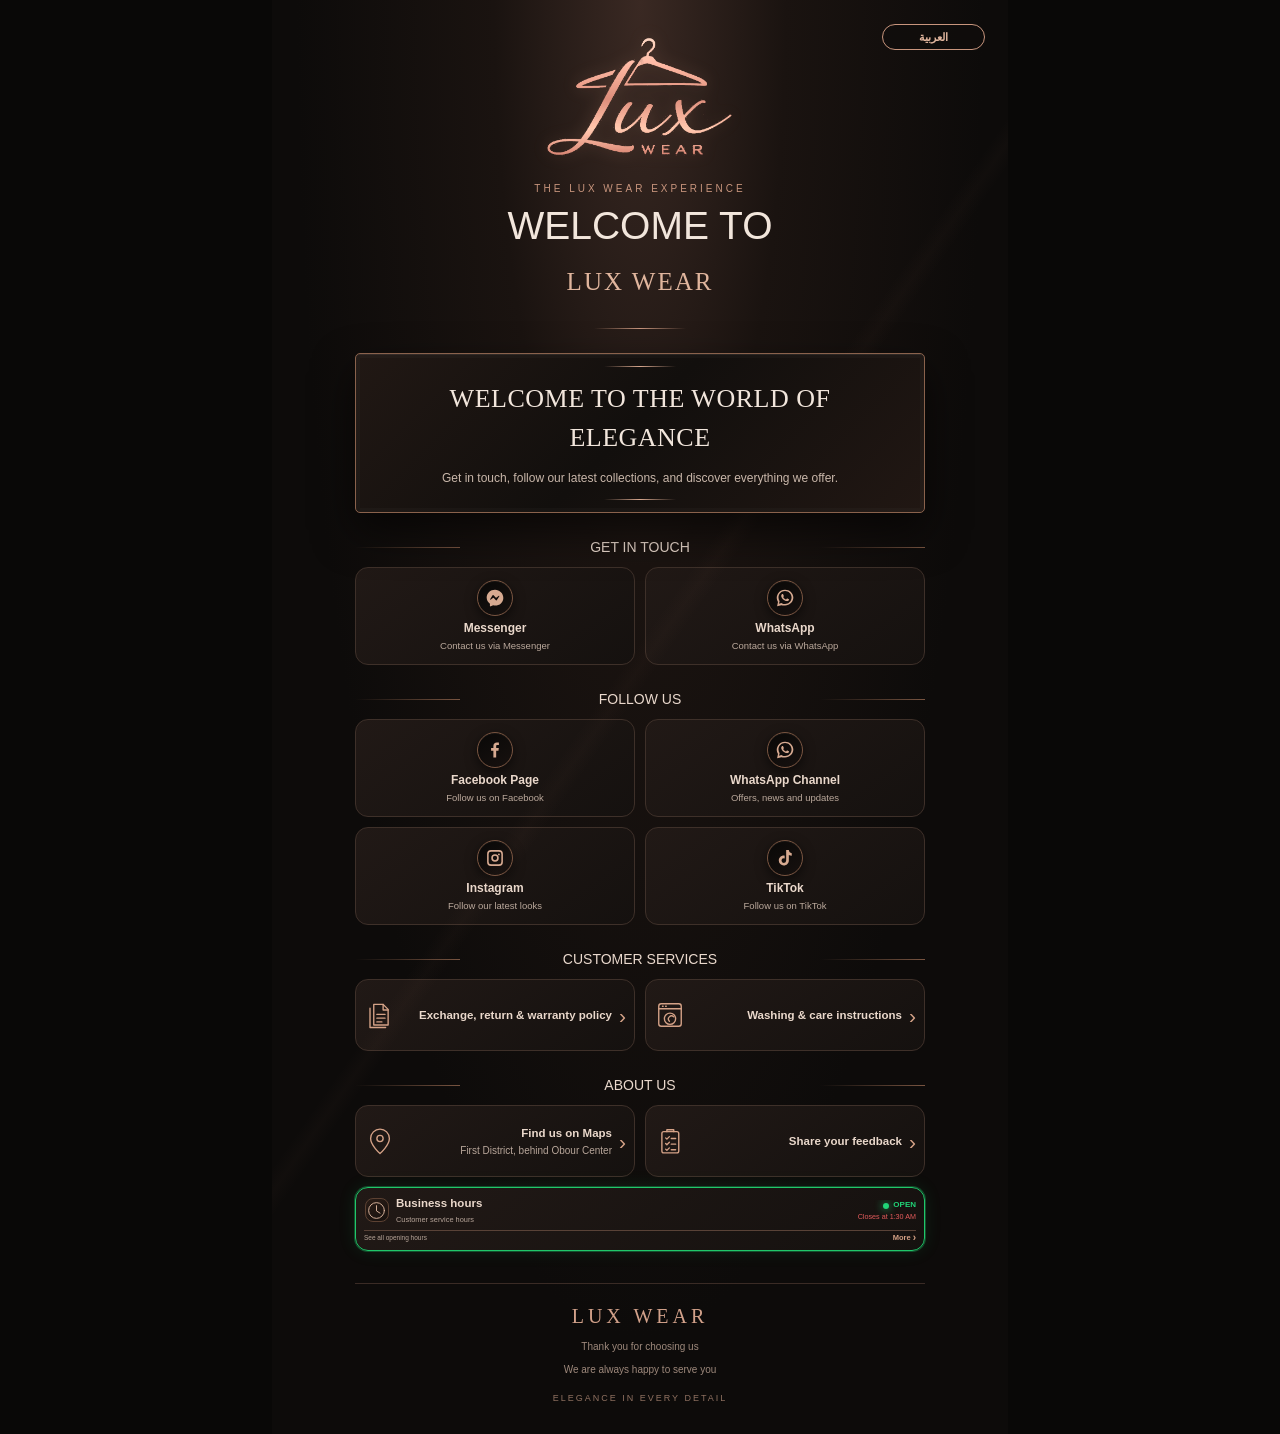
<file: index.html>
<!doctype html><html lang="ar" dir="rtl"><head><meta charset="utf-8"><meta name="viewport" content="width=device-width,initial-scale=1"><meta name="theme-color" content="#100d0c"><meta name="description" content="LUX WEAR — تواصل معنا وتابع صفحاتنا وخدماتنا."><title>LUX WEAR | الصفحة الرئيسية</title><style>
:root{--bg:#100d0c;--panel:#1b1512;--panel2:#241a16;--rose:#c8957d;--rose2:#e0b59d;--ivory:#f2e6dc;--muted:#b7a398;--line:#594237}*{box-sizing:border-box}body{margin:0;background:#090807;color:var(--ivory);font-family:Tahoma,Arial,sans-serif}.page{width:min(100%,736px);min-height:100vh;margin:auto;position:relative;overflow:hidden;background:radial-gradient(ellipse at 50% 0%,#3a2923 0,#1a1310 28%,#0d0b0a 66%);padding:34px 26px 28px}.page:before{content:"";position:absolute;inset:0;pointer-events:none;opacity:.22;background:linear-gradient(125deg,transparent 0 47%,#b77e6320 48%,transparent 49% 100%)}.top,.content,.footer{position:relative}.top{text-align:center}.logo{display:block;width:28.1%;height:auto;margin:0 auto 24px;filter:drop-shadow(0 0 8px #d99a7c35)}.eyebrow{font:10px Arial,sans-serif;letter-spacing:3px;color:var(--rose);margin-bottom:10px}.title{font-size:clamp(27px,5vw,39px);font-weight:500;margin:0;color:var(--ivory)}.subtitle{font-size:13px;line-height:2;color:#c2b1a5;margin:9px auto 0;max-width:440px}.ornament{height:1px;width:92px;margin:21px auto 24px;background:linear-gradient(90deg,transparent,var(--rose),transparent)}.search{max-width:570px;margin:0 auto;padding:23px 22px 19px;border:1px solid #795541;border-radius:18px;background:linear-gradient(145deg,#281d19,#17110f);box-shadow:0 15px 38px #0008,inset 0 1px #ffffff0c}.searchlabel{display:block;text-align:center;font-size:14px;color:#e9d7ca;margin-bottom:15px}.field{display:flex;gap:9px}.field input{flex:1;min-width:0;background:#0d0a09;border:1px solid #5e463a;border-radius:11px;color:#f4e8de;text-align:center;font-size:16px;padding:14px 12px;outline:none;letter-spacing:1px}.field input:focus{border-color:var(--rose2);box-shadow:0 0 0 3px #c8957d20}.field button{border:0;border-radius:11px;padding:0 21px;background:linear-gradient(135deg,#e0b69d,#b47d63);color:#211510;font-weight:700;font-size:13px;cursor:pointer}.hint{text-align:center;color:#9f8879;font-size:11px;margin-top:12px}.invoice{max-width:570px;margin:16px auto 0;padding:14px 17px;border:1px solid #3b2e28;border-radius:13px;background:#15110f;display:flex;align-items:center;gap:13px}.invicon{width:38px;height:38px;border-radius:10px;display:grid;place-items:center;color:var(--rose2);border:1px solid #654838;background:#251a16;font-size:19px;flex:none}.invoice p{margin:0;color:#bba99c;font-size:11px;line-height:1.9}.invoice b{color:#e2c4b2}.invoice .fieldname{display:inline-block;padding:2px 7px;margin:2px 2px;border:1px solid #73503e;border-radius:5px;color:#e8c4ae;background:#241a16;white-space:nowrap}.sectionhead{max-width:570px;margin:29px auto 12px;display:flex;justify-content:space-between;align-items:center}.sectionhead h2{font-size:14px;font-weight:500;margin:0;color:#ead9cd}.sectionhead span{font:10px Arial,sans-serif;letter-spacing:1px;color:#b88770}.codes{max-width:570px;margin:0 auto;display:grid;grid-template-columns:repeat(3,1fr);gap:9px}.codeitem{border:1px solid #3e3029;border-radius:11px;background:#191310;padding:11px;text-align:center}.codeitem b{display:block;color:#e0b59d;font:12px Arial,sans-serif;letter-spacing:1px;margin-bottom:5px}.codeitem span{font-size:10px;color:#bba99c}.result{display:none;max-width:570px;margin:20px auto 0}.result.show{display:block;animation:fade .3s ease}@keyframes fade{from{opacity:0;transform:translateY(8px)}to{opacity:1;transform:none}}.resulthead{padding:18px 19px;border:1px solid #6c4a39;border-radius:15px;background:linear-gradient(130deg,#281c17,#17110f);display:flex;justify-content:space-between;align-items:center;gap:10px}.resulthead h3{margin:0;font-size:20px;font-weight:500}.resulthead p{margin:6px 0 0;color:#b49e90;font-size:11px}.codepill{font:11px Arial,sans-serif;letter-spacing:1px;border:1px solid #825d49;border-radius:30px;padding:8px 11px;color:#e0b59d;white-space:nowrap}.grid{display:grid;grid-template-columns:1fr 1fr;gap:10px;margin-top:11px}.tile{border:1px solid #3e3029;border-radius:13px;background:linear-gradient(145deg,#211916,#15110f);padding:14px;min-height:108px}.tile .ico{color:#d5a287;font-size:19px;margin-bottom:8px}.tile b{display:block;font-size:12px;color:#ead8cb;margin-bottom:6px}.tile p{margin:0;font-size:11px;line-height:1.8;color:#b8a69a}.warning{border-inline-start:2px solid var(--rose);border-radius:8px;background:#241a16;padding:12px 14px;color:#cbb9ac;font-size:11px;line-height:1.9;margin-top:11px}.error{display:none;text-align:center;color:#e2a29b;font-size:12px;margin-top:12px}.footer{text-align:center;margin:34px auto 0;padding-top:21px;border-top:1px solid #3a2b25;color:#b99a87}.footer .brand{font:20px Georgia,serif;letter-spacing:4px;color:#d2a18a}.footer p{font-size:10px;line-height:1.8;color:#9e897c;margin:8px 0 0}.footer .small{font:9px Arial,sans-serif;letter-spacing:2px;color:#8f7161;margin-top:12px}@media(max-width:480px){.page{padding:25px 15px 23px}.logo{margin-bottom:20px}.search{padding:19px 15px}.field{flex-direction:column}.field button{padding:14px}.grid{gap:8px}.tile{padding:11px;min-height:116px}.resulthead h3{font-size:18px}.codes{grid-template-columns:repeat(2,1fr)}}

.page{container-type:inline-size}
.page .language{position:absolute;right:3.1%;top:1.7%;z-index:2;border:1.4px solid var(--rose);border-radius:999px;background:#100d0cb8;color:var(--rose2);font-size:1.8cqw;font-weight:bold;padding:1.05cqw 2.2cqw;min-width:16%;cursor:pointer}

/* Homepage content — matched to the Care Guide visual system */
a{color:inherit;text-decoration:none}button{font:inherit}
.welcome{position:relative;max-width:570px;margin:0 auto 22px;text-align:center;padding:25px 20px 23px;border:1px solid #8a624c;border-radius:5px;background:linear-gradient(135deg,#211814 0%,#120f0d 48%,#211713 100%);box-shadow:0 18px 42px #0009,inset 0 0 0 4px #ffffff05,inset 0 1px #ffffff12;overflow:hidden}
.welcome:before,.welcome:after{content:"";position:absolute;left:50%;transform:translateX(-50%);width:72px;height:1px;background:linear-gradient(90deg,transparent,#d7a78e,transparent)}
.welcome:before{top:12px}.welcome:after{bottom:12px}
.welcome-kicker{margin:0 0 10px;color:#f2e6dc;font:500 clamp(20px,3.8vw,26px) Georgia,serif;letter-spacing:.5px;line-height:1.5}
.welcome-brand{margin:0;color:#f2e6dc;font:500 clamp(23px,4.6vw,31px) Georgia,serif;letter-spacing:1.4px}
.welcome-note{margin:10px 0 0;color:#c9b7aa;font-size:12px;line-height:1.9}
.section-title{justify-content:center;text-align:center;gap:15px}
.section-title:before,.section-title:after{content:"";display:block;flex:1;max-width:105px;height:1px;background:linear-gradient(90deg,transparent,#795541)}
.section-title:after{background:linear-gradient(90deg,#795541,transparent)}
.section{max-width:570px;margin:26px auto 0}
.section-title{display:flex;align-items:center;justify-content:space-between;gap:10px;margin:0 0 12px;color:#ead9cd;font-size:14px;font-weight:500}
.section-title:after{content:"";height:1px;flex:1;background:linear-gradient(90deg,transparent,#795541)}
.grid{display:grid;grid-template-columns:repeat(2,minmax(0,1fr));gap:10px}
.social-card{min-height:108px;display:flex;flex-direction:column;align-items:center;justify-content:center;text-align:center;gap:5px;padding:12px 8px;border:1px solid #3e3029;border-radius:13px;background:linear-gradient(145deg,#211916,#15110f);transition:border-color .2s,transform .2s}
.social-card:hover,.action-card:hover{border-color:#c8957d;transform:translateY(-2px)}
.social-icon{width:40px;height:40px;display:grid;place-items:center;border-radius:50%;color:#d7aa91;background:linear-gradient(145deg,#090807,#17110f);border:1px solid #795541;box-shadow:inset 0 1px #ffffff0a,0 4px 12px #0008;margin-bottom:2px}
.social-icon svg{width:22px;height:22px;display:block}
.social-name{font-size:13px;font-weight:700;color:#ead8cb}
.social-desc{font-size:10px;color:#bba99c;line-height:1.5}
.action-card{min-height:78px;display:flex;align-items:center;gap:9px;padding:10px;border:1px solid #3e3029;border-radius:13px;background:linear-gradient(145deg,#211916,#15110f);transition:border-color .2s,transform .2s}
.action-icon{width:36px;min-width:36px;height:36px;display:grid;place-items:center;color:#d5a287}
.action-icon svg{width:34px;height:34px;stroke:currentColor}
.action-text{flex:1;min-width:0;font-size:12px;font-weight:700;line-height:1.6;color:#ead8cb}
.action-text small{display:block;color:#b8a69a;font-size:10px;font-weight:400}
.action-arrow{color:#d5a287;font-size:23px;line-height:1;margin-inline-start:auto}
html[dir="rtl"] .action-arrow{transform:scaleX(-1)}
.hours-card{grid-column:1/-1;position:relative;display:block;text-align:center;padding:12px 48px 11px;border:1.8px solid #3e3029;transition:border-color .25s,box-shadow .25s}.hours-card.open{border-color:#20c76a;box-shadow:0 0 0 1px #20c76a55,0 0 17px #20c76a20}.hours-card.closed{border-color:#f0444f;box-shadow:0 0 0 1px #f0444f55,0 0 17px #f0444f20}.hours-card .action-icon{position:absolute;inset-inline-start:12px;top:50%;transform:translateY(-50%)}.hours-card .action-arrow{position:absolute;inset-inline-end:12px;top:50%;transform:translateY(-50%)}html[dir="rtl"] .hours-card .action-arrow{transform:translateY(-50%) scaleX(-1)}.hours-card .action-text{display:block;width:100%;text-align:right}.hours-card .action-text>[data-ar],[data-en]{display:block;text-align:right}.hours-live{position:relative;display:flex;align-items:center;justify-content:flex-start;width:100%;min-height:20px;margin-top:4px;font-size:11px;font-weight:700;line-height:1.7}.hours-state-wrap{display:inline-flex;align-items:center;gap:6px;white-space:nowrap}.hours-dot{width:8px;height:8px;flex:none;border-radius:50%;background:currentColor;box-shadow:0 0 8px currentColor}.hours-live.open{color:#20d477}.hours-live.closed{color:#ff4b55}.hours-live small{position:absolute;left:50%;top:50%;transform:translate(-50%,-50%);display:block;white-space:nowrap;text-align:center;font-size:10px;font-weight:400;color:#c1afa3}.hours-live .digits{font-family:Arial,sans-serif;direction:ltr;unicode-bidi:isolate;letter-spacing:.2px}
.footer{max-width:570px;text-align:center;margin:32px auto 0;padding-top:21px;border-top:1px solid #3a2b25;color:#b99a87}
.footer .brand{font:20px Georgia,serif;letter-spacing:4px;color:#d2a18a}
.footer p{font-size:10px;line-height:1.8;color:#9e897c;margin:8px 0 0}
.footer .small{font:9px Arial,sans-serif;letter-spacing:2px;color:#8f7161;margin-top:12px}
@media(max-width:480px){.grid{gap:8px}.social-card{min-height:102px}.action-card{padding:9px}.section{margin-top:23px}}

/* LUX WEAR refinement: right-side hours layout + slightly more compact controls */
.hours-card{padding:11px 50px 10px 42px}
.hours-card .action-icon{right:12px;left:auto;inset-inline-start:auto;inset-inline-end:auto;top:50%;transform:translateY(-50%)}
.hours-card .action-arrow{left:12px;right:auto;inset-inline-start:auto;inset-inline-end:auto;top:50%;transform:translateY(-50%)}
html[dir="rtl"] .hours-card .action-arrow{transform:translateY(-50%)}
.hours-card .action-text,
.hours-card .action-text>[data-ar],
.hours-card .action-text>[data-en]{text-align:right}
.social-card{min-height:98px;padding:10px 7px;gap:4px}
.social-icon{width:36px;height:36px;margin-bottom:1px}
.social-icon svg{width:20px;height:20px}
.social-name{font-size:12px}
.social-desc{font-size:9.5px}
.action-card{min-height:72px;padding:8px;gap:7px}
.action-icon{width:32px;min-width:32px;height:32px}
.action-icon svg{width:30px;height:30px}
.action-text{font-size:11.5px}
.action-arrow{font-size:21px}
.page .language{padding:.8cqw 1.8cqw;min-width:14%;font-size:1.65cqw}
@media(max-width:480px){
 .social-card{min-height:94px;padding:9px 6px}
 .action-card{min-height:68px;padding:7px}
 .hours-card{padding:10px 46px 9px 38px}
 .hours-card .action-icon{right:9px}
 .hours-card .action-arrow{left:9px}
}

/* Language-aware layout: mirror all card content and hours controls with page direction */
html[dir="rtl"] .action-card{direction:rtl}
html[dir="ltr"] .action-card{direction:ltr}
html[dir="rtl"] .hours-card .action-icon{inset-inline-start:12px;inset-inline-end:auto;right:auto;left:auto}
html[dir="ltr"] .hours-card .action-icon{inset-inline-start:12px;inset-inline-end:auto;right:auto;left:auto}
.hours-card .action-arrow{inset-inline-end:12px;inset-inline-start:auto;right:auto;left:auto}
html[dir="rtl"] .hours-card .action-arrow{transform:translateY(-50%) scaleX(-1)}
html[dir="ltr"] .hours-card .action-arrow{transform:translateY(-50%)}
.hours-card .action-text,
.hours-card .action-text>[data-ar],
.hours-card .action-text>[data-en]{text-align:start}
.hours-live{direction:inherit;justify-content:flex-start}
.hours-live small{inset-inline-start:50%;left:auto;right:auto;transform:translate(-50%,-50%)}
html[dir="rtl"] .hours-live small{transform:translate(50%,-50%)}
html[dir="ltr"] .hours-live small{transform:translate(-50%,-50%)}

/* Final layout repair: keep the welcome centered and prevent hours/footer overlap */
.top,
.top .eyebrow,
.top .title,
.top .subtitle,
.welcome,
.welcome-kicker,
.welcome-note,
.footer,
.footer .brand,
.footer p,
.footer .small {
  text-align: center !important;
}
.welcome {
  direction: inherit;
  margin-left: auto !important;
  margin-right: auto !important;
}
.top .title,
.welcome-kicker,
.welcome-note {
  margin-left: auto;
  margin-right: auto;
}
.hours-card {
  display: flex !important;
  align-items: center !important;
  justify-content: space-between !important;
  gap: 10px !important;
  text-align: center !important;
  padding: 12px 14px !important;
  min-height: 88px;
}
.hours-card .action-icon,
.hours-card .action-arrow {
  position: static !important;
  inset: auto !important;
  right: auto !important;
  left: auto !important;
  top: auto !important;
  transform: none !important;
  flex: 0 0 auto;
}
.hours-card .action-text {
  display: flex !important;
  flex: 1 1 auto !important;
  flex-direction: column;
  align-items: center;
  justify-content: center;
  width: auto !important;
  min-width: 0;
  text-align: center !important;
  line-height: 1.7;
}
.hours-card .action-text > [data-ar],
.hours-card .action-text > [data-en] {
  display: block;
  width: 100%;
  text-align: center !important;
}
.hours-live {
  position: static !important;
  display: flex !important;
  flex-wrap: wrap;
  align-items: center;
  justify-content: center !important;
  gap: 4px 9px;
  width: 100%;
  min-height: 0 !important;
  margin-top: 3px;
  line-height: 1.6;
  direction: inherit;
}
.hours-live small {
  position: static !important;
  inset: auto !important;
  display: inline !important;
  transform: none !important;
  white-space: normal;
  text-align: center !important;
  font-size: 10px;
  line-height: 1.6;
}
.hours-state-wrap {
  display: inline-flex;
  align-items: center;
  gap: 5px;
}
.footer {
  margin-top: 32px !important;
  padding-top: 21px !important;
}
.footer p {
  display: flex;
  flex-direction: column;
  align-items: center;
  gap: 5px;
  margin: 10px 0 0 !important;
  line-height: 1.8 !important;
}
.footer p span {
  display: block;
  margin: 0;
  line-height: 1.8;
}
.footer .small {
  display: block;
  margin: 12px auto 0 !important;
  line-height: 1.6;
}
@media (max-width: 480px) {
  .hours-card { padding: 11px 10px !important; gap: 7px !important; }
  .hours-card .action-icon { width: 30px; min-width: 30px; height: 30px; }
  .hours-card .action-icon svg { width: 28px; height: 28px; }
  .hours-card .action-arrow { font-size: 20px; }
  .hours-card .action-text { font-size: 11.5px; }
  .hours-live small { font-size: 9.5px; }
}


/* Compact business-hours card: title beside clock, status and closing time below, more link at the edge */
.hours-card {
  display:flex !important;
  align-items:center !important;
  justify-content:space-between !important;
  min-height:68px !important;
  height:auto !important;
  padding:8px 12px !important;
  gap:10px !important;
  text-align:start !important;
  direction:inherit !important;
}
.hours-card .action-icon {
  position:static !important;
  inset:auto !important;
  transform:none !important;
  width:30px !important;
  min-width:30px !important;
  height:30px !important;
  flex:0 0 30px !important;
}
.hours-card .action-icon svg { width:29px !important; height:29px !important; }
.hours-card .action-text {
  display:flex !important;
  flex:1 1 auto !important;
  flex-direction:column !important;
  justify-content:center !important;
  align-items:stretch !important;
  width:auto !important;
  min-width:0 !important;
  text-align:start !important;
  line-height:1.45 !important;
  gap:2px !important;
}
.hours-card .hours-title {
  display:block !important;
  width:100%;
  font-size:12px;
  font-weight:700;
  text-align:start !important;
}
.hours-card .hours-live {
  position:static !important;
  display:flex !important;
  align-items:center !important;
  justify-content:space-between !important;
  gap:8px !important;
  width:100% !important;
  min-height:0 !important;
  margin:0 !important;
  line-height:1.5 !important;
  font-size:10px !important;
  direction:inherit !important;
}
.hours-card .hours-state-wrap {
  display:inline-flex !important;
  align-items:center !important;
  gap:5px !important;
  white-space:nowrap !important;
  flex:0 0 auto;
}
.hours-card .hours-dot { width:7px !important; height:7px !important; }
.hours-card .hours-live small {
  position:static !important;
  inset:auto !important;
  transform:none !important;
  display:block !important;
  flex:1 1 auto !important;
  min-width:0;
  white-space:nowrap !important;
  text-align:center !important;
  font-size:9.5px !important;
  color:#c1afa3 !important;
}
.hours-card .hours-more {
  display:inline-flex !important;
  align-items:center !important;
  gap:4px !important;
  flex:0 0 auto !important;
  white-space:nowrap !important;
  color:#d5a287 !important;
  font-size:10px !important;
  font-weight:700 !important;
}
.hours-card .hours-more i {
  display:inline-block;
  font-style:normal;
  font-size:17px;
  line-height:1;
}
html[dir="rtl"] .hours-card .hours-more i { transform:scaleX(-1); }
html[dir="ltr"] .hours-card .hours-more i { transform:none; }
@media(max-width:480px) {
  .hours-card { min-height:64px !important; padding:7px 9px !important; gap:7px !important; }
  .hours-card .action-icon { width:27px !important; min-width:27px !important; height:27px !important; flex-basis:27px !important; }
  .hours-card .action-icon svg { width:27px !important; height:27px !important; }
  .hours-card .hours-title { font-size:11px; }
  .hours-card .hours-live { font-size:9px !important; gap:5px !important; }
  .hours-card .hours-live small { font-size:8.5px !important; }
  .hours-card .hours-more { font-size:9px !important; gap:2px !important; }
  .hours-card .hours-more i { font-size:15px; }
}



/* Hours card: compact three-line hierarchy, matching the other action labels */
.hours-card {
  display:grid !important;
  grid-template-columns:minmax(0,1fr) 28px !important;
  grid-template-rows:auto auto auto !important;
  grid-template-areas:"text icon" "text icon" "more icon" !important;
  align-items:center !important;
  column-gap:7px !important;
  row-gap:0 !important;
  min-height:59px !important;
  height:auto !important;
  padding:5px 9px !important;
  direction:rtl !important;
  text-align:right !important;
}
.hours-card .action-icon {
  grid-area:icon !important;
  position:static !important;
  inset:auto !important;
  transform:none !important;
  width:27px !important;
  min-width:27px !important;
  height:27px !important;
  justify-self:center !important;
  align-self:center !important;
}
.hours-card .action-icon svg { width:27px !important; height:27px !important; }
.hours-card .action-text {
  grid-area:text !important;
  display:block !important;
  width:auto !important;
  min-width:0 !important;
  align-self:center !important;
  text-align:right !important;
  font-size:11.5px !important;
  line-height:1.35 !important;
  font-weight:700 !important;
}
.hours-card .hours-title {
  display:block !important;
  width:100% !important;
  margin:0 0 2px !important;
  font-size:inherit !important;
  line-height:1.35 !important;
  font-weight:700 !important;
  text-align:right !important;
}
.hours-card .hours-live {
  position:static !important;
  display:flex !important;
  align-items:center !important;
  justify-content:flex-start !important;
  gap:10px !important;
  width:100% !important;
  min-height:0 !important;
  margin:0 !important;
  font-size:10px !important;
  line-height:1.35 !important;
  direction:rtl !important;
}
.hours-card .hours-state-wrap { gap:5px !important; }
.hours-card .hours-dot { width:7px !important; height:7px !important; }
.hours-card .hours-live small {
  position:static !important;
  inset:auto !important;
  transform:none !important;
  display:inline-block !important;
  flex:0 1 auto !important;
  min-width:0 !important;
  white-space:nowrap !important;
  text-align:right !important;
  font-size:9.5px !important;
  line-height:1.35 !important;
}
.hours-card .hours-more {
  grid-area:more !important;
  display:inline-flex !important;
  justify-self:start !important;
  align-self:end !important;
  align-items:center !important;
  gap:3px !important;
  margin-top:1px !important;
  white-space:nowrap !important;
  font-size:9px !important;
  line-height:1.2 !important;
}
.hours-card .hours-more i { font-size:14px !important; }
html[dir="ltr"] .hours-card {
  direction:ltr !important;
  grid-template-columns:28px minmax(0,1fr) !important;
  grid-template-areas:"icon text" "icon text" "icon more" !important;
  text-align:left !important;
}
html[dir="ltr"] .hours-card .action-text,
html[dir="ltr"] .hours-card .hours-title { text-align:left !important; }
html[dir="ltr"] .hours-card .hours-live { direction:ltr !important; }
html[dir="ltr"] .hours-card .hours-more { justify-self:end !important; }


/* Correct Arabic hours-card order: clock at far right, text beside it, More at bottom-left */
html[dir="rtl"] .hours-card {
  direction: rtl !important;
  display: flex !important;
  flex-direction: row !important;
  align-items: center !important;
  justify-content: flex-start !important;
  position: relative !important;
  min-height: 68px !important;
  padding: 7px 10px 19px !important;
  gap: 8px !important;
  text-align: right !important;
}
html[dir="rtl"] .hours-card .action-icon {
  order: 0 !important;
  position: static !important;
  flex: 0 0 29px !important;
  width: 29px !important;
  min-width: 29px !important;
  height: 29px !important;
  margin: 0 !important;
  align-self: center !important;
}
html[dir="rtl"] .hours-card .action-text {
  order: 1 !important;
  flex: 1 1 auto !important;
  min-width: 0 !important;
  width: auto !important;
  display: flex !important;
  flex-direction: column !important;
  align-items: stretch !important;
  justify-content: center !important;
  align-self: center !important;
  text-align: right !important;
  font-size: 11.5px !important;
  line-height: 1.4 !important;
  margin: 0 !important;
}
html[dir="rtl"] .hours-card .hours-title {
  width: 100% !important;
  text-align: right !important;
  font-size: 11.5px !important;
  line-height: 1.4 !important;
  margin: 0 0 2px !important;
}
html[dir="rtl"] .hours-card .hours-live {
  position: relative !important;
  direction: rtl !important;
  display: flex !important;
  align-items: center !important;
  justify-content: flex-start !important;
  width: 100% !important;
  min-height: 15px !important;
  margin: 0 !important;
  gap: 0 !important;
  text-align: right !important;
}
html[dir="rtl"] .hours-card .hours-state-wrap {
  display: inline-flex !important;
  align-items: center !important;
  gap: 5px !important;
  white-space: nowrap !important;
  margin-inline-end: 0 !important;
}
html[dir="rtl"] .hours-card .hours-live small {
  position: absolute !important;
  inset-inline-start: 50% !important;
  top: 50% !important;
  transform: translate(50%,-50%) !important;
  display: block !important;
  width: max-content !important;
  max-width: 55% !important;
  white-space: nowrap !important;
  text-align: center !important;
  font-size: 9.5px !important;
  line-height: 1.3 !important;
}
html[dir="rtl"] .hours-card .hours-more {
  position: absolute !important;
  left: 9px !important;
  right: auto !important;
  bottom: 4px !important;
  display: inline-flex !important;
  align-items: center !important;
  justify-self: auto !important;
  align-self: auto !important;
  gap: 3px !important;
  margin: 0 !important;
  font-size: 9px !important;
  line-height: 1.2 !important;
}
html[dir="rtl"] .hours-card .hours-more i {
  transform: scaleX(-1) !important;
}
html[dir="ltr"] .hours-card {
  direction: ltr !important;
  display: flex !important;
  flex-direction: row !important;
  align-items: center !important;
  position: relative !important;
  min-height: 68px !important;
  padding: 7px 10px 19px !important;
}
html[dir="ltr"] .hours-card .action-icon {
  order: 0 !important;
  position: static !important;
  flex: 0 0 29px !important;
  width: 29px !important;
  min-width: 29px !important;
  height: 29px !important;
}
html[dir="ltr"] .hours-card .action-text {
  order: 1 !important;
  flex: 1 1 auto !important;
  min-width: 0 !important;
  display: flex !important;
  flex-direction: column !important;
  text-align: left !important;
}
html[dir="ltr"] .hours-card .hours-title { text-align:left !important; font-size:11.5px !important; }
html[dir="ltr"] .hours-card .hours-live { direction:ltr !important; position:relative !important; }
html[dir="ltr"] .hours-card .hours-live small {
  position:absolute !important;
  left:50% !important;
  right:auto !important;
  top:50% !important;
  transform:translate(-50%,-50%) !important;
  width:max-content !important;
  max-width:55% !important;
  text-align:center !important;
}
html[dir="ltr"] .hours-card .hours-more {
  position:absolute !important;
  right:9px !important;
  left:auto !important;
  bottom:4px !important;
}
html[dir="ltr"] .hours-card .hours-more i { transform:none !important; }
/* Final explicit placement: icon/info on the right, live status on the left.
   Footer action stays on the right; remaining-hours note stays on the left. */
html[dir="rtl"] .hours-card {
  direction:ltr !important;
  grid-template-columns:minmax(0,1fr) auto 30px !important;
  grid-template-areas:"status info icon" "bottom bottom bottom" !important;
}
html[dir="rtl"] .hours-card .hours-info {
  direction:rtl !important;
  align-items:flex-end !important;
  text-align:right !important;
}
html[dir="rtl"] .hours-card .hours-title,
html[dir="rtl"] .hours-card .hours-info small { text-align:right !important; }
html[dir="rtl"] .hours-card .hours-status {
  direction:rtl !important;
  justify-content:flex-start !important;
}
html[dir="rtl"] .hours-card .hours-live {
  direction:rtl !important;
  align-items:flex-start !important;
  text-align:right !important;
}
html[dir="rtl"] .hours-card .hours-bottom {
  direction:rtl !important;
  flex-direction:row !important;
  justify-content:space-between !important;
}
html[dir="rtl"] .hours-card .hours-more { order:2 !important; margin-inline-start:auto !important; }
html[dir="rtl"] .hours-card .hours-bottom-note { order:1 !important; margin-inline-end:auto !important; }
@media(max-width:480px) {
  .hours-card { min-height:68px !important; padding:7px 9px 18px !important; gap:7px !important; }
  .hours-card .action-icon,
  html[dir="rtl"] .hours-card .action-icon,
  html[dir="ltr"] .hours-card .action-icon {
    flex-basis:27px !important; width:27px !important; min-width:27px !important; height:27px !important;
  }
  .hours-card .action-icon svg { width:27px !important; height:27px !important; }
}


/* Final compact luxury hours card — only this component is restyled */
.hours-card {
  display:grid !important;
  grid-template-columns:minmax(0,1fr) auto 32px !important;
  grid-template-rows:auto auto !important;
  grid-template-areas:"status info icon" "bottom bottom bottom" !important;
  align-items:center !important;
  column-gap:10px !important;
  row-gap:5px !important;
  min-height:0 !important;
  height:auto !important;
  padding:8px 10px 7px !important;
  text-align:initial !important;
  direction:rtl !important;
  border-radius:13px !important;
}
.hours-card .action-icon {
  grid-area:icon !important;
  position:static !important;
  inset:auto !important;
  transform:none !important;
  display:grid !important;
  place-items:center !important;
  width:30px !important; min-width:30px !important; height:30px !important;
  flex:none !important; border-radius:9px !important;
  background:linear-gradient(145deg,#2a1d17,#17110e) !important;
  border:1px solid #5c4132 !important;
  color:#d9b49d !important;
}
.hours-card .action-icon svg { width:22px !important; height:22px !important; }
.hours-card .hours-info {
  grid-area:info !important; min-width:0 !important;
  display:flex !important; flex-direction:column !important;
  align-items:flex-start !important; justify-content:center !important;
  text-align:right !important; gap:1px !important;
}
.hours-card .hours-title {
  display:block !important; margin:0 !important; width:100% !important;
  color:#ead8cb !important; font-size:11.5px !important;
  line-height:1.35 !important; font-weight:700 !important; text-align:right !important;
}
.hours-card .hours-info small {
  display:block !important; color:#a9988d !important;
  font-size:9px !important; line-height:1.35 !important;
  font-weight:400 !important; white-space:nowrap !important;
}
.hours-card .hours-status {
  grid-area:status !important; min-width:0 !important;
  display:flex !important; align-items:center !important; justify-content:flex-start !important;
}
.hours-card .hours-live {
  display:flex !important; flex-direction:column !important;
  align-items:flex-start !important; justify-content:center !important;
  gap:1px !important; width:auto !important; min-height:0 !important;
  margin:0 !important; position:static !important;
  font-size:9.5px !important; line-height:1.35 !important;
  font-weight:700 !important; white-space:nowrap !important; direction:rtl !important;
}
.hours-card .hours-state-wrap { display:inline-flex !important; align-items:center !important; gap:4px !important; white-space:nowrap !important; }
.hours-card .hours-dot { width:6px !important; height:6px !important; flex:none !important; }
.hours-card .hours-live small {
  display:block !important; position:static !important; inset:auto !important;
  transform:none !important; width:auto !important; max-width:none !important;
  color:#c1afa3 !important; font-size:8.5px !important;
  line-height:1.35 !important; font-weight:400 !important;
  white-space:nowrap !important; text-align:start !important;
}
.hours-card .hours-bottom {
  grid-area:bottom !important; display:flex !important;
  align-items:center !important; justify-content:space-between !important;
  gap:8px !important; min-width:0 !important;
  border-top:1px solid #49372e !important; padding-top:5px !important;
}
.hours-card .hours-more {
  position:static !important; display:inline-flex !important;
  align-items:center !important; justify-self:auto !important; align-self:auto !important;
  gap:3px !important; margin:0 !important; flex:none !important;
  color:#d9b49d !important; font-size:9px !important;
  line-height:1.2 !important; font-weight:700 !important; white-space:nowrap !important;
}
.hours-card .hours-more i { display:inline-block !important; font-style:normal !important; font-size:13px !important; line-height:1 !important; }
.hours-card .hours-bottom-note { color:#79685e !important; font-size:8px !important; line-height:1.2 !important; white-space:nowrap !important; }
html[dir="rtl"] .hours-card .hours-more i { transform:scaleX(-1) !important; }
html[dir="ltr"] .hours-card {
  direction:ltr !important;
  grid-template-columns:32px minmax(0,1fr) auto !important;
  grid-template-areas:"icon info status" "bottom bottom bottom" !important;
}
html[dir="ltr"] .hours-card .hours-info,
html[dir="ltr"] .hours-card .hours-title { text-align:left !important; align-items:flex-start !important; }
html[dir="ltr"] .hours-card .hours-live { direction:ltr !important; align-items:flex-start !important; }
html[dir="ltr"] .hours-card .hours-bottom { direction:ltr !important; }
html[dir="ltr"] .hours-card .hours-more i { transform:none !important; }
@media(max-width:480px) {
  .hours-card { column-gap:7px !important; row-gap:4px !important; padding:7px 8px 6px !important; }
  .hours-card .action-icon { width:28px !important; min-width:28px !important; height:28px !important; }
  .hours-card .action-icon svg { width:21px !important; height:21px !important; }
  .hours-card .hours-title { font-size:11px !important; }
  .hours-card .hours-info small { font-size:8.5px !important; }
  .hours-card .hours-live { font-size:9px !important; }
  .hours-card .hours-live small { font-size:8px !important; }
  .hours-card .hours-bottom-note { font-size:7.5px !important; }
}


/* Final compact business-hours card */
.hours-card{
  display:grid !important;
  grid-template-columns:minmax(0,1fr) auto 27px !important;
  grid-template-rows:27px 13px !important;
  grid-template-areas:"status info icon" "bottom bottom bottom" !important;
  align-items:center !important;
  column-gap:7px !important;
  row-gap:3px !important;
  min-height:0 !important;
  height:auto !important;
  padding:5px 8px 4px !important;
  border-radius:13px !important;
  direction:rtl !important;
  text-align:right !important;
}
.hours-card .action-icon{grid-area:icon !important;width:25px !important;min-width:25px !important;height:25px !important;border-radius:8px !important;}
.hours-card .action-icon svg{width:19px !important;height:19px !important;}
.hours-card .hours-info{grid-area:info !important;min-width:0 !important;gap:0 !important;}
.hours-card .hours-title{font-size:10.5px !important;line-height:1.2 !important;white-space:nowrap !important;}
.hours-card .hours-info small{font-size:8px !important;line-height:1.2 !important;white-space:nowrap !important;}
.hours-card .hours-status{grid-area:status !important;min-width:0 !important;}
.hours-card .hours-live{gap:1px !important;font-size:8.5px !important;line-height:1.2 !important;}
.hours-card .hours-state-wrap{gap:4px !important;}
.hours-card .hours-dot{width:5px !important;height:5px !important;}
.hours-card .hours-live small{font-size:7.5px !important;line-height:1.2 !important;}
.hours-card .hours-bottom{grid-area:bottom !important;padding-top:2px !important;gap:5px !important;border-top:1px solid #49372e !important;min-height:0 !important;}
.hours-card .hours-more{font-size:8px !important;line-height:1 !important;}
.hours-card .hours-more i{font-size:12px !important;}
.hours-card .hours-bottom-note{font-size:7px !important;line-height:1 !important;}
html[dir="ltr"] .hours-card{direction:ltr !important;grid-template-columns:27px auto minmax(0,1fr) !important;grid-template-areas:"icon info status" "bottom bottom bottom" !important;text-align:left !important;}
html[dir="ltr"] .hours-card .hours-info{align-items:flex-start !important;text-align:left !important;}
html[dir="ltr"] .hours-card .hours-title,html[dir="ltr"] .hours-card .hours-info small{text-align:left !important;}
html[dir="ltr"] .hours-card .hours-live{direction:ltr !important;align-items:flex-start !important;}
html[dir="ltr"] .hours-card .hours-bottom{direction:ltr !important;}
html[dir="ltr"] .hours-card .hours-more i{transform:none !important;}
@media(max-width:380px){
 .hours-card{column-gap:5px !important;padding-inline:6px !important;grid-template-columns:minmax(0,1fr) auto 25px !important;}
 .hours-card .action-icon{width:23px !important;min-width:23px !important;height:23px !important;}
 .hours-card .hours-title{font-size:9.5px !important;}
 .hours-card .hours-info small{font-size:7.2px !important;}
 .hours-card .hours-live{font-size:7.8px !important;}
 .hours-card .hours-live small{font-size:7px !important;}
}

/* HARD OVERRIDE: genuinely compact hours card */
.grid > a.action-card.hours-card{
  box-sizing:border-box !important;
  display:grid !important;
  height:58px !important;
  min-height:58px !important;
  max-height:58px !important;
  padding:4px 8px 3px !important;
  grid-template-columns:minmax(0,1fr) auto 25px !important;
  grid-template-rows:30px 12px !important;
  grid-template-areas:"status info icon" "bottom bottom bottom" !important;
  column-gap:6px !important;
  row-gap:2px !important;
  align-items:center !important;
  overflow:hidden !important;
}
.grid > a.action-card.hours-card .action-icon{
  position:static !important; grid-area:icon !important;
  width:24px !important; min-width:24px !important; height:24px !important;
  margin:0 !important; transform:none !important;
}
.grid > a.action-card.hours-card .action-icon svg{width:18px !important;height:18px !important;}
.grid > a.action-card.hours-card .hours-info{grid-area:info !important;min-width:0 !important;gap:0 !important;}
.grid > a.action-card.hours-card .hours-title{font-size:10px !important;line-height:1.15 !important;}
.grid > a.action-card.hours-card .hours-info small{font-size:7.4px !important;line-height:1.15 !important;}
.grid > a.action-card.hours-card .hours-status{grid-area:status !important;min-width:0 !important;}
.grid > a.action-card.hours-card .hours-live{gap:0 !important;font-size:8px !important;line-height:1.1 !important;}
.grid > a.action-card.hours-card .hours-live small{font-size:7px !important;line-height:1.1 !important;}
.grid > a.action-card.hours-card .hours-bottom{grid-area:bottom !important;min-height:0 !important;padding-top:1px !important;gap:4px !important;}
.grid > a.action-card.hours-card .hours-more{font-size:7.5px !important;line-height:1 !important;}
.grid > a.action-card.hours-card .hours-more i{font-size:10px !important;}
.grid > a.action-card.hours-card .hours-bottom-note{font-size:6.5px !important;line-height:1 !important;}
html[dir="ltr"] .grid > a.action-card.hours-card{grid-template-columns:25px auto minmax(0,1fr) !important;grid-template-areas:"icon info status" "bottom bottom bottom" !important;}
@media(max-width:380px){.grid > a.action-card.hours-card{height:56px !important;min-height:56px !important;max-height:56px !important;padding-inline:6px !important;column-gap:4px !important;}}

/* Corrected hours card: balanced columns, no overlapping status text */
.grid > a.action-card.hours-card{
  grid-template-columns:minmax(0,1fr) minmax(0,1fr) 25px !important;
  grid-template-rows:30px 12px !important;
  grid-template-areas:"status info icon" "bottom bottom bottom" !important;
  column-gap:7px !important;
  row-gap:2px !important;
  height:58px !important; min-height:58px !important; max-height:58px !important;
  padding:4px 8px 3px !important;
  overflow:hidden !important;
}
.grid > a.action-card.hours-card .hours-status{
  display:flex !important; align-items:center !important; justify-content:center !important;
  min-width:0 !important; width:100% !important; overflow:hidden !important;
}
.grid > a.action-card.hours-card .hours-live{
  display:flex !important; flex-direction:column !important;
  align-items:center !important; justify-content:center !important;
  width:100% !important; min-width:0 !important; gap:2px !important;
  position:static !important; white-space:normal !important;
  text-align:center !important; line-height:1.15 !important;
}
.grid > a.action-card.hours-card .hours-state-wrap{
  display:inline-flex !important; align-items:center !important; justify-content:center !important;
  white-space:nowrap !important; gap:4px !important;
}
.grid > a.action-card.hours-card #hoursNext{
  display:block !important; position:static !important; inset:auto !important;
  transform:none !important; width:100% !important; max-width:100% !important;
  white-space:nowrap !important; overflow:hidden !important; text-overflow:clip !important;
  text-align:center !important; font-size:7.2px !important; line-height:1.1 !important;
}
.grid > a.action-card.hours-card .hours-info{
  display:flex !important; flex-direction:column !important; align-items:flex-start !important;
  justify-content:center !important; min-width:0 !important; overflow:hidden !important;
}
.grid > a.action-card.hours-card .hours-title,
.grid > a.action-card.hours-card .hours-info small{white-space:nowrap !important;}
.grid > a.action-card.hours-card .hours-bottom{
  display:flex !important; align-items:center !important; justify-content:space-between !important;
  min-width:0 !important; padding-top:1px !important; border-top:1px solid #49372e !important;
}
.grid > a.action-card.hours-card .hours-bottom-note{font-size:7px !important; line-height:1 !important;}
html[dir="ltr"] .grid > a.action-card.hours-card{
  grid-template-columns:25px minmax(0,1fr) minmax(0,1fr) !important;
  grid-template-areas:"icon info status" "bottom bottom bottom" !important;
}
html[dir="ltr"] .grid > a.action-card.hours-card .hours-status,
html[dir="ltr"] .grid > a.action-card.hours-card .hours-live,
html[dir="ltr"] .grid > a.action-card.hours-card #hoursNext{text-align:center !important;}
@media(max-width:380px){
 .grid > a.action-card.hours-card{column-gap:4px !important;padding-inline:6px !important;}
 .grid > a.action-card.hours-card .hours-title{font-size:9.5px !important;}
 .grid > a.action-card.hours-card .hours-info small{font-size:7px !important;}
 .grid > a.action-card.hours-card #hoursNext{font-size:6.7px !important;}
}

/* Final Arabic alignment: icon + title on the right, status on the left */
html[dir="rtl"] .grid > a.action-card.hours-card{
  direction:rtl !important;
  grid-template-columns:25px minmax(0,1fr) minmax(0,1fr) !important;
  grid-template-areas:"icon info status" "bottom bottom bottom" !important;
  column-gap:7px !important;
}
html[dir="rtl"] .grid > a.action-card.hours-card .action-icon{
  grid-area:icon !important; justify-self:end !important;
  position:static !important; transform:none !important;
  width:25px !important; min-width:25px !important; height:30px !important;
  display:flex !important; align-items:center !important; justify-content:center !important;
}
html[dir="rtl"] .grid > a.action-card.hours-card .hours-info{
  grid-area:info !important; align-items:flex-start !important;
  text-align:right !important; justify-self:stretch !important;
}
html[dir="rtl"] .grid > a.action-card.hours-card .hours-status{
  grid-area:status !important; justify-content:flex-start !important;
  text-align:left !important;
}
html[dir="rtl"] .grid > a.action-card.hours-card .hours-live{
  align-items:flex-start !important; text-align:left !important;
}
html[dir="rtl"] .grid > a.action-card.hours-card .hours-state-wrap{
  justify-content:flex-start !important;
}
html[dir="rtl"] .grid > a.action-card.hours-card #hoursNext{
  text-align:left !important;
}
html[dir="rtl"] .grid > a.action-card.hours-card .hours-bottom{
  grid-area:bottom !important; direction:rtl !important;
  flex-direction:row !important; justify-content:space-between !important;
}
html[dir="rtl"] .grid > a.action-card.hours-card .hours-more{order:0 !important;}
html[dir="rtl"] .grid > a.action-card.hours-card .hours-bottom-note{order:1 !important; text-align:left !important;}

/* AUTHORITATIVE LAST OVERRIDE: Arabic hours card layout */
html[dir="rtl"] .grid > a.action-card.hours-card {
  direction:ltr !important;
  display:grid !important;
  grid-template-columns:minmax(0,1fr) minmax(0,1fr) 30px !important;
  grid-template-rows:auto auto !important;
  grid-template-areas:"status info icon" "bottom bottom bottom" !important;
  align-items:center !important;
  column-gap:6px !important;
}
html[dir="rtl"] .grid > a.action-card.hours-card > .action-icon {
  grid-area:icon !important; justify-self:end !important;
  position:static !important; transform:none !important;
}
html[dir="rtl"] .grid > a.action-card.hours-card > .hours-info {
  grid-area:info !important; direction:rtl !important;
  align-items:flex-end !important; justify-self:stretch !important;
  text-align:right !important; min-width:0 !important;
}
html[dir="rtl"] .grid > a.action-card.hours-card > .hours-status {
  grid-area:status !important; direction:rtl !important;
  justify-self:start !important; justify-content:flex-start !important;
  text-align:left !important; min-width:0 !important;
}
html[dir="rtl"] .grid > a.action-card.hours-card .hours-live {
  direction:rtl !important; align-items:flex-start !important;
  text-align:left !important;
}
html[dir="rtl"] .grid > a.action-card.hours-card #hoursNext { text-align:left !important; }
html[dir="rtl"] .grid > a.action-card.hours-card > .hours-bottom {
  grid-area:bottom !important; direction:rtl !important;
  display:flex !important; flex-direction:row !important;
  justify-content:space-between !important; align-items:center !important;
  width:100% !important;
}
html[dir="rtl"] .grid > a.action-card.hours-card .hours-more { order:0 !important; margin:0 !important; }
html[dir="rtl"] .grid > a.action-card.hours-card .hours-bottom-note { order:1 !important; margin:0 !important; text-align:left !important; }

/* Final approved compact hours card: same footprint as the existing action buttons */
.hours-card {
  display:grid !important;
  grid-template-columns:30px minmax(0,1fr) auto !important;
  grid-template-rows:minmax(0,1fr) 14px !important;
  grid-template-areas:"icon info status" "bottom bottom bottom" !important;
  align-items:center !important;
  column-gap:8px !important;
  row-gap:1px !important;
  min-height:68px !important;
  height:68px !important;
  padding:5px 9px !important;
  direction:rtl !important;
  text-align:right !important;
  overflow:hidden !important;
}
.hours-card .action-icon {
  grid-area:icon !important; position:static !important; inset:auto !important;
  transform:none !important; width:29px !important; min-width:29px !important;
  height:29px !important; justify-self:center !important; align-self:center !important;
}
.hours-card .action-icon svg {width:27px !important;height:27px !important;}
.hours-card .hours-info {
  grid-area:info !important; display:flex !important; flex-direction:column !important;
  justify-content:center !important; align-items:flex-start !important;
  min-width:0 !important; width:auto !important; text-align:right !important;
  direction:rtl !important; gap:2px !important; line-height:1.25 !important;
}
.hours-card .hours-title {display:block !important;width:100% !important;margin:0 !important;font-size:11.5px !important;line-height:1.3 !important;font-weight:700 !important;text-align:right !important;}
.hours-card .hours-info small {display:block !important;width:100% !important;margin:0 !important;font-size:9px !important;line-height:1.25 !important;color:#b8a69a !important;text-align:right !important;white-space:nowrap !important;}
.hours-card .hours-status {grid-area:status !important;display:flex !important;align-items:center !important;justify-self:end !important;min-width:0 !important;}
.hours-card .hours-live {position:static !important;display:flex !important;flex-direction:column !important;align-items:flex-end !important;justify-content:center !important;gap:2px !important;width:auto !important;min-height:0 !important;margin:0 !important;font-size:9px !important;line-height:1.2 !important;}
.hours-card .hours-state-wrap {display:inline-flex !important;align-items:center !important;gap:4px !important;white-space:nowrap !important;padding:2px 6px !important;border:1px solid currentColor !important;border-radius:20px !important;}
.hours-card .hours-dot {width:6px !important;height:6px !important;}
.hours-card .hours-live small {position:static !important;inset:auto !important;transform:none !important;display:block !important;width:auto !important;max-width:none !important;white-space:nowrap !important;text-align:right !important;font-size:8px !important;line-height:1.1 !important;color:#c1afa3 !important;}
.hours-card .hours-bottom {grid-area:bottom !important;display:flex !important;align-items:center !important;justify-content:space-between !important;width:100% !important;min-width:0 !important;border-top:1px solid #594237 !important;padding-top:2px !important;direction:rtl !important;line-height:1 !important;}
.hours-card .hours-more {position:static !important;display:inline-flex !important;align-items:center !important;gap:2px !important;margin:0 !important;white-space:nowrap !important;font-size:8px !important;line-height:1 !important;color:#d5a287 !important;}
.hours-card .hours-more i {font-size:12px !important;line-height:1 !important;}
.hours-card .hours-bottom-note {display:inline-block !important;margin:0 !important;white-space:nowrap !important;font-size:8px !important;line-height:1 !important;color:#b8a69a !important;text-align:left !important;}
html[dir="ltr"] .hours-card {direction:ltr !important;grid-template-columns:30px minmax(0,1fr) auto !important;text-align:left !important;}
html[dir="ltr"] .hours-card .hours-info {direction:ltr !important;align-items:flex-start !important;text-align:left !important;}
html[dir="ltr"] .hours-card .hours-title, html[dir="ltr"] .hours-card .hours-info small {text-align:left !important;}
html[dir="ltr"] .hours-card .hours-live {align-items:flex-start !important;direction:ltr !important;}
html[dir="ltr"] .hours-card .hours-live small {text-align:left !important;}
html[dir="ltr"] .hours-card .hours-bottom {direction:ltr !important;}
html[dir="ltr"] .hours-card .hours-more i {transform:none !important;}
@media(max-width:480px){
 .hours-card {height:68px !important;min-height:68px !important;padding:5px 8px !important;column-gap:6px !important;grid-template-columns:27px minmax(0,1fr) auto !important;}
 .hours-card .action-icon {width:27px !important;min-width:27px !important;height:27px !important;}
 .hours-card .action-icon svg {width:25px !important;height:25px !important;}
 .hours-card .hours-title {font-size:10.5px !important;}
 .hours-card .hours-info small {font-size:8px !important;}
 .hours-card .hours-live {font-size:8px !important;}
 .hours-card .hours-live small {font-size:7px !important;}
 .hours-card .hours-bottom-note,.hours-card .hours-more {font-size:7.5px !important;}
}


/* Final bilingual hours-card layout: icon and title stay together; status stays opposite. */
.grid > a.action-card.hours-card {
  display:grid !important;
  box-sizing:border-box !important;
  width:100% !important;
  height:58px !important;
  min-height:58px !important;
  max-height:58px !important;
  padding:4px 8px 3px !important;
  grid-template-columns:25px minmax(0,1fr) minmax(92px,auto) !important;
  grid-template-rows:30px 12px !important;
  grid-template-areas:"icon info status" "bottom bottom bottom" !important;
  column-gap:7px !important;
  row-gap:2px !important;
  align-items:center !important;
  overflow:hidden !important;
  direction:inherit !important;
  text-align:start !important;
}
.grid > a.action-card.hours-card .action-icon {
  grid-area:icon !important; position:static !important; inset:auto !important;
  transform:none !important; width:24px !important; min-width:24px !important;
  height:24px !important; margin:0 !important; justify-self:center !important;
}
.grid > a.action-card.hours-card .action-icon svg {width:21px !important;height:21px !important;}
.grid > a.action-card.hours-card .hours-info {
  grid-area:info !important; display:flex !important; flex-direction:column !important;
  justify-content:center !important; align-items:flex-start !important;
  min-width:0 !important; width:auto !important; margin:0 !important;
  direction:inherit !important; text-align:start !important; gap:1px !important;
}
.grid > a.action-card.hours-card .hours-title {
  display:block !important; width:100% !important; margin:0 !important;
  font-size:10px !important; line-height:1.2 !important; font-weight:700 !important;
  text-align:start !important; white-space:nowrap !important;
}
.grid > a.action-card.hours-card .hours-info small {
  display:block !important; width:100% !important; margin:0 !important;
  font-size:7.4px !important; line-height:1.2 !important; color:#b8a69a !important;
  text-align:start !important; white-space:nowrap !important;
}
.grid > a.action-card.hours-card .hours-status {
  grid-area:status !important; display:flex !important; min-width:0 !important;
  justify-self:end !important; align-items:center !important; justify-content:center !important;
}
.grid > a.action-card.hours-card .hours-live {
  position:static !important; display:flex !important; flex-direction:column !important;
  align-items:center !important; justify-content:center !important; gap:1px !important;
  width:auto !important; min-height:0 !important; margin:0 !important;
  font-size:8px !important; line-height:1.1 !important; direction:inherit !important;
}
.grid > a.action-card.hours-card .hours-state-wrap {
  display:inline-flex !important; align-items:center !important; justify-content:center !important;
  gap:4px !important; white-space:nowrap !important; padding:1px 6px !important;
  border:1px solid currentColor !important; border-radius:20px !important;
}
.grid > a.action-card.hours-card .hours-dot {width:6px !important;height:6px !important;}
.grid > a.action-card.hours-card .hours-live small {
  position:static !important; inset:auto !important; transform:none !important;
  display:block !important; width:auto !important; max-width:none !important;
  margin:0 !important; white-space:nowrap !important; text-align:center !important;
  font-size:7px !important; line-height:1.1 !important; color:#c1afa3 !important;
}
.grid > a.action-card.hours-card .hours-bottom {
  grid-area:bottom !important; display:flex !important; align-items:center !important;
  justify-content:space-between !important; width:100% !important; min-width:0 !important;
  margin:0 !important; padding-top:1px !important; border-top:1px solid #594237 !important;
  direction:inherit !important; line-height:1 !important;
}
.grid > a.action-card.hours-card .hours-more {
  position:static !important; display:inline-flex !important; align-items:center !important;
  gap:2px !important; margin:0 !important; white-space:nowrap !important;
  font-size:7.5px !important; line-height:1 !important; color:#d5a287 !important;
}
.grid > a.action-card.hours-card .hours-more i {font-size:10px !important;line-height:1 !important;}
.grid > a.action-card.hours-card .hours-bottom-note {
  display:inline-block !important; margin:0 !important; white-space:nowrap !important;
  font-size:6.5px !important; line-height:1 !important; color:#b8a69a !important;
  text-align:end !important;
}
@media(max-width:380px){
 .grid > a.action-card.hours-card {grid-template-columns:23px minmax(0,1fr) minmax(86px,auto) !important;column-gap:5px !important;padding-inline:6px !important;}
 .grid > a.action-card.hours-card .hours-title {font-size:9.5px !important;}
 .grid > a.action-card.hours-card .hours-info small {font-size:7px !important;}
}


/* Alignment refinement for Arabic/English status and bottom action */
.grid > a.action-card.hours-card {grid-template-columns:25px minmax(0,1fr) max-content !important;}
.grid > a.action-card.hours-card .hours-status {width:max-content !important;justify-self:end !important;}
.grid > a.action-card.hours-card .hours-live {width:max-content !important;align-items:center !important;}
.grid > a.action-card.hours-card .hours-live small {width:max-content !important;text-align:center !important;}
html[dir="rtl"] .grid > a.action-card.hours-card .hours-bottom {direction:ltr !important;flex-direction:row !important;}
html[dir="ltr"] .grid > a.action-card.hours-card .hours-bottom {direction:ltr !important;flex-direction:row-reverse !important;}


/* User-approved final refinements: bottom labels and edge-aligned live status */
.grid > a.action-card.hours-card .hours-bottom {
  direction:ltr !important;
  flex-direction:row-reverse !important;
}
.grid > a.action-card.hours-card .hours-more { margin-inline-start:0 !important; }
.grid > a.action-card.hours-card .hours-bottom-note { text-align:start !important; }
.grid > a.action-card.hours-card .hours-status {
  width:100% !important;
  justify-self:stretch !important;
  justify-content:flex-end !important;
}
.grid > a.action-card.hours-card .hours-live {
  width:100% !important;
  align-items:flex-end !important;
}
.grid > a.action-card.hours-card .hours-state-wrap { align-self:flex-end !important; }
.grid > a.action-card.hours-card .hours-live small {
  width:100% !important;
  text-align:end !important;
}


/* Latest requested refinements: plain status text, red next-time, Arabic time suffix, RTL arrow placement */
.grid > a.action-card.hours-card .hours-state-wrap {
  border:0 !important;
  border-radius:0 !important;
  padding:0 !important;
  background:transparent !important;
}
.grid > a.action-card.hours-card .hours-live small {
  color:#e35b5b !important;
}
html[dir="rtl"] .grid > a.action-card.hours-card .hours-more {
  direction:ltr !important;
  flex-direction:row-reverse !important;
}


/* Final adjustment: slightly taller hours card and stacked English status/time */
.grid > a.action-card.hours-card {
  height:64px !important;
  min-height:64px !important;
  max-height:64px !important;
  grid-template-rows:34px 14px !important;
  padding-top:5px !important;
  padding-bottom:4px !important;
}
html[dir="ltr"] .grid > a.action-card.hours-card .hours-status {
  width:max-content !important;
  justify-self:end !important;
  align-items:center !important;
  justify-content:flex-end !important;
}
html[dir="ltr"] .grid > a.action-card.hours-card .hours-live {
  display:flex !important;
  flex-direction:column !important;
  align-items:flex-end !important;
  justify-content:center !important;
  gap:2px !important;
  width:max-content !important;
  direction:ltr !important;
}
html[dir="ltr"] .grid > a.action-card.hours-card .hours-live small {
  display:block !important;
  width:max-content !important;
  align-self:flex-end !important;
  text-align:right !important;
}
@media(max-width:380px){
  .grid > a.action-card.hours-card {height:64px !important;min-height:64px !important;max-height:64px !important;}
}



/* Small spacing refinement only: separate the open status from the closing-time line */
.grid > a.action-card.hours-card .hours-live {
  gap:5px !important;
  line-height:1.25 !important;
}
.grid > a.action-card.hours-card .hours-live small {
  line-height:1.25 !important;
}
/* Final typography rhythm refinement across the entire business-hours button only */
.grid > a.action-card.hours-card .hours-info {
  gap:3px !important;
}
.grid > a.action-card.hours-card .hours-title {
  line-height:1.35 !important;
}
.grid > a.action-card.hours-card .hours-info small {
  line-height:1.35 !important;
}
.grid > a.action-card.hours-card .hours-live {
  gap:5px !important;
  line-height:1.3 !important;
}
.grid > a.action-card.hours-card .hours-state-wrap {
  line-height:1.3 !important;
}
.grid > a.action-card.hours-card .hours-live small {
  line-height:1.3 !important;
}
.grid > a.action-card.hours-card .hours-bottom {
  padding-top:2px !important;
  line-height:1.2 !important;
}
.grid > a.action-card.hours-card .hours-more,
.grid > a.action-card.hours-card .hours-bottom-note {
  line-height:1.2 !important;
}


/* Consistent primary label size across all action buttons */
.grid > a.action-card:not(.hours-card) .action-text {
  font-size:11.5px !important;
}
.grid > a.action-card.hours-card .hours-title {
  font-size:11.5px !important;
}
</style></head><body><main class="page"><button class="language" id="languageToggle" type="button" aria-label="Switch language">EN</button><header class="top"><img class="logo" alt="LUX WEAR" src="[data-uri]" /><div class="eyebrow">THE LUX WEAR EXPERIENCE</div><h1 class="title" data-ar="أهلاً وسهلاً بك في" data-en="WELCOME TO">أهلاً وسهلاً بك في</h1><p class="subtitle" style="font-family:Georgia,serif;font-size:25px;letter-spacing:2px;color:#e0b59d">LUX WEAR</p><div class="ornament"></div></header><section class="welcome" aria-label="LUX WEAR brand introduction"><p class="welcome-kicker" data-ar="مرحباً بك في عالم الأناقة" data-en="WELCOME TO THE WORLD OF ELEGANCE">مرحباً بك في عالم الأناقة</p><p class="welcome-note" data-ar="تواصل معنا، تابع أحدث منتجاتنا، واكتشف كل ما نقدمه لك." data-en="Get in touch, follow our latest collections, and discover everything we offer.">تواصل معنا، تابع أحدث منتجاتنا، واكتشف كل ما نقدمه لك.</p></section>

    <section class="section" aria-labelledby="contactTitle">
      <h2 class="section-title" id="contactTitle"><span data-ar="يسعدنا تواصلك معنا" data-en="GET IN TOUCH">يسعدنا تواصلك معنا</span></h2>
      <div class="grid">
        <a class="social-card" href="https://m.me/106213022436745" target="_blank" rel="noopener noreferrer" aria-label="Messenger">
          <span class="social-icon"><svg viewBox="0 0 24 24" aria-hidden="true"><path fill="currentColor" d="M12 2.2C6.42 2.2 2 6.32 2 11.46c0 2.91 1.42 5.51 3.66 7.2.19.14.3.37.3.61l-.1 2.03c-.03.59.58.99 1.11.72l2.27-1.13c.19-.09.4-.11.61-.06.68.19 1.39.28 2.15.28 5.58 0 10-4.12 10-9.25S17.58 2.2 12 2.2Zm1.08 12.45-2.54-2.7a.78.78 0 0 0-1.08-.06l-2.73 2.07c-.36.27-.83-.16-.59-.54l2.93-4.65a.78.78 0 0 1 1.21-.13l2.55 2.7c.28.3.74.32 1.08.06l2.73-2.07c.36-.27.83.16.59.54l-2.93 4.65a.78.78 0 0 1-1.22.13Z"/></svg></span>
          <span class="social-name">Messenger</span>
          <span class="social-desc" data-ar="تواصل معنا عبر ماسنجر" data-en="Contact us via Messenger">تواصل معنا عبر ماسنجر</span>
        </a>
        <a class="social-card" href="https://wa.me/201156857736" target="_blank" rel="noopener noreferrer" aria-label="WhatsApp">
          <span class="social-icon"><svg viewBox="0 0 24 24" aria-hidden="true"><path fill="currentColor" d="M12.04 2a9.85 9.85 0 0 0-8.46 14.92L2.5 22l5.22-1.37A9.96 9.96 0 0 0 12.04 21C17.56 21 22 16.74 22 11.5S17.56 2 12.04 2Zm0 17.2c-1.39 0-2.75-.36-3.94-1.05l-.28-.16-3.1.81.83-3.02-.18-.3a7.79 7.79 0 0 1-1.18-4.08c0-4.3 3.53-7.8 7.85-7.8s7.84 3.5 7.84 7.8-3.52 7.8-7.84 7.8Zm4.3-5.84c-.23-.11-1.36-.66-1.57-.73-.21-.08-.36-.11-.52.11-.15.23-.59.73-.72.87-.13.15-.27.17-.5.06-.23-.11-.97-.35-1.84-1.12-.68-.59-1.14-1.32-1.27-1.54-.13-.23-.02-.35.1-.46.1-.1.23-.27.34-.4.11-.14.15-.23.23-.38.08-.15.04-.29-.02-.4-.06-.12-.52-1.23-.71-1.68-.19-.44-.38-.38-.52-.39h-.44c-.15 0-.4.06-.61.29-.21.23-.8.78-.8 1.9 0 1.13.82 2.22.93 2.37.11.15 1.61 2.43 3.9 3.31.55.23.98.37 1.31.47.55.17 1.05.15 1.44.09.44-.07 1.36-.55 1.55-1.08.19-.53.19-.99.13-1.08-.06-.1-.21-.15-.44-.27Z"/></svg></span>
          <span class="social-name">WhatsApp</span>
          <span class="social-desc" data-ar="تواصل معنا عبر واتساب" data-en="Contact us via WhatsApp">تواصل معنا عبر واتساب</span>
        </a>
      </div>
    </section>

    <section class="section" aria-labelledby="followTitle">
      <h2 class="section-title" id="followTitle"><span data-ar="تابعنا عبر" data-en="FOLLOW US">تابعنا عبر</span></h2>
      <div class="grid">
        <a class="social-card" href="https://www.facebook.com/share/1FHANBXvYw/" target="_blank" rel="noopener noreferrer" aria-label="Facebook page">
          <span class="social-icon"><svg viewBox="0 0 24 24" aria-hidden="true"><path fill="currentColor" d="M13.4 21v-8.2h2.75l.41-3.2H13.4V7.56c0-.93.26-1.56 1.59-1.56h1.69V3.13c-.29-.04-1.3-.13-2.48-.13-2.45 0-4.13 1.49-4.13 4.23V9.6H7.3v3.2h2.77V21h3.33Z"/></svg></span>
          <span class="social-name">Facebook Page</span>
          <span class="social-desc" data-ar="تابعنا على فيسبوك" data-en="Follow us on Facebook">تابعنا على فيسبوك</span>
        </a>
        <a class="social-card" href="https://whatsapp.com/channel/0029VbCXzKy2ZjCiD5hnA72Y" target="_blank" rel="noopener noreferrer" aria-label="WhatsApp channel">
          <span class="social-icon"><svg viewBox="0 0 24 24" aria-hidden="true"><path fill="currentColor" d="M12.04 2a9.85 9.85 0 0 0-8.46 14.92L2.5 22l5.22-1.37A9.96 9.96 0 0 0 12.04 21C17.56 21 22 16.74 22 11.5S17.56 2 12.04 2Zm0 17.2c-1.39 0-2.75-.36-3.94-1.05l-.28-.16-3.1.81.83-3.02-.18-.3a7.79 7.79 0 0 1-1.18-4.08c0-4.3 3.53-7.8 7.85-7.8s7.84 3.5 7.84 7.8-3.52 7.8-7.84 7.8Zm4.3-5.84c-.23-.11-1.36-.66-1.57-.73-.21-.08-.36-.11-.52.11-.15.23-.59.73-.72.87-.13.15-.27.17-.5.06-.23-.11-.97-.35-1.84-1.12-.68-.59-1.14-1.32-1.27-1.54-.13-.23-.02-.35.1-.46.1-.1.23-.27.34-.4.11-.14.15-.23.23-.38.08-.15.04-.29-.02-.4-.06-.12-.52-1.23-.71-1.68-.19-.44-.38-.38-.52-.39h-.44c-.15 0-.4.06-.61.29-.21.23-.8.78-.8 1.9 0 1.13.82 2.22.93 2.37.11.15 1.61 2.43 3.9 3.31.55.23.98.37 1.31.47.55.17 1.05.15 1.44.09.44-.07 1.36-.55 1.55-1.08.19-.53.19-.99.13-1.08-.06-.1-.21-.15-.44-.27Z"/></svg></span>
          <span class="social-name">WhatsApp Channel</span>
          <span class="social-desc" data-ar="تابع أحدث العروض والتحديثات" data-en="Offers, news and updates">تابع أحدث العروض والتحديثات</span>
        </a>
        <a class="social-card" href="https://www.instagram.com/lux_wear.eg1?evlk=NHpyMnRqeDh5ODE4" target="_blank" rel="noopener noreferrer" aria-label="Instagram">
          <span class="social-icon"><svg viewBox="0 0 24 24" aria-hidden="true"><path fill="currentColor" d="M7.2 2.5h9.6a4.7 4.7 0 0 1 4.7 4.7v9.6a4.7 4.7 0 0 1-4.7 4.7H7.2a4.7 4.7 0 0 1-4.7-4.7V7.2a4.7 4.7 0 0 1 4.7-4.7Zm0 1.9a2.8 2.8 0 0 0-2.8 2.8v9.6a2.8 2.8 0 0 0 2.8 2.8h9.6a2.8 2.8 0 0 0 2.8-2.8V7.2a2.8 2.8 0 0 0-2.8-2.8H7.2Zm4.8 3.1a4.5 4.5 0 1 1 0 9 4.5 4.5 0 0 1 0-9Zm0 1.9a2.6 2.6 0 1 0 0 5.2 2.6 2.6 0 0 0 0-5.2Zm4.7-2.8a1.1 1.1 0 1 1 0 2.2 1.1 1.1 0 0 1 0-2.2Z"/></svg></span>
          <span class="social-name">Instagram</span>
          <span class="social-desc" data-ar="تابع أحدث الإطلالات" data-en="Follow our latest looks">تابع أحدث الإطلالات</span>
        </a>
        <a class="social-card" href="https://www.tiktok.com/@lux_wear.eg1?_r=1&_t=ZS-9BcTWteYGNb" target="_blank" rel="noopener noreferrer" aria-label="TikTok">
          <span class="social-icon"><svg viewBox="0 0 24 24" aria-hidden="true"><path fill="currentColor" d="M16.6 2.5c.25 2.1 1.42 3.56 3.5 3.7v3.18a8.2 8.2 0 0 1-3.48-.92v6.65c0 3.35-2.7 5.97-6.08 5.97a5.96 5.96 0 0 1-5.99-5.95c0-3.36 2.7-6.03 6.02-6.03.35 0 .7.03 1.04.09v3.3a3.1 3.1 0 0 0-1.04-.18 2.8 2.8 0 1 0 2.83 2.8V2.5h3.2Z"/></svg></span>
          <span class="social-name">TikTok</span>
          <span class="social-desc" data-ar="تابعنا على تيك توك" data-en="Follow us on TikTok">تابعنا على تيك توك</span>
        </a>
      </div>
    </section>

    <section class="section" aria-labelledby="servicesTitle">
      <h2 class="section-title" id="servicesTitle"><span data-ar="دليل الخدمات" data-en="CUSTOMER SERVICES">دليل الخدمات</span></h2>
      <div class="grid">
        <a class="action-card" href="policy.html">
          <span class="action-icon"><svg viewBox="0 0 48 48" fill="none" stroke-width="2.2" stroke-linecap="round" stroke-linejoin="round" aria-hidden="true"><path d="M14 7h15l8 8v25H14z"/><path d="M29 7v9h8M19 23h13M19 29h13M19 35h8"/><path d="M8 13v31h25"/></svg></span>
          <span class="action-text" data-ar="سياسة الاستبدال والاسترجاع والضمان" data-en="Exchange, return & warranty policy">سياسة الاستبدال والاسترجاع والضمان</span>
          <span class="action-arrow" aria-hidden="true">›</span>
        </a>
        <a class="action-card" href="care-guide.html">
          <span class="action-icon"><svg viewBox="0 0 48 48" fill="none" stroke-width="2.2" stroke-linecap="round" stroke-linejoin="round" aria-hidden="true"><rect x="6" y="6" width="36" height="36" rx="4"/><path d="M6 14h36M12 10h1M17 10h1M24 21a9 9 0 1 0 0 18 9 9 0 0 0 0-18Z"/><path d="M30 27c-2-2-5-2-7 0-2 2-2 5 0 7"/></svg></span>
          <span class="action-text" data-ar="تعليمات الغسيل والعناية" data-en="Washing & care instructions">تعليمات الغسيل والعناية</span>
          <span class="action-arrow" aria-hidden="true">›</span>
        </a>
      </div>
    </section>

    <section class="section" aria-labelledby="aboutTitle">
      <h2 class="section-title" id="aboutTitle"><span data-ar="معلومات عنا" data-en="ABOUT US">معلومات عنا</span></h2>
      <div class="grid">
        <a class="action-card" href="https://maps.app.goo.gl/yrkZdwX5KG5s3kSA8" target="_blank" rel="noopener noreferrer">
          <span class="action-icon"><svg viewBox="0 0 48 48" fill="none" stroke-width="2.2" stroke-linecap="round" stroke-linejoin="round" aria-hidden="true"><path d="M39 20c0 11-15 24-15 24S9 31 9 20a15 15 0 1 1 30 0Z"/><circle cx="24" cy="20" r="5"/></svg></span>
          <span class="action-text"><span data-ar="موقعنا على الخريطة" data-en="Find us on Maps">موقعنا على الخريطة</span><small data-ar="الحي الأول، خلف سنتر العبور" data-en="First District, behind Obour Center">الحي الأول، خلف سنتر العبور</small></span>
          <span class="action-arrow" aria-hidden="true">›</span>
        </a>
        <a class="action-card" href="customer-review.html">
          <span class="action-icon"><svg viewBox="0 0 48 48" fill="none" stroke-width="2.2" stroke-linecap="round" stroke-linejoin="round" aria-hidden="true"><rect x="11" y="9" width="27" height="34" rx="3"/><path d="M19 9V6h11v3M17 19l2 2 4-4M26 20h7M17 28l2 2 4-4M26 29h7M17 37l2 2 4-4M26 38h7"/></svg></span>
          <span class="action-text" data-ar="تقييمك يهمنا" data-en="Share your feedback">تقييمك يهمنا</span>
          <span class="action-arrow" aria-hidden="true">›</span>
        </a>
        <a class="action-card hours-card" href="business-hours.html" aria-label="مواعيد العمل - عرض المزيد">
          <span class="action-icon"><svg viewBox="0 0 48 48" fill="none" stroke-width="2.2" stroke-linecap="round" stroke-linejoin="round" aria-hidden="true"><circle cx="24" cy="24" r="18"/><path d="M24 13v12l8 5"/></svg></span>
          <span class="hours-info"><span class="hours-title" data-ar="مواعيد العمل" data-en="Business hours">مواعيد العمل</span><small data-ar="ساعات استقبال العملاء" data-en="Customer service hours">ساعات استقبال العملاء</small></span>
          <span class="hours-status"><span class="hours-live" id="hoursLive" aria-live="polite"><span class="hours-state-wrap"><i class="hours-dot" aria-hidden="true"></i><span id="hoursState">—</span></span><small id="hoursNext">—</small></span></span>
          <span class="hours-bottom"><span class="hours-more"><span data-ar="عرض المزيد" data-en="More">عرض المزيد</span><i aria-hidden="true">›</i></span><span class="hours-bottom-note" data-ar="تفاصيل باقي المواعيد" data-en="See all opening hours">تفاصيل باقي المواعيد</span></span>
        </a>
      </div>
    </section><footer class="footer"><div class="brand">LUX WEAR</div><p><span data-ar="شكراً لاختيارك" data-en="Thank you for choosing us">شكراً لاختيارك</span><span data-ar="نسعد بخدمتك دائماً" data-en="We are always happy to serve you">نسعد بخدمتك دائماً</span></p><div class="small">ELEGANCE IN EVERY DETAIL</div></footer><script>(()=>{
const root=document.documentElement,toggle=document.getElementById('languageToggle');
let language=((navigator.language||'ar').toLowerCase().startsWith('ar'))?'ar':'en';
const weeklyHours={0:{open:720,close:30},1:{open:720,close:30},2:{open:720,close:30},3:{open:720,close:30},4:{open:720,close:30},5:{open:780,close:90},6:{open:720,close:30}};
const dayNames={Sun:0,Mon:1,Tue:2,Wed:3,Thu:4,Fri:5,Sat:6};
const words={ar:{open:'مفتوح الآن',closed:'مغلق',closing:'يغلق عند الساعة',opening:'يفتح عند الساعة'},en:{open:'OPEN',closed:'CLOSED',closing:'Closes at',opening:'Opens at'}};
function cairoNow(){const parts=new Intl.DateTimeFormat('en-US',{timeZone:'Africa/Cairo',weekday:'short',hour:'2-digit',minute:'2-digit',hourCycle:'h23'}).formatToParts(new Date());const v={};for(const p of parts)v[p.type]=p.value;return {day:dayNames[v.weekday],minute:Number(v.hour)*60+Number(v.minute)}}
function formatTime(total){const n=((total%1440)+1440)%1440,h=Math.floor(n/60),m=n%60,hh=h%12||12;const suffix=language==='ar'?(h<12?'ص':'م'):(h<12?'AM':'PM');return `${hh}:${String(m).padStart(2,'0')} ${suffix}`}
window.luxWeeklyHours=weeklyHours;
function updateHours(){const {day,minute}=cairoNow(),today=weeklyHours[day],prevDay=(day+6)%7,prev=weeklyHours[prevDay];let isOpen=false,closeAt=0,nextOpenDay=null;
if(!today.closed&&minute>=today.open){isOpen=true;closeAt=today.close<=today.open?today.close+1440:today.close;}
else if(!prev.closed&&minute<prev.close){isOpen=true;closeAt=prev.close;}
else{for(let offset=0;offset<7;offset++){const candidate=(day+offset)%7;if(!weeklyHours[candidate].closed){nextOpenDay=candidate;break;}}}
const state=document.getElementById('hoursState'),next=document.getElementById('hoursNext'),live=document.getElementById('hoursLive');
if(!state||!next||!live)return;
live.classList.toggle('open',isOpen);live.classList.toggle('closed',!isOpen);const card=live.closest('.hours-card');if(card){card.classList.toggle('open',isOpen);card.classList.toggle('closed',!isOpen);}
state.textContent=words[language][isOpen?'open':'closed'];
if(isOpen){next.textContent=`${words[language].closing} ${formatTime(closeAt%1440)}`;}
else if(nextOpenDay!==null){next.textContent=`${words[language].opening} ${formatTime(weeklyHours[nextOpenDay].open)}`;}
}
function setLanguage(next){language=next;const ar=language==='ar';root.lang=language;root.dir=ar?'rtl':'ltr';document.title=ar?'LUX WEAR | الصفحة الرئيسية':'LUX WEAR | Home';document.querySelectorAll('[data-ar][data-en]').forEach(el=>el.textContent=el.dataset[language]);toggle.textContent=ar?'English':'العربية';toggle.setAttribute('aria-label',ar?'Switch to English':'التبديل إلى العربية');updateHours()}
toggle.addEventListener('click',()=>setLanguage(language==='ar'?'en':'ar'));setLanguage(language);updateHours();window.luxUpdateHours=updateHours;setInterval(updateHours,30000);
})();</script><script type="module" src="./luxwear-home.js"></script></main></body></html>
</file>
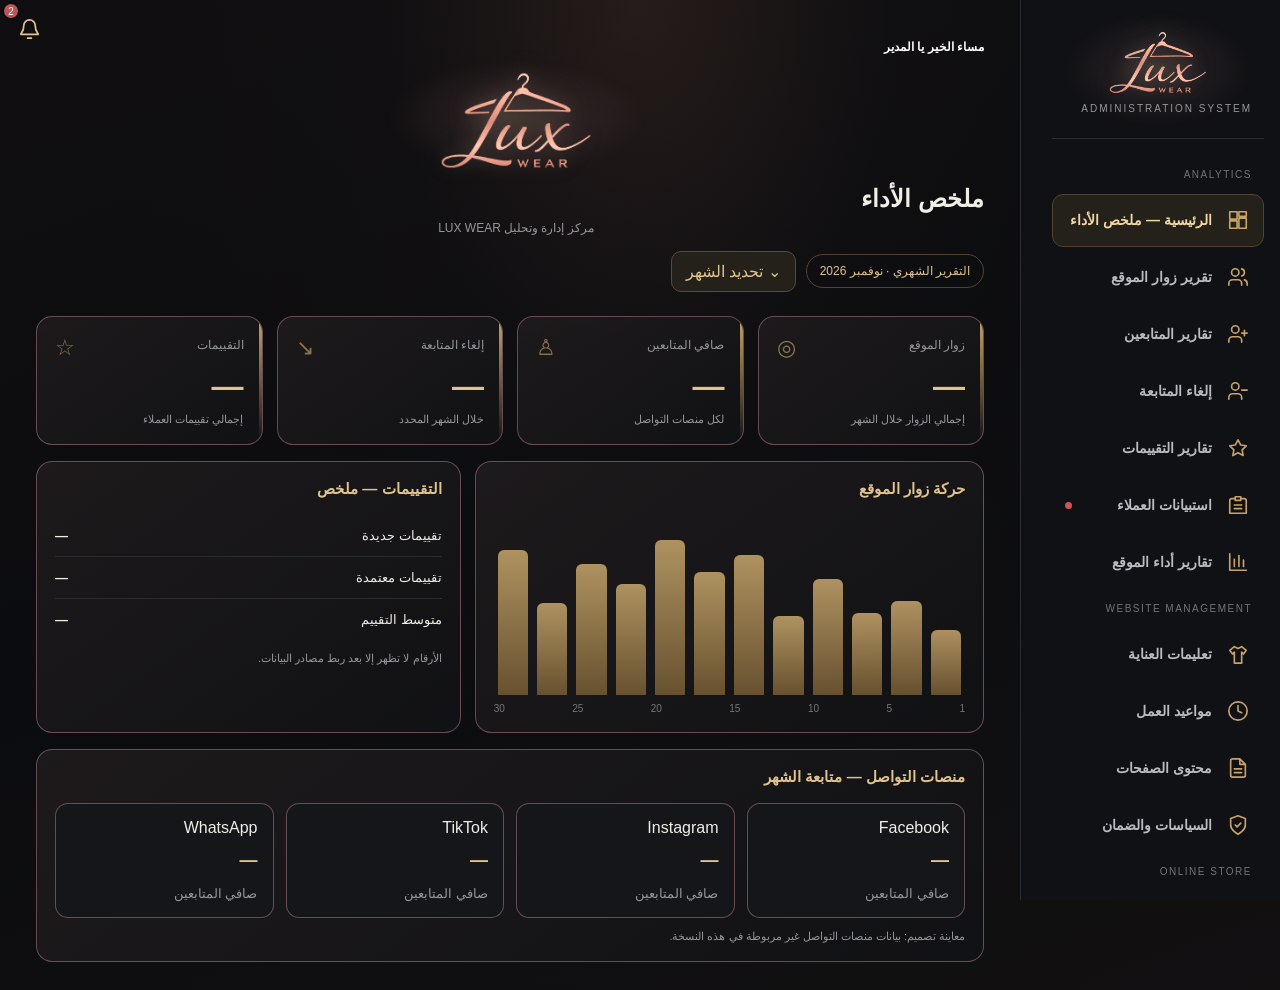
<file: admin-dashboard.html>
<!doctype html>
<html lang="ar" dir="rtl"><head><meta charset="utf-8"><meta name="viewport" content="width=device-width,initial-scale=1"><title>LUX WEAR — مركز الإدارة</title>
<style>
:root{--bg:#0b0c0f;--panel:#15171b;--panel2:#1b1d21;--gold:#c6a36a;--gold2:#e1c38e;--text:#f1eee8;--muted:#96979b;--border:#2a2c30;--green:#6bb79a;--red:#c57979}
*{box-sizing:border-box}body{margin:0;background:var(--bg);color:var(--text);font-family:Tahoma,Arial,sans-serif}button,input,select{font:inherit}button{cursor:pointer}
.shell{display:grid;grid-template-columns:260px minmax(0,1fr);min-height:100vh}
.sidebar{background:#101114;border-left:1px solid var(--border);padding:22px 16px;position:sticky;top:0;height:100dvh;overflow-y:auto;overflow-x:hidden;overscroll-behavior:contain;-webkit-overflow-scrolling:touch;scrollbar-gutter:stable}
.brand{padding:8px 12px 24px;border-bottom:1px solid var(--border);margin-bottom:20px}.brand .mark{font:24px Georgia;color:var(--gold);letter-spacing:3px}.brand-logo{display:block;width:100px;max-width:80%;height:auto;margin:0 auto 8px;object-fit:contain}.brand small{display:block;color:var(--muted);font-size:10px;letter-spacing:2px;margin-top:6px}
.nav-label{color:#72747a;font-size:10px;letter-spacing:1.5px;padding:10px 12px}.nav button{display:flex;align-items:center;gap:12px;width:100%;border:1px solid transparent;background:transparent;color:#b9bbc0;text-align:right;padding:12px 12px;border-radius:11px;margin:4px 0;font-size:14px;font-weight:600}.nav button .ico{width:27px;min-width:27px;height:27px;display:grid;place-items:center;color:var(--gold);text-align:center}.nav button .ico svg{width:22px;height:22px;stroke:currentColor;stroke-width:1.8;fill:none;stroke-linecap:round;stroke-linejoin:round}.nav button:hover,.nav button.active{background:#24211b;border-color:#51432d;color:#f2d7a4}.nav .profile{border-top:1px solid var(--border);margin-top:16px;padding-top:16px}
main{min-width:0;padding:28px clamp(16px,3vw,36px)}.topbar{display:flex;justify-content:space-between;align-items:center;gap:12px;margin-bottom:28px}.topbar h1{font-size:24px;margin:0}.topbar p{color:var(--muted);font-size:12px;margin:8px 0 0}.actions{display:flex;gap:10px;align-items:center}.btn{background:#24211b;color:var(--gold2);border:1px solid #5b4930;border-radius:10px;padding:10px 14px}.btn:hover{background:#30291f}.btn.primary{background:var(--gold);color:#16120c;border-color:var(--gold);font-weight:bold}.month{color:var(--gold2);border:1px solid #53432d;border-radius:30px;padding:9px 13px;font-size:12px}
.stats{display:grid;grid-template-columns:repeat(4,minmax(0,1fr));gap:14px}.card{background:linear-gradient(145deg,#1a1c20,#141619);border:1px solid var(--border);border-radius:16px;padding:18px}.stat{position:relative;overflow:hidden}.stat:after{content:"";position:absolute;right:0;top:0;width:3px;height:100%;background:linear-gradient(var(--gold),transparent)}.stat .label{color:var(--muted);font-size:12px}.stat .num{font-size:32px;font-weight:600;margin:15px 0 8px;color:var(--gold2)}.stat .foot{font-size:11px;color:var(--muted)}.stat .glyph{float:left;font-size:22px;color:#89734f}
.section{margin-top:16px}.grid2{display:grid;grid-template-columns:1.2fr 1fr;gap:14px}.card h3{margin:0 0 17px;font-size:15px;color:var(--gold2)}.rows{display:flex;flex-direction:column}.rowline{display:flex;align-items:center;justify-content:space-between;gap:12px;padding:13px 0;border-bottom:1px solid #292b2e;font-size:13px}.rowline:last-child{border-bottom:0}.dim{color:var(--muted)}.delta{color:var(--green);font-size:12px}.delta.down{color:var(--red)}
.chart{height:180px;display:flex;align-items:end;gap:9px;padding:10px 4px 0}.bar{flex:1;min-width:8px;border-radius:6px 6px 0 0;background:linear-gradient(#c9a86d,#765c34);opacity:.85;position:relative}.chartlabels{display:flex;justify-content:space-between;color:#777;font-size:10px;margin-top:8px}
.social{display:grid;grid-template-columns:repeat(4,1fr);gap:12px}.socialbox{border:1px solid var(--border);background:#141619;border-radius:13px;padding:15px}.socialbox strong{display:block;font-size:18px;margin:13px 0;color:#e2c58f}.socialbox small{color:var(--muted)}
.view{display:none}.view.active{display:block}.view h2{font-size:20px;margin:4px 0 8px}.sub{font-size:12px;color:var(--muted);margin-bottom:22px}.filters{display:flex;gap:10px;align-items:end;flex-wrap:wrap;margin:16px 0}.filters label{display:block;font-size:11px;color:var(--muted);margin-bottom:6px}.filters input,.filters select{background:#101215;color:var(--text);border:1px solid #383a3e;border-radius:9px;padding:11px;min-width:150px}.table{width:100%;border-collapse:collapse;margin-top:14px}.table th,.table td{text-align:right;padding:13px;border-bottom:1px solid var(--border);font-size:12px}.table th{color:var(--muted);font-weight:normal}.empty{border:1px dashed #5c4a31;border-radius:14px;padding:18px;color:var(--gold2);font-size:12px;line-height:1.8;margin-top:14px}.notice{color:var(--muted);font-size:11px;margin-top:12px}
.mobileToggle{display:none}.notifications-head{display:flex;align-items:center;justify-content:space-between;gap:8px;margin-bottom:12px}.notifications-head h3{margin:0}.mark-read{border:0;background:transparent;color:var(--gold2);font-size:10px;white-space:nowrap;padding:4px 6px;border-radius:6px}.mark-read:hover{background:#24211b}.notification-item.unread{background:#211e19;border-right:2px solid var(--gold)}.notification-item.read{opacity:.65}.menu-edge-toggle{position:fixed;top:0;right:0;z-index:60;margin:0;border-radius:0;padding:10px 12px}.topbar h1{margin-top:34px!important}.greeting-wrap{margin-top:16px;margin-bottom:18px;text-align:right}.manager-greeting{color:var(--gold2);font-size:15px;font-weight:600;margin:0}.dashboard-subtitle{text-align:center;color:var(--muted);font-size:12px;margin-top:10px}.page-brand{display:flex;flex-direction:column;align-items:stretch;gap:14px}.page-logo{width:180px;max-width:60%;height:auto;object-fit:contain;margin:0 auto}.page-brand h1{text-align:right!important;margin-top:0!important}@media(max-width:760px){.page-logo{width:150px;max-width:70%}}.menu-edge-toggle{border-radius:0}.sidebar.open~main .menu-edge-toggle{display:none}
@media(max-width:1050px){.stats{grid-template-columns:repeat(2,1fr)}.social{grid-template-columns:repeat(2,1fr)}}
@media(max-width:760px){.shell{grid-template-columns:1fr}.sidebar{position:fixed;z-index:50;top:0;right:0;width:280px;height:100dvh;max-height:100dvh;overflow-y:auto;overflow-x:hidden;overscroll-behavior:contain;-webkit-overflow-scrolling:touch;transform:translateX(105%);transition:transform .25s;box-shadow:-20px 0 60px #0008}.sidebar.open{transform:translateX(0)}main{padding:18px 14px}.mobileToggle{display:block}.topbar{align-items:flex-start}.topbar h1{font-size:20px}.grid2{grid-template-columns:1fr}.topbar .actions{flex-wrap:wrap}.month{display:none}}
.month-toolbar{display:flex;align-items:center;gap:10px;justify-content:flex-start;margin:-12px 0 24px}.month-toolbar .month{display:inline-block}@media(max-width:760px){.month-toolbar{justify-content:flex-start;margin:-6px 0 24px}.month-toolbar .month{display:inline-block}}@media(max-width:430px){.stats{gap:8px}.card{padding:14px}.stat .num{font-size:27px}.social{gap:8px}.socialbox{padding:12px}.topbar{gap:8px}}

/* refined notification + survey preview */
.bell-btn{position:relative;width:43px;height:43px;display:grid;place-items:center;background:linear-gradient(145deg,#24211b,#17181b);border:1px solid #5b4930;border-radius:0;color:var(--gold2);box-shadow:0 4px 16px #0004}.bell-btn svg{width:22px;height:22px;stroke:currentColor;stroke-width:1.8;fill:none;stroke-linecap:round;stroke-linejoin:round}.bell-count{position:absolute;top:-5px;left:-5px;min-width:18px;height:18px;border-radius:20px;background:#bd5555;color:#fff;font-size:10px;display:grid;place-items:center;padding:0 4px;border:2px solid var(--bg)}.notify-wrap{position:fixed;top:0;left:0;z-index:61}.notify-wrap.home-only{display:none}.view.active#home~*{}.notifications{display:none;position:absolute;top:52px;left:0;width:min(320px,90vw);z-index:100;background:#17191d;border:1px solid #484035;border-radius:14px;padding:14px;box-shadow:0 18px 45px #0009}.notifications.open{display:block}.notifications h3{margin:0 0 12px;color:var(--gold2);font-size:14px}.notification-item{padding:11px 9px;border-bottom:1px solid var(--border);font-size:12px;color:#ddd;cursor:pointer}.notification-item:hover{background:#24211b}.survey-wrap{overflow:auto;border:1px solid var(--border);border-radius:14px;margin-top:14px}.survey-table{border-collapse:collapse;min-width:1700px;width:100%}.survey-table th,.survey-table td{border-left:1px solid var(--border);border-bottom:1px solid var(--border);padding:12px 10px;vertical-align:top;text-align:right;font-size:12px;min-width:150px}.survey-table th{position:sticky;top:0;background:#25231f;color:var(--gold2);font-weight:600;line-height:1.65}.survey-table td{color:#dedbd5}.survey-table th:first-child,.survey-table td:first-child{min-width:95px}.survey-detail{display:none;margin-top:12px}.survey-detail.open{display:block}.survey-detail .rowline{align-items:flex-start}.survey-detail .rowline span:first-child{max-width:55%;color:var(--gold2)}.survey-tools{display:flex;gap:10px;flex-wrap:wrap}.survey-tools input{background:#101215;color:var(--text);border:1px solid #383a3e;border-radius:9px;padding:11px}.survey-navdot{width:7px;height:7px;background:#c55;border-radius:50%;display:inline-block;margin-right:auto}
@media(max-width:760px){.notifications{left:-10px}.survey-table{min-width:1700px}}

/* Elegant, properly spaced mobile greeting */
@media(max-width:760px){
 main{padding-top:16px}
 .topbar{display:flex;flex-direction:column;align-items:stretch;gap:0;margin-bottom:22px}
 .topbar>div:first-child{width:100%;display:flex;flex-direction:column;align-items:stretch}
 .greeting-wrap{width:100%;text-align:center;margin:58px 0 24px;padding:13px 10px 15px;border-bottom:1px solid rgba(198,163,106,.22);position:relative}
 .manager-greeting{font-family:Tahoma,Arial,sans-serif;font-size:17px;font-weight:700;letter-spacing:.15px;color:#d8b783;text-shadow:0 1px 8px rgba(198,163,106,.10);line-height:1.8}
 .manager-greeting:before{content:'✦';display:block;color:#8e7652;font-size:11px;margin-bottom:2px}
 .page-brand{gap:10px}
 .page-logo{width:155px;max-width:68%;margin:0 auto}
 .page-brand h1{font-size:22px!important;line-height:1.6;margin-top:2px!important}
 .dashboard-subtitle{font-size:12px;margin-top:8px}
}
@media(min-width:761px){.greeting-wrap{margin:12px 0 16px}.manager-greeting{font-size:16px;color:#d8b783;font-weight:700}}

/* Compact greeting only on dashboard home; hide it on every other view */
@media(max-width:760px){.greeting-wrap{margin:24px 0 12px;padding:7px 8px 9px}.manager-greeting{font-size:24px!important;line-height:1.65!important}.manager-greeting:before{margin-bottom:0;font-size:9px}.topbar{margin-bottom:14px}}
.greeting-wrap{display:none}
.view.active#home~*{}
body:has(#home.view.active) .greeting-wrap{display:block}

/* Slightly smaller header logos; cleaner icon buttons */
.page-logo{width:155px;max-width:55%}
@media(max-width:760px){.page-logo{width:130px;max-width:65%}}
.bell-btn{border:0!important;box-shadow:none!important;background:transparent!important;width:45px;height:45px}
.bell-btn svg{width:23px;height:23px}
.menu-edge-toggle{border:0!important;box-shadow:none!important;background:transparent!important;padding:10px 12px;font-size:22px;line-height:1;color:var(--gold2)}

.menu-edge-toggle{top:7px!important;right:7px!important}.notify-wrap{top:7px!important;left:7px!important}

/* Requested profile layout + white greeting */
.manager-greeting{color:#fff!important;text-shadow:none!important}
#profile>.card{border:1px solid rgba(183,110,121,.48)!important;box-shadow:0 0 0 0 transparent!important}
#profile .filters{display:grid!important;grid-template-columns:repeat(2,minmax(0,1fr));gap:14px!important;align-items:start}
#profile .filters>div{min-width:0;width:100%}
#profile .filters input{width:100%;min-width:0}
@media(max-width:430px){#profile .filters{grid-template-columns:repeat(2,minmax(0,1fr));gap:10px!important}#profile .filters input{padding:10px 8px}}

/* Profile refinements: restore original field flow and center inside card */
#profile .filters{display:flex!important;justify-content:center!important;align-items:center!important}
#profile .filters>div{width:min(100%,320px)!important;min-width:0!important}
#profile .filters input{width:100%!important}
#profile>.card{border:1px solid #b8878e!important}

/* Profile polish - CSS placed correctly inside stylesheet */
#profile>.card{border:2px solid #d49aa5!important;box-shadow:0 0 0 1px rgba(212,154,165,.12),0 8px 24px rgba(212,154,165,.08)!important;padding:22px 18px!important}
#profile>h2{display:none!important}
#profile>.sub{font-size:13px;color:#d7b0b7;text-align:center;margin:8px 0 20px;line-height:1.8}
#profile .filters{gap:16px!important;margin:12px auto 20px!important}
#profile .filters label{color:#d3a0aa;font-size:12px;margin-bottom:8px}
#profile .filters input{border-color:#754f58!important;transition:border-color .2s,box-shadow .2s}
#profile .filters input:focus{outline:none;border-color:#d49aa5!important;box-shadow:0 0 0 2px rgba(212,154,165,.16)}
#profile>.card .btn.primary{display:block;margin:0 auto}
#profile>.empty{border-color:#754f58;color:#d9b3bb;text-align:center}

/* LUX WEAR shared visual identity from the customer-survey reference */
body{background:radial-gradient(ellipse at 50% 0%,rgba(112,76,62,.24) 0%,rgba(28,24,24,.16) 28%,transparent 58%),linear-gradient(160deg,#100e10 0%,#0b0c0f 48%,#121011 100%)!important}
.card,.socialbox,.survey-wrap,.notifications,.empty{border-color:rgba(212,154,165,.48)!important}
.card{background:linear-gradient(145deg,rgba(31,27,29,.94),rgba(17,18,21,.96))!important}
.brand,.page-brand{position:relative}
.brand-logo,.page-logo{filter:drop-shadow(0 0 9px rgba(212,154,165,.16)) drop-shadow(0 -5px 12px rgba(218,185,150,.18))}
.brand:before,.page-brand:before{content:'';position:absolute;top:-10px;left:50%;transform:translateX(-50%);width:min(260px,90%);height:115px;pointer-events:none;background:radial-gradient(ellipse at center,rgba(222,190,156,.18) 0%,rgba(212,154,165,.08) 32%,transparent 72%);z-index:0}
.brand-logo,.page-logo,.page-brand h1{position:relative;z-index:1}
.card,.socialbox{border-width:1px!important;border-style:solid!important;border-color:rgba(212,154,165,.42)!important}

/* Dashboard greeting: right alignment on desktop and mobile */
body:has(#home.view.active) .greeting-wrap{ text-align:right!important; direction:rtl!important; width:100%!important; margin-right:0!important; margin-left:auto!important; }
body:has(#home.view.active) .manager-greeting{text-align:right!important;}
.topbar>div:first-child{flex:1;min-width:0;}
/* Sidebar logout button anchored at the bottom */
.sidebar{display:flex;flex-direction:column}.nav{flex:1}.logout-btn{display:flex;align-items:center;gap:12px;width:100%;border:1px solid rgba(190,75,75,.18);background:rgba(115,32,36,.08);color:#e05b60;text-align:right;padding:12px;border-radius:11px;margin:16px 0 4px;font-size:14px;font-weight:700;cursor:pointer;flex-shrink:0}.logout-btn .ico{width:27px;min-width:27px;height:27px;display:grid;place-items:center;color:inherit}.logout-btn .ico svg{width:22px;height:22px;stroke:currentColor;stroke-width:1.8;fill:none;stroke-linecap:round;stroke-linejoin:round}.logout-btn:hover{background:rgba(155,42,47,.18);border-color:rgba(220,90,90,.42)}
</style><style>#storeFormCard .filters{display:grid;grid-template-columns:repeat(auto-fit,minmax(220px,1fr));align-items:start}#storeFormCard textarea{width:100%;background:#101215;color:var(--text);border:1px solid #383a3e;border-radius:9px;padding:11px;font:inherit}#storeFormCard input,#storeFormCard select{width:100%;min-width:0}#storeFormCard label{display:block;color:var(--gold2);margin-bottom:7px;font-size:12px}@media(max-width:600px){#storeFormCard .filters{grid-template-columns:1fr}}</style></head>
<body><div class="shell"><aside class="sidebar" id="sidebar"><div class="brand"><img class="brand-logo" alt="LUX WEAR" src="[data-uri]"><small>ADMINISTRATION SYSTEM</small></div><nav class="nav" id="nav"><div class="nav-label">ANALYTICS</div>
<button class="active" data-view="home"><span class="ico"><svg viewBox="0 0 24 24" aria-hidden="true"><!-- layout-dashboard --><path d="M3 3h8v8H3z M13 3h8v5h-8z M13 10h8v11h-8z M3 13h8v8H3z"/></svg></span>الرئيسية — ملخص الأداء</button><button data-view="visitors"><span class="ico"><svg viewBox="0 0 24 24" aria-hidden="true"><!-- users --><path d="M16 21v-2a4 4 0 0 0-4-4H6a4 4 0 0 0-4 4v2 M9 11a4 4 0 1 0 0-8 4 4 0 0 0 0 8 M22 21v-2a4 4 0 0 0-3-3.87 M16 3.13a4 4 0 0 1 0 7.75"/></svg></span>تقرير زوار الموقع</button><button data-view="followers"><span class="ico"><svg viewBox="0 0 24 24" aria-hidden="true"><!-- user-round-plus --><path d="M16 21v-2a4 4 0 0 0-4-4H6a4 4 0 0 0-4 4v2 M9 11a4 4 0 1 0 0-8 4 4 0 0 0 0 8 M19 8v6 M16 11h6"/></svg></span>تقارير المتابعين</button><button data-view="unfollows"><span class="ico"><svg viewBox="0 0 24 24" aria-hidden="true"><!-- user-round-minus --><path d="M16 21v-2a4 4 0 0 0-4-4H6a4 4 0 0 0-4 4v2 M9 11a4 4 0 1 0 0-8 4 4 0 0 0 0 8 M16 11h6"/></svg></span>إلغاء المتابعة</button><button data-view="reviews"><span class="ico"><svg viewBox="0 0 24 24" aria-hidden="true"><!-- star --><path d="M12 3l2.8 5.7 6.2.9-4.5 4.4 1.1 6.2-5.6-3-5.6 3 1.1-6.2L3 9.6l6.2-.9z"/></svg></span>تقارير التقييمات</button><button data-view="surveys"><span class="ico"><svg viewBox="0 0 24 24" aria-hidden="true"><!-- clipboard-list --><path d="M9 5H5a2 2 0 0 0-2 2v14h18V7a2 2 0 0 0-2-2h-4 M9 3h6v4H9z M8 12h8 M8 16h8"/></svg></span>استبيانات العملاء <span class="survey-navdot" id="surveyDot"></span></button><button data-view="engagement"><span class="ico"><svg viewBox="0 0 24 24" aria-hidden="true"><!-- chart-column --><path d="M3 3v18h18 M8 17V9 M13 17V5 M18 17v-7"/></svg></span>تقارير أداء الموقع</button><div class="nav-label">WEBSITE MANAGEMENT</div><button data-view="care"><span class="ico"><svg viewBox="0 0 24 24" aria-hidden="true"><!-- shirt --><path d="M16 4l-4 2-4-2-5 4 3 4 2-2v12h8V10l2 2 3-4z"/></svg></span>تعليمات العناية</button><button data-view="hours"><span class="ico"><svg viewBox="0 0 24 24" aria-hidden="true"><!-- clock --><path d="M12 22a10 10 0 1 0 0-20 10 10 0 0 0 0 20 M12 6v6l4 2"/></svg></span>مواعيد العمل</button><button data-view="content"><span class="ico"><svg viewBox="0 0 24 24" aria-hidden="true"><!-- files --><path d="M14 2H6a2 2 0 0 0-2 2v16a2 2 0 0 0 2 2h12a2 2 0 0 0 2-2V8z M14 2v6h6 M8 13h8 M8 17h8"/></svg></span>محتوى الصفحات</button><button data-view="policy"><span class="ico"><svg viewBox="0 0 24 24" aria-hidden="true"><!-- shield-check --><path d="M12 22s8-4 8-10V5l-8-3-8 3v7c0 6 8 10 8 10 M9 12l2 2 4-4"/></svg></span>السياسات والضمان</button><div class="nav-label">ONLINE STORE</div><button data-view="store"><span class="ico"><svg viewBox="0 0 24 24"><path d="M3 8h18l-2 13H5L3 8z M8 8V5a4 4 0 0 1 8 0v3"/></svg></span>إدارة المتجر الإلكتروني</button><div class="nav-label">ADMINISTRATION</div><button data-view="employees"><span class="ico"><svg viewBox="0 0 24 24" aria-hidden="true"><!-- users-round --><path d="M16 21v-2a4 4 0 0 0-4-4H6a4 4 0 0 0-4 4v2 M9 11a4 4 0 1 0 0-8 4 4 0 0 0 0 8 M22 21v-2a4 4 0 0 0-3-3.87 M16 3.13a4 4 0 0 1 0 7.75"/></svg></span>الموظفون والصلاحيات</button><button data-view="profile"><span class="ico"><svg viewBox="0 0 24 24" aria-hidden="true"><!-- user-round --><path d="M20 21v-2a4 4 0 0 0-4-4H8a4 4 0 0 0-4 4v2 M12 11a4 4 0 1 0 0-8 4 4 0 0 0 0 8"/></svg></span>الملف الشخصي</button></nav><button type="button" class="logout-btn" id="logoutBtn"><span class="ico"><svg viewBox="0 0 24 24" aria-hidden="true"><path d="M10 17l5-5-5-5 M15 12H3 M21 3v18"/></svg></span><span>تسجيل الخروج</span></button></aside>
<main><div class="topbar"><div><button class="btn mobileToggle menu-edge-toggle" id="toggle" aria-label="فتح القائمة">☰</button><div class="greeting-wrap"><p id="welcomeGreeting" class="manager-greeting">صباح الخير يا المدير</p></div><div class="page-brand"><img class="page-logo" alt="LUX WEAR" src="[data-uri]"><h1 id="heading">ملخص الأداء</h1></div><p class="dashboard-subtitle">مركز إدارة وتحليل LUX WEAR</p></div><div class="actions"><div class="notify-wrap"><button class="bell-btn" id="bell" aria-label="الإشعارات"><svg viewBox="0 0 24 24"><path d="M18 8a6 6 0 0 0-12 0c0 7-3 7-3 9h18c0-2-3-2-3-9"/><path d="M10 21h4"/></svg><span class="bell-count" id="bellCount">2</span></button><div class="notifications" id="notifications"><div class="notifications-head"><h3>الإشعارات</h3><button class="mark-read" id="markRead">تمييز الكل كمقروء</button></div><div class="notification-item" data-jump="surveys">استبيانات العملاء — استعراض الردود الجديدة</div><div class="notification-item" data-jump="reviews">مراجعة قسم التقييمات</div></div></div></div></div><div class="month-toolbar"><span class="month">التقرير الشهري · نوفمبر 2026</span><button class="btn" id="monthBtn">⌄ تحديد الشهر</button></div>
<section class="view active" id="home"><div class="stats">
<div class="card stat"><span class="glyph">◎</span><span class="label">زوار الموقع</span><div class="num">—</div><div class="foot">إجمالي الزوار خلال الشهر</div></div><div class="card stat"><span class="glyph">♙</span><span class="label">صافي المتابعين</span><div class="num">—</div><div class="foot">لكل منصات التواصل</div></div><div class="card stat"><span class="glyph">↘</span><span class="label">إلغاء المتابعة</span><div class="num">—</div><div class="foot">خلال الشهر المحدد</div></div><div class="card stat"><span class="glyph">☆</span><span class="label">التقييمات</span><div class="num">—</div><div class="foot">إجمالي تقييمات العملاء</div></div></div>
<div class="grid2 section"><div class="card"><h3>حركة زوار الموقع</h3><div class="chart" aria-label="رسم توضيحي"><div class="bar" style="height:38%"></div><div class="bar" style="height:55%"></div><div class="bar" style="height:48%"></div><div class="bar" style="height:68%"></div><div class="bar" style="height:46%"></div><div class="bar" style="height:82%"></div><div class="bar" style="height:72%"></div><div class="bar" style="height:91%"></div><div class="bar" style="height:65%"></div><div class="bar" style="height:77%"></div><div class="bar" style="height:54%"></div><div class="bar" style="height:85%"></div></div><div class="chartlabels"><span>1</span><span>5</span><span>10</span><span>15</span><span>20</span><span>25</span><span>30</span></div></div>
<div class="card"><h3>التقييمات — ملخص</h3><div class="review-summary rows"><div class="rowline"><span>تقييمات جديدة</span><strong>—</strong></div><div class="rowline"><span>تقييمات معتمدة</span><strong>—</strong></div><div class="rowline"><span>متوسط التقييم</span><strong>—</strong></div></div><div class="notice">الأرقام لا تظهر إلا بعد ربط مصادر البيانات.</div></div></div>
<div class="card section"><h3>منصات التواصل — متابعة الشهر</h3><div class="social"><div class="socialbox">Facebook<strong>—</strong><small>صافي المتابعين</small></div><div class="socialbox">Instagram<strong>—</strong><small>صافي المتابعين</small></div><div class="socialbox">TikTok<strong>—</strong><small>صافي المتابعين</small></div><div class="socialbox">WhatsApp<strong>—</strong><small>صافي المتابعين</small></div></div><div class="notice">معاينة تصميم: بيانات منصات التواصل غير مربوطة في هذه النسخة.</div></div></section>
<section class="view" id="visitors"><h2>تقرير زوار الموقع</h2><div class="sub">حدد فترة التقرير لعرض الزيارات والزوار وصفحات الدخول.</div><div class="filters"><div><label>من تاريخ</label><input type="date"></div><div><label>إلى تاريخ</label><input type="date"></div><button class="btn primary">عرض التقرير</button></div><div class="stats"><div class="card stat"><span class="label">الزوار</span><div class="num">—</div></div><div class="card stat"><span class="label">الزيارات</span><div class="num">—</div></div><div class="card stat"><span class="label">صفحات المشاهدة</span><div class="num">—</div></div><div class="card stat"><span class="label">متوسط الجلسة</span><div class="num">—</div></div></div><div class="empty">يتم ربط هذا التقرير بمسجل زيارات الموقع بعد تنفيذ نظام التحليلات.</div></section>
<section class="view" id="followers"><h2>تقرير المتابعين</h2><div class="sub">نمو المتابعين لكل منصة ومقارنة فترات زمنية.</div><div class="filters"><div><label>من تاريخ</label><input type="date"></div><div><label>إلى تاريخ</label><input type="date"></div><button class="btn primary">عرض التقرير</button></div><div class="social"><div class="socialbox">Facebook<strong>—</strong><small>إجمالي / صافي النمو</small></div><div class="socialbox">Instagram<strong>—</strong><small>إجمالي / صافي النمو</small></div><div class="socialbox">TikTok<strong>—</strong><small>إجمالي / صافي النمو</small></div><div class="socialbox">WhatsApp<strong>—</strong><small>إجمالي / صافي النمو</small></div></div><div class="empty">تحتاج هذه المؤشرات إلى ربط الحسابات الرسمية وصلاحيات API وتخزين اللقطات التاريخية.</div></section>
<section class="view" id="unfollows"><h2>تقرير إلغاء المتابعة</h2><div class="sub">مراجعة مؤشرات إلغاء المتابعة حسب المنصة والفترة.</div><div class="filters"><div><label>من تاريخ</label><input type="date"></div><div><label>إلى تاريخ</label><input type="date"></div><div><label>المنصة</label><select><option>جميع المنصات</option><option>Instagram</option><option>Facebook</option><option>TikTok</option><option>WhatsApp</option></select></div><button class="btn primary">عرض التقرير</button></div><div class="empty">تُعرض بيانات إلغاء المتابعة فقط عندما تسمح المنصة بالمؤشر أو عندما يتم تسجيل التغيّر من لقطات دورية.</div></section>
<section class="view" id="reviews"><h2>تقرير التقييمات</h2><div class="sub">إحصاءات تقييمات العملاء — فلترة حسب الفترة.</div><div class="filters"><div><label>من تاريخ</label><input type="date"></div><div><label>إلى تاريخ</label><input type="date"></div><button class="btn primary">عرض التقرير</button></div><div class="stats"><div class="card stat"><span class="label">الإجمالي</span><div class="num">—</div></div><div class="card stat"><span class="label">المعتمدة</span><div class="num">—</div></div><div class="card stat"><span class="label">قيد المراجعة</span><div class="num">—</div></div><div class="card stat"><span class="label">متوسط التقييم</span><div class="num">—</div></div></div><div class="empty">سيتم ربط التقرير ببيانات جدول تقييمات العملاء الحالي.</div></section>
<section class="view" id="surveys"><h2>استبيانات العملاء</h2><div class="sub">عرض ردود الاستبيان في جدول أفقي على نمط Excel، مع البحث والتصفية وفتح الرد الكامل.</div><div class="filters survey-tools"><div><label>بحث بالاسم أو الهاتف</label><input id="surveySearch" placeholder="اسم العميل أو رقم الهاتف"></div><div><label>من تاريخ</label><input id="surveyFrom" type="date"></div><div><label>إلى تاريخ</label><input id="surveyTo" type="date"></div><button class="btn" id="surveyFilter">تصفية</button></div><div class="notice">جارٍ الاتصال بقاعدة بيانات LUX WEAR...</div><div class="survey-wrap"><table class="survey-table"><thead><tr><th>اليوم</th><th>التاريخ</th><th>الوقت</th><th>اسم العميل</th><th>رقم الهاتف</th><th>كيف تقيّم تجربتك بشكل عام مع LUX WEAR؟</th><th>كيف قمت بالشراء من LUX WEAR؟</th><th>كيف تعرّفت على LUX WEAR لأول مرة؟</th><th>ما مدى رضاك عن جودة المنتجات والخامات؟</th><th>كيف ترى أسعار منتجاتنا مقارنة بجودتها؟</th><th>كيف تقيّم مستوى الخدمة والتعامل داخل المتجر؟</th><th>هل وجدت لدينا التنوع والموديلات التي تبحث عنها؟</th><th>من وجهة نظرك، ما الجانب الذي تتمنى أن نعمل على تطويره؟</th><th>ما المنتجات أو الموديلات التي تتمنى أن نوفرها لك مستقبلاً؟</th><th>هل لديك أي ملاحظات أو أفكار أخرى تود مشاركتنا بها؟</th><th>ما مدى احتمالية ترشيحك LUX WEAR لأصدقائك ومعارفك؟</th><th>الحالة</th><th>الإجراءات</th></tr></thead><tbody><tr><td>—</td><td>—</td><td>—</td><td>—</td><td>—</td><td>—</td><td>—</td><td>—</td><td>—</td><td>—</td><td>—</td><td>—</td><td>—</td><td>—</td><td>—</td><td>—</td><td><button class="btn" id="surveyDetails">عرض</button></td></tr></tbody></table></div><div class="card survey-detail" id="surveyDetail"><h3>تفاصيل رد الاستبيان</h3><div class="rows"><div class="rowline"><span>كيف تقيّم تجربتك بشكل عام مع LUX WEAR؟</span><strong>—</strong></div><div class="rowline"><span>كيف قمت بالشراء من LUX WEAR؟</span><strong>—</strong></div><div class="rowline"><span>كيف تعرّفت على LUX WEAR لأول مرة؟</span><strong>—</strong></div><div class="rowline"><span>ما مدى رضاك عن جودة المنتجات والخامات؟</span><strong>—</strong></div><div class="rowline"><span>كيف ترى أسعار منتجاتنا مقارنة بجودتها؟</span><strong>—</strong></div><div class="rowline"><span>كيف تقيّم مستوى الخدمة والتعامل داخل المتجر؟</span><strong>—</strong></div><div class="rowline"><span>هل وجدت لدينا التنوع والموديلات التي تبحث عنها؟</span><strong>—</strong></div><div class="rowline"><span>من وجهة نظرك، ما الجانب الذي تتمنى أن نعمل على تطويره؟</span><strong>—</strong></div><div class="rowline"><span>ما المنتجات أو الموديلات التي تتمنى أن نوفرها لك مستقبلاً؟</span><strong>—</strong></div><div class="rowline"><span>هل لديك أي ملاحظات أو أفكار أخرى تود مشاركتنا بها؟</span><strong>—</strong></div><div class="rowline"><span>ما مدى احتمالية ترشيحك LUX WEAR لأصدقائك ومعارفك؟</span><strong>—</strong></div></div></div></section><section class="view" id="engagement"><h2>تقارير أداء الموقع</h2><div class="sub">الصفحات الأكثر زيارة وأزرار الخدمات الأكثر استخدامًا.</div><div class="filters"><div><label>من تاريخ</label><input type="date"></div><div><label>إلى تاريخ</label><input type="date"></div><button class="btn primary">عرض التقرير</button></div><div class="empty">تحتاج تقارير أداء الصفحات إلى تسجيل أحداث المشاهدة والنقر في الموقع.</div></section>
<section class="view" id="care"><h2>تعليمات العناية</h2><div class="sub">إدارة أكواد المنتجات وتعليمات الغسيل والتجفيف والكي بالعربية والإنجليزية بشكل مستقل.</div><div class="filters"><input id="careSearch" placeholder="بحث بالكود أو اسم المنتج"><button class="btn primary" id="careNew">＋ إضافة تعليمات</button></div><div class="notice" id="careNotice">جارٍ تحميل البيانات...</div><div class="survey-wrap"><table class="survey-table"><thead><tr><th>الكود</th><th>اسم المنتج</th><th>الخامة</th><th>الحالة</th><th>إجراء</th></tr></thead><tbody id="careRows"></tbody></table></div><div class="card" id="careEditor" style="display:none"><h3 id="careEditorTitle">تعليمات المنتج</h3><div class="filters"><div><label>الكود</label><input id="cgCode"></div><div><label>اسم المنتج (عربي)</label><input id="cgName"></div><div><label>Product name (English)</label><input id="cgNameEn"></div><div><label>الخامة (عربي)</label><input id="cgMaterial"></div><div><label>Material (English)</label><input id="cgMaterialEn"></div><div><label>تعليمات الغسيل</label><textarea id="cgWash"></textarea></div><div><label>Washing instructions</label><textarea id="cgWashEn"></textarea></div><div><label>تعليمات التجفيف</label><textarea id="cgDry"></textarea></div><div><label>Drying instructions</label><textarea id="cgDryEn"></textarea></div><div><label>تعليمات الكي</label><textarea id="cgIron"></textarea></div><div><label>Ironing instructions</label><textarea id="cgIronEn"></textarea></div><div><label>تحذيرات</label><textarea id="cgWarnings"></textarea></div><div><label>Warnings</label><textarea id="cgWarningsEn"></textarea></div><label><input type="checkbox" id="cgActive" checked> نشط</label></div><button class="btn primary" id="careSave">حفظ</button><button class="btn" id="careCancel">إلغاء</button></div></section><section class="view" id="hours"><h2>مواعيد العمل</h2><div class="sub">تعديل مواعيد العمل لكل يوم، مع حفظ الاسم العربي والإنجليزي مستقلين.</div><div class="notice" id="hoursNotice">جارٍ تحميل المواعيد...</div><div class="survey-wrap"><table class="survey-table"><thead><tr><th>اليوم بالعربية</th><th>Day</th><th>مغلق</th><th>من</th><th>إلى</th><th>حفظ</th></tr></thead><tbody id="hoursRows"></tbody></table></div></section><section class="view" id="content"><h2>محتوى الصفحات</h2><div class="sub">تحرير محتوى الصفحات المحفوظ في قاعدة البيانات مع الحفاظ على بنية البيانات الحالية.</div><div class="notice" id="contentNotice">جارٍ تحميل محتوى الصفحات...</div><div class="filters"><select id="contentSelect"><option value="">اختر الصفحة</option></select></div><div class="card" id="contentEditor" style="display:none"><label>عنوان الصفحة</label><input id="contentTitle"><label>المحتوى (JSON)</label><textarea id="contentPayload" rows="16" style="width:100%;font-family:monospace;direction:ltr"></textarea><label><input type="checkbox" id="contentPublished"> منشور</label><button class="btn primary" id="contentSave">حفظ التعديلات</button></div><div class="notice">محرر JSON يحافظ على الحقول الموجودة كما هي؛ لا يترجم أو يغيّر الإنجليزية تلقائيًا.</div><div class="card"><h3>إعدادات الموقع</h3><div id="settingsRows"></div><div class="notice" id="settingsNotice"></div></div></section><section class="view" id="policy"><h2>السياسات والضمان</h2><div class="sub">تحرير سجل السياسة الموجود في محتوى الموقع.</div><div class="notice" id="policyNotice">جارٍ تحميل السياسة...</div><div class="card" id="policyEditor" style="display:none"><label>عنوان السياسة</label><input id="policyTitle"><label>المحتوى (JSON)</label><textarea id="policyPayload" rows="18" style="width:100%;font-family:monospace;direction:ltr"></textarea><label><input type="checkbox" id="policyPublished"> منشور</label><button class="btn primary" id="policySave">حفظ السياسة</button></div></section>
<section class="view" id="store"><h2>إدارة المتجر الإلكتروني</h2><div class="sub">تأسيس وإدارة المنتجات والمخزون والطلبات وإعدادات المتجر — نسخة تمهيدية محفوظة على هذا الجهاز.</div>
<div class="stats"><div class="card stat"><span class="label">المنتجات المسجلة</span><div class="num" id="storeProductCount">0</div></div><div class="card stat"><span class="label">المنتجات المنشورة</span><div class="num" id="storePublishedCount">0</div></div><div class="card stat"><span class="label">قيمة المخزون (تقريبية)</span><div class="num" id="storeStockValue">0</div></div><div class="card stat"><span class="label">طلبات المتجر</span><div class="num" id="storeOrderCount">0</div></div></div>
<div class="filters"><button class="btn primary" id="storeAddToggle">＋ إضافة منتج</button><button class="btn" data-store-tab="products">المنتجات</button><button class="btn" data-store-tab="categories">التصنيفات</button><button class="btn" data-store-tab="orders">الطلبات</button><button class="btn" data-store-tab="discounts">الخصومات</button><button class="btn" data-store-tab="shipping">الشحن</button><button class="btn" data-store-tab="payments">الدفع</button><button class="btn" data-store-tab="storefront">واجهة المتجر</button></div>
<div class="card" id="storeFormCard" style="display:none"><h3>بيانات المنتج الكاملة</h3><div class="filters">
<div><label>اسم المنتج (عربي)</label><input id="spName" placeholder="اسم المنتج"></div><div><label>Product name (English)</label><input id="spNameEn" placeholder="Product name"></div>
<div><label>كود المنتج / SKU</label><input id="spSku" placeholder="LW-001"></div><div><label>التصنيف</label><input id="spCategory" placeholder="ملابس / أحذية / إكسسوارات"></div>
<div><label>السعر (جنيه)</label><input id="spPrice" type="number" min="0"></div><div><label>سعر قبل الخصم</label><input id="spOldPrice" type="number" min="0"></div>
<div><label>الخامة</label><input id="spFabric" placeholder="قطن / انترلوك ..."></div><div><label>العلامة / المجموعة</label><input id="spCollection" placeholder="اسم المجموعة"></div>
<div><label>المقاسات</label><input id="spSizes" placeholder="S, M, L, XL"></div><div><label>الألوان</label><input id="spColors" placeholder="أسود, أبيض"></div>
<div><label>إجمالي الكمية</label><input id="spStock" type="number" min="0"></div><div><label>حالة المنتج</label><select id="spStatus"><option value="draft">مسودة</option><option value="published">منشور</option><option value="hidden">مخفي</option></select></div>
<div style="min-width:220px"><label>روابط الصور (كل رابط في سطر)</label><textarea id="spImages" rows="3" placeholder="https://..."></textarea></div><div style="min-width:220px"><label>وصف عربي</label><textarea id="spDesc" rows="3"></textarea></div><div style="min-width:220px"><label>Description (English)</label><textarea id="spDescEn" rows="3"></textarea></div>
<div style="min-width:220px"><label>توزيع المخزون حسب المتغير (اختياري — كل سطر: اللون | المقاس | الكمية | SKU)</label><textarea id="spVariants" rows="4" placeholder="أسود | M | 5 | LW-001-B-M"></textarea></div><div><label>عنوان SEO</label><input id="spSeoTitle"></div><div style="min-width:220px"><label>وصف SEO</label><textarea id="spSeo" rows="2"></textarea></div>
</div><button class="btn primary" id="storeSaveProduct">حفظ المنتج</button><button class="btn" id="storeCancel">إلغاء</button></div><div id="storePanel"><h3>قائمة المنتجات</h3><div class="filters"><div><label>بحث</label><input id="storeSearch" placeholder="اسم أو كود المنتج"></div></div><div class="survey-wrap"><table class="survey-table" style="min-width:900px"><thead><tr><th>المنتج</th><th>الكود</th><th>التصنيف</th><th>السعر</th><th>المخزون</th><th>الحالة</th><th>إجراءات</th></tr></thead><tbody id="storeProductsRows"></tbody></table></div></div>
<div class="notice" id="storeNotice">البيانات هنا نموذج أولي يُحفظ محليًا في المتصفح. لا يوجد بعد خادم مركزي أو استقبال طلبات حقيقي.</div></section><section class="view" id="employees"><h2>سجل الموظفين</h2><div class="sub">إدارة بيانات الموظفين وحفظها مركزيًا. إنشاء حسابات الدخول وتوزيع صلاحيات النظام يحتاج تفعيل خدمة آمنة منفصلة.</div><div class="filters"><input id="employeeName" placeholder="اسم الموظف"><input id="employeePhone" placeholder="رقم الهاتف"><input id="employeeEmail" type="email" placeholder="البريد الإلكتروني"><input id="employeeJob" placeholder="الوظيفة"><button class="btn primary" id="employeeSave">＋ إضافة موظف</button></div><div class="notice" id="employeeNotice">جارٍ تحميل سجل الموظفين...</div><div class="survey-wrap"><table class="survey-table"><thead><tr><th>الاسم</th><th>الهاتف</th><th>البريد الإلكتروني</th><th>الوظيفة</th><th>تاريخ الإضافة</th><th>إجراء</th></tr></thead><tbody id="employeeRows"></tbody></table></div><div class="empty">تنبيه: السجل يحفظ بيانات الموظفين فقط، ولا ينشئ حسابات تسجيل دخول أو يمنح صلاحيات وصول.</div></section><section class="view" id="profile"><h2>الملف الشخصي</h2><div class="sub">إدارة بيانات المدير.</div><div class="card"><div class="filters"><div><label>الاسم</label><input placeholder="اسم المدير"></div><div><label>رقم الهاتف</label><input placeholder="رقم الهاتف"></div><div><label>البريد الإلكتروني</label><input placeholder="البريد الإلكتروني"></div><div><label>صورة البروفايل</label><input type="file" accept="image/*"></div></div><button class="btn primary">حفظ البيانات (تجريبي)</button></div><div class="empty">تغيير البريد وكلمة المرور والصورة يحتاج ربطًا آمنًا ببيانات حساب المدير.</div></section>
</main></div><script>
// Access is enforced by luxwear-dashboard.js through Supabase Auth and admin_users.
const greeting=document.getElementById("welcomeGreeting");const hour=new Date().getHours();const managerName=(document.querySelector('#profile input[placeholder="اسم المدير"]')?.value||"المدير").trim();greeting.textContent=(hour>=5&&hour<12?"صباح الخير يا ":"مساء الخير يا ")+managerName;const monthToolbar=document.querySelector('.month-toolbar');const reportViews=new Set(['home','visitors','followers','unfollows','reviews','surveys','engagement']);function syncReportTools(view){monthToolbar.style.display=reportViews.has(view)?'flex':'none';greeting.style.display=view==='home'?'block':'none';}syncReportTools('home');document.querySelector('.notify-wrap').style.display='flex';const views=document.querySelectorAll('.view'),nav=document.querySelectorAll('#nav button'),sidebar=document.getElementById('sidebar'),heading=document.getElementById('heading');const names={home:'ملخص الأداء',visitors:'تقرير زوار الموقع',followers:'تقارير المتابعين',unfollows:'تقرير إلغاء المتابعة',reviews:'تقارير التقييمات',surveys:'استبيانات العملاء',engagement:'تقارير أداء الموقع',care:'تعليمات العناية',hours:'مواعيد العمل',content:'محتوى الصفحات',policy:'السياسات والضمان',employees:'الموظفون والصلاحيات',profile:'الملف الشخصي',store:'إدارة المتجر الإلكتروني'};const websiteRoutes={care:'care-guide.html',hours:'business-hours.html',policy:'policy.html',content:'index.html'};nav.forEach(b=>b.addEventListener('click',()=>{if(websiteRoutes[b.dataset.view]){window.open(websiteRoutes[b.dataset.view],'_blank');return;}nav.forEach(x=>x.classList.remove('active'));b.classList.add('active');views.forEach(v=>v.classList.toggle('active',v.id===b.dataset.view));heading.textContent=names[b.dataset.view];syncReportTools(b.dataset.view);document.querySelector('.notify-wrap').style.display=b.dataset.view==='home'?'flex':'none';setMenuOpen(false);window.scrollTo(0,0)}));document.getElementById('bell').addEventListener('click',()=>document.getElementById('notifications').classList.toggle('open'));document.getElementById('markRead').addEventListener('click',()=>{document.querySelectorAll('.notification-item').forEach(n=>{n.classList.remove('unread');n.classList.add('read')});document.getElementById('bellCount').style.display='none';document.getElementById('notifications').classList.remove('open')});document.querySelectorAll('.notification-item').forEach(n=>n.classList.add('unread'));document.querySelectorAll('.notification-item').forEach(n=>n.addEventListener('click',()=>{const target=n.dataset.jump;const b=document.querySelector('#nav button[data-view="'+target+'"]');if(b)b.click();document.getElementById('notifications').classList.remove('open');document.getElementById('bellCount').style.display='none';}));document.getElementById('surveyDetails').addEventListener('click',()=>document.getElementById('surveyDetail').classList.toggle('open'));function setMenuOpen(open){sidebar.classList.toggle('open',open);document.getElementById('toggle').style.display=open?'none':'block';}document.getElementById('toggle').addEventListener('click',()=>setMenuOpen(!sidebar.classList.contains('open')));window.addEventListener('popstate',()=>{if(sidebar.classList.contains('open'))setMenuOpen(false)});document.getElementById('monthBtn').addEventListener('click',()=>alert('هذه معاينة تصميم. فلتر الشهر يُفعّل عند ربط مصادر البيانات.'));document.querySelectorAll('.btn.primary').forEach(b=>b.addEventListener('click',e=>{if(!b.closest('#profile')&&!b.closest('#employees'))e.preventDefault();}));

</script><script type="module" src="./luxwear-store.js"></script><script type="module" src="./luxwear-profile.js"></script><script type="module" src="./luxwear-employees.js"></script><script type="module" src="./luxwear-dashboard.js"></script><script type="module" src="./luxwear-editors.js"></script></body></html>
</file>
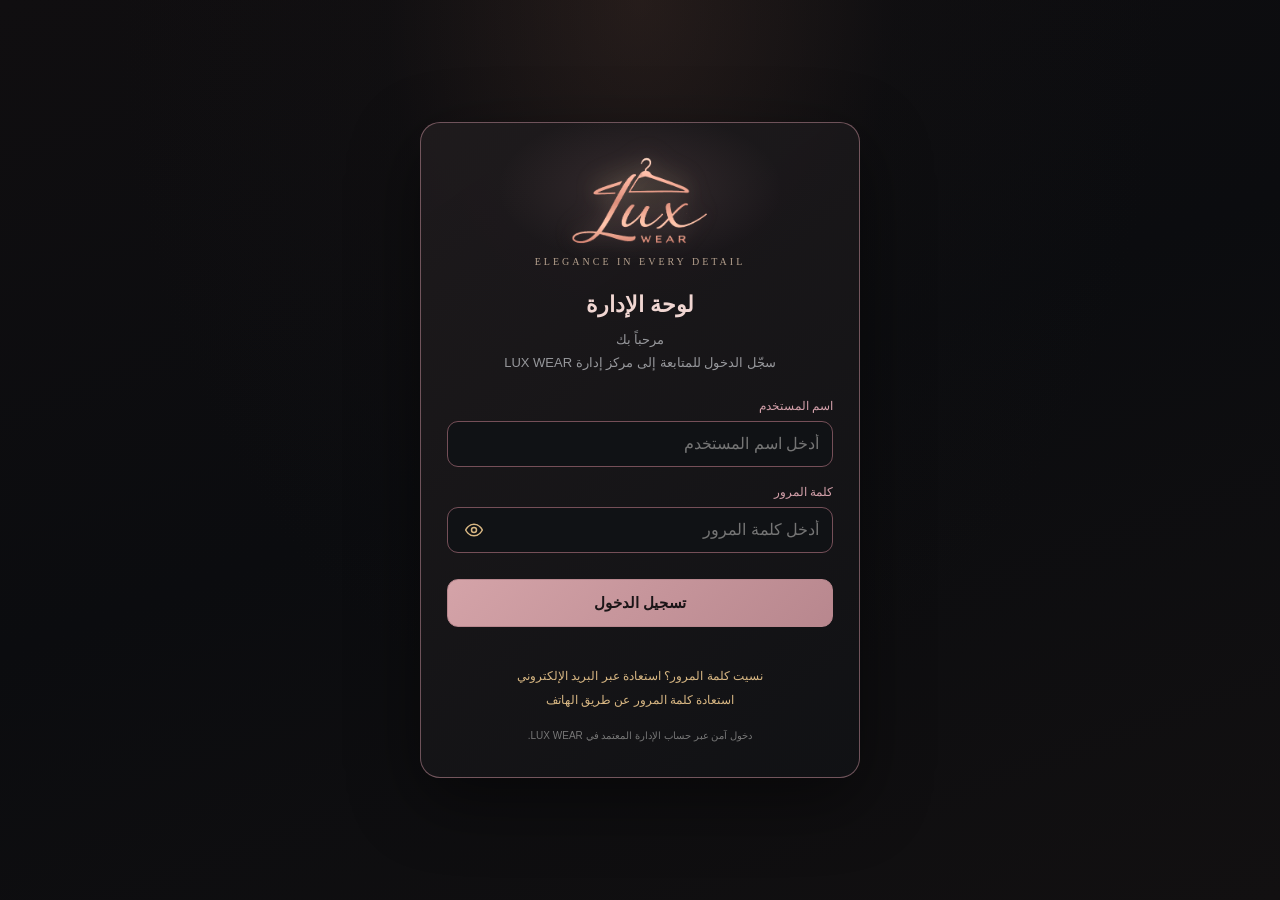
<file: admin-login.html>
<!doctype html><html lang="ar" dir="rtl"><head><meta charset="utf-8"><meta name="viewport" content="width=device-width,initial-scale=1"><title>LUX WEAR — تسجيل الدخول</title><style>
:root{--text:#f1eee8;--muted:#96979b;--rose:#d49aa5}*{box-sizing:border-box}body{margin:0;min-height:100vh;display:grid;place-items:center;padding:24px;background:radial-gradient(ellipse at 50% 0%,rgba(112,76,62,.24) 0%,rgba(28,24,24,.16) 28%,transparent 58%),linear-gradient(160deg,#100e10 0%,#0b0c0f 48%,#121011 100%);color:var(--text);font-family:Tahoma,Arial,sans-serif}.card{width:min(440px,100%);padding:32px 26px;border:1px solid rgba(212,154,165,.48);border-radius:20px;background:linear-gradient(145deg,rgba(31,27,29,.94),rgba(17,18,21,.96));box-shadow:0 22px 70px #0007;position:relative;overflow:hidden}.card:before{content:'';position:absolute;top:-10px;left:50%;transform:translateX(-50%);width:280px;height:150px;background:radial-gradient(ellipse,rgba(222,190,156,.18),rgba(212,154,165,.08) 32%,transparent 72%);pointer-events:none}.logo{display:block;width:min(140px,55%);height:auto;margin:0 auto 10px;filter:drop-shadow(0 0 9px rgba(212,154,165,.16)) drop-shadow(0 -5px 12px rgba(218,185,150,.18));position:relative}.tag{text-align:center;font:10px Georgia,serif;letter-spacing:3px;color:#b6a18e;margin-bottom:25px}h1{text-align:center;font-size:22px;margin:0 0 10px;color:#f0d6d2}.welcome{text-align:center;color:var(--muted);font-size:13px;line-height:1.8;margin:0 0 25px}label{display:block;color:#d3a0aa;font-size:12px;margin:0 0 8px}input{width:100%;background:#101215;color:var(--text);border:1px solid #754f58;border-radius:11px;padding:13px;font:inherit;outline:none}input:focus{border-color:var(--rose);box-shadow:0 0 0 2px rgba(212,154,165,.16)}.field{margin-bottom:18px}.wrap{position:relative}.wrap input{width:100%;padding-left:46px}.toggle{position:absolute;left:12px;top:50%;transform:translateY(-50%);border:0;background:transparent;color:#d8b783;padding:5px;display:flex;align-items:center;justify-content:center;cursor:pointer}.submit{width:100%;border:1px solid #b8878e;background:linear-gradient(135deg,#d4a3a8,#b8878e);color:#1b1517;font-weight:bold;padding:14px;border-radius:11px;margin-top:8px;font-size:15px}.note{text-align:center;color:#777;font-size:10px;line-height:1.8;margin-top:20px}.error{color:#e19a9a;text-align:center;font-size:12px;min-height:18px;margin-top:10px}</style></head><body><main class="card"><img class="logo" alt="LUX WEAR" src="[data-uri]"><div class="tag">ELEGANCE IN EVERY DETAIL</div><h1>لوحة الإدارة</h1><p class="welcome">مرحباً بك<br>سجّل الدخول للمتابعة إلى مركز إدارة LUX WEAR</p><form id="form"><div class="field"><label for="username">اسم المستخدم</label><input id="username" autocomplete="username" placeholder="أدخل اسم المستخدم" required></div><div class="field"><label for="password">كلمة المرور</label><div class="wrap"><input id="password" type="password" autocomplete="current-password" placeholder="أدخل كلمة المرور" required><button class="toggle" type="button" id="toggle" aria-label="إظهار كلمة المرور"><svg id="eye" width="20" height="20" viewBox="0 0 24 24" fill="none" stroke="currentColor" stroke-width="1.8" stroke-linecap="round" stroke-linejoin="round"><path d="M2 12s3.5-7 10-7 10 7 10 7-3.5 7-10 7-10-7-10-7z"/><circle cx="12" cy="12" r="3"/></svg></button></div></div><button class="submit" type="submit">تسجيل الدخول</button><div id="error" class="error"></div><a id="forgotPassword" href="#" style="display:block;text-align:center;color:#d8b783;font-size:12px;margin-top:14px;text-decoration:none">نسيت كلمة المرور؟ استعادة عبر البريد الإلكتروني</a><a id="forgotPhone" href="#" style="display:block;text-align:center;color:#d8b783;font-size:12px;margin-top:10px;text-decoration:none">استعادة كلمة المرور عن طريق الهاتف</a><div id="phoneRecovery" style="display:none;margin-top:18px"><div class="field"><label for="recoveryPhone">رقم الهاتف المسجل (مع مفتاح الدولة)</label><input id="recoveryPhone" type="tel" placeholder="+20..." autocomplete="tel"></div><button id="sendPhoneOtp" class="submit" type="button">إرسال رمز التحقق SMS</button><div id="otpFields" style="display:none"><div class="field" style="margin-top:14px"><label for="recoveryOtp">رمز التحقق</label><input id="recoveryOtp" inputmode="numeric" autocomplete="one-time-code" placeholder="رمز SMS"></div><div class="field"><label for="phoneNewPassword">كلمة المرور الجديدة</label><input id="phoneNewPassword" type="password" autocomplete="new-password"></div><div class="field"><label for="phoneConfirmPassword">تأكيد كلمة المرور</label><input id="phoneConfirmPassword" type="password" autocomplete="new-password"></div><button id="verifyPhoneOtp" class="submit" type="button">التحقق وتغيير كلمة المرور</button></div></div><div id="recoveryBox" style="display:none;margin-top:18px"><div class="field"><label for="newPassword">كلمة المرور الجديدة</label><input id="newPassword" type="password" autocomplete="new-password" placeholder="كلمة المرور الجديدة"></div><div class="field"><label for="confirmPassword">تأكيد كلمة المرور</label><input id="confirmPassword" type="password" autocomplete="new-password" placeholder="أعد كتابة كلمة المرور"></div><button id="saveNewPassword" class="submit" type="button">حفظ كلمة المرور الجديدة</button></div></form><div class="note">دخول آمن عبر حساب الإدارة المعتمد في LUX WEAR.</div></main><script>document.getElementById('toggle').onclick=()=>{const p=document.getElementById('password');const b=document.getElementById('toggle');p.type=p.type==='password'?'text':'password';b.setAttribute('aria-label',p.type==='password'?'إظهار كلمة المرور':'إخفاء كلمة المرور');document.getElementById('eye').innerHTML=p.type==='password'?'<path d=\"M2 12s3.5-7 10-7 10 7 10 7-3.5 7-10 7-10-7-10-7z\"/><circle cx=\"12\" cy=\"12\" r=\"3\"/>':'<path d=\"M3 3l18 18\"/><path d=\"M10.6 10.6a2 2 0 002.8 2.8\"/><path d=\"M9.9 5.2A10.8 10.8 0 0112 5c6.5 0 10 7 10 7a14.7 14.7 0 01-3.3 4.2\"/><path d=\"M6.2 6.2C3.5 8 2 12 2 12s3.5 7 10 7a10.7 10.7 0 004.2-.9\"/>';};</script><script type="module" src="./luxwear-login.js"></script></body></html>
</file>
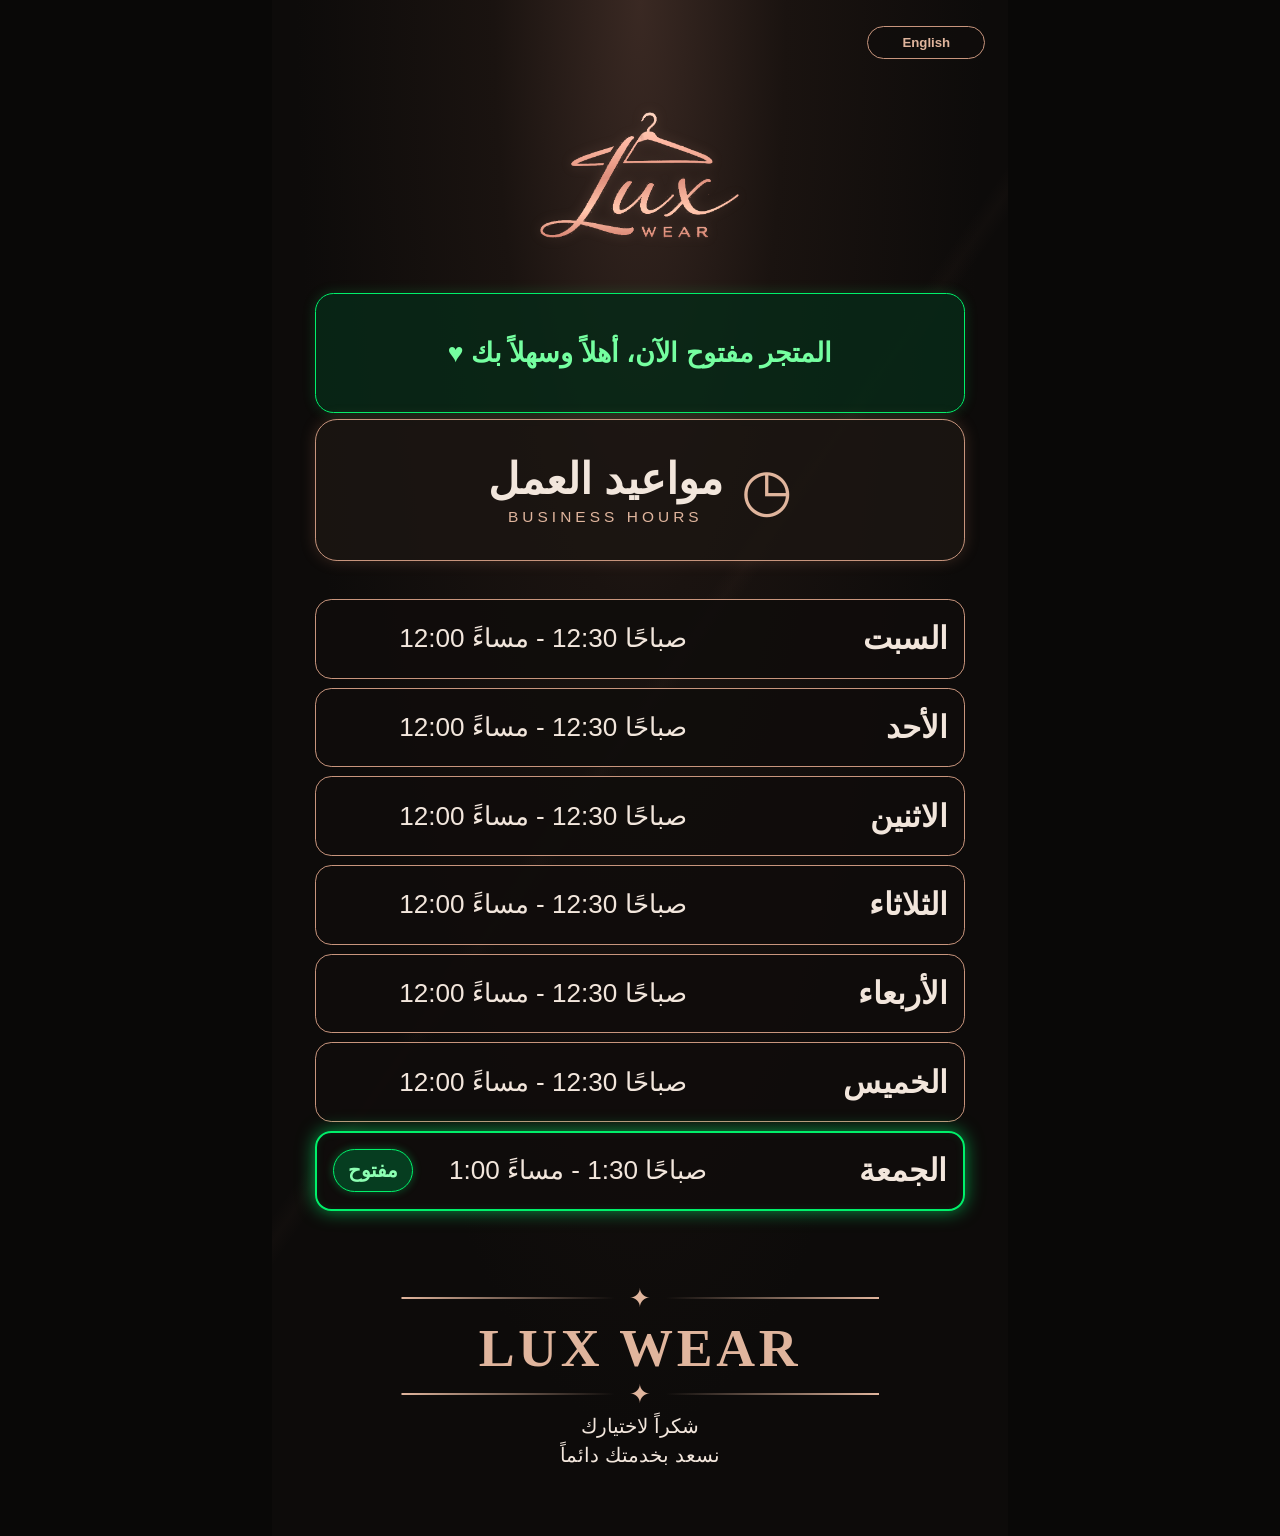
<file: business-hours.html>
<!doctype html>
<html lang="ar" dir="rtl"><head><meta charset="utf-8"><meta name="viewport" content="width=device-width,initial-scale=1,viewport-fit=cover"><meta name="theme-color" content="#080605"><title>LUX WEAR | مواعيد العمل</title>
<style>
:root{--bg:#100d0c;--panel:#1b1512;--panel2:#241a16;--rose:#c8957d;--rose-light:#e0b59d;--rose-dark:#9f705c;--white:#f2e6dc;--muted:#b7a398;--line:#594237;--green:#00f06a;--red:#ff2638;--amber:#ffc04d}
*{box-sizing:border-box}html,body{margin:0;min-height:100%;background:#090807;color:var(--white);font-family:Tahoma,Arial,sans-serif}body{display:flex;justify-content:center;align-items:flex-start}
#hours{width:min(100vw,736px);aspect-ratio:736/1536;position:relative;overflow:hidden;isolation:isolate;container-type:inline-size;background-color:#0d0b0a;background-image:radial-gradient(ellipse at 50% 0%,#3a2923 0,#1a1310 28%,#0d0b0a 66%);background-size:cover;background-position:center;background-repeat:no-repeat}#hours:before{content:"";position:absolute;inset:0;z-index:0;pointer-events:none;opacity:.22;background:linear-gradient(125deg,transparent 0 47%,#b77e6320 48%,transparent 49% 100%)}
#hours .language{position:absolute;right:3.1%;top:1.7%;z-index:2;border:1.4px solid var(--rose);border-radius:999px;background:#100d0cb8;color:var(--rose-light);font-size:1.8cqw;font-weight:bold;padding:1.05cqw 2.2cqw;min-width:16%;cursor:pointer}
#hours .logo{position:absolute;top:7.05%;left:50%;transform:translateX(-50%);width:28.1%;height:auto;filter:drop-shadow(0 0 6px #c8957d30)}
#hours .main-status{position:absolute;top:19.1%;left:5.8%;width:88.4%;min-height:7.8%;display:grid;place-items:center;text-align:center;padding:1.2cqw 3cqw;border:1.6px solid var(--green);border-radius:2.5cqw;background:#082817d9;box-shadow:0 0 1.8cqw #19df6530;color:#75ffa0;font-size:3.65cqw;font-weight:bold;line-height:1.5}
#hours .main-status.closed{border-color:var(--red);background:#4a080feF;box-shadow:0 0 2.8cqw #ff2638a6;color:#ffd0d4}
#hours .heading{position:absolute;top:27.3%;left:5.8%;width:88.4%;height:9.2%;display:flex;align-items:center;justify-content:center;gap:2.5cqw;border:1.5px solid var(--rose);border-radius:3cqw;padding:1cqw;background:#1b1512dc;box-shadow:0 0 2cqw #d98b6a35}
#hours .clock{font-size:8cqw;color:var(--rose-light);line-height:1}#hours h1{font-size:5.8cqw;margin:0;font-weight:700}#hours .english{direction:ltr;letter-spacing:.55cqw;color:#e0b59d;font-size:2.1cqw;margin-top:.6cqw;text-align:center}
#hours .days{position:absolute;top:39%;left:5.8%;width:88.4%;display:grid;gap:1.25cqw}
#hours .day{height:10.8cqw;min-height:0;display:grid;grid-template-columns:1fr 1.55fr auto;align-items:center;gap:1cqw;padding:0 2.2cqw;border:1.4px solid #c8957d;border-radius:2.2cqw;background:#100d0ce8}
#hours .day.today{border:2.2px solid var(--green);box-shadow:0 0 2.5cqw #00f06a9c,inset 0 0 1.2cqw #00f06a18}#hours .day.today.closed-day{border-color:var(--red);box-shadow:0 0 2.8cqw #ff2638c9,inset 0 0 1.3cqw #ff263826}
#hours .name{font-size:4.15cqw;font-weight:bold;white-space:nowrap}#hours .time{direction:ltr;text-align:center;white-space:nowrap;font-size:3.55cqw}
#hours .status{border:1.5px solid var(--green);border-radius:25px;padding:1.25cqw 1.9cqw;background:#063d20;color:#8dffb3;font-size:2.7cqw;font-weight:bold;white-space:nowrap;text-align:center;box-shadow:0 0 1.2cqw #00f06a55}#hours .status.closed{border-color:var(--red);background:#5a080f;color:#ffd0d4;box-shadow:0 0 1.4cqw #ff263880}#hours .status.soon{border-color:var(--amber);background:#382407;color:#ffdb83}#hours .hidden-status{visibility:hidden}
#hours .footer{position:absolute;top:83.5%;left:0;width:100%;text-align:center}#hours .ornament{display:flex;align-items:center;gap:2cqw;width:65%;margin:0 auto .65cqw;color:#e0b59d;font-size:3.5cqw}#hours .ornament:before,#hours .ornament:after{content:"";height:.28cqw;flex:1;background:linear-gradient(90deg,transparent,var(--rose-light))}#hours .ornament:after{transform:scaleX(-1)}#hours .footer strong{font:bold 7.3cqw Georgia,serif;color:#e0b59d;letter-spacing:.5cqw}#hours .footer p{font-size:2.7cqw;margin:.8cqw;color:#f2e6dc}
@media(max-width:420px){#hours .day{grid-template-columns:1fr 1.45fr auto;gap:.7cqw;padding:0 1.7cqw}#hours .name{font-size:3.65cqw}#hours .time{font-size:3.05cqw}#hours .status{font-size:2.45cqw;padding:1.05cqw 1.5cqw}}
</style></head><body><main id="hours">
<button class="language" id="language" type="button" aria-label="Switch language">EN</button>
<img class="logo" src="[data-uri]" alt="LUX WEAR">
<div class="main-status" id="mainStatus" aria-live="polite"></div>
<section class="heading"><div class="clock" aria-hidden="true">◷</div><div><h1 id="headingTitle">مواعيد العمل</h1><div class="english">BUSINESS HOURS</div></div></section>
<section class="days" id="days" aria-label="مواعيد العمل الأسبوعية">
<article class="day" data-day="6"><b class="name" data-ar="السبت" data-en="Saturday">السبت</b><span class="time">12:00 PM – 12:30 AM</span><span class="status hidden-status"></span></article>
<article class="day" data-day="0"><b class="name" data-ar="الأحد" data-en="Sunday">الأحد</b><span class="time">12:00 PM – 12:30 AM</span><span class="status hidden-status"></span></article>
<article class="day" data-day="1"><b class="name" data-ar="الاثنين" data-en="Monday">الاثنين</b><span class="time">12:00 PM – 12:30 AM</span><span class="status hidden-status"></span></article>
<article class="day" data-day="2"><b class="name" data-ar="الثلاثاء" data-en="Tuesday">الثلاثاء</b><span class="time">12:00 PM – 12:30 AM</span><span class="status hidden-status"></span></article>
<article class="day" data-day="3"><b class="name" data-ar="الأربعاء" data-en="Wednesday">الأربعاء</b><span class="time">12:00 PM – 12:30 AM</span><span class="status hidden-status"></span></article>
<article class="day" data-day="4"><b class="name" data-ar="الخميس" data-en="Thursday">الخميس</b><span class="time">12:00 PM – 12:30 AM</span><span class="status hidden-status"></span></article>
<article class="day" data-day="5"><b class="name" data-ar="الجمعة" data-en="Friday">الجمعة</b><span class="time">1:00 PM – 1:30 AM</span><span class="status hidden-status"></span></article>
</section><footer class="footer"><div class="ornament">✦</div><strong>LUX WEAR</strong><div class="ornament">✦</div><p id="thanks">شكراً لاختيارك</p><p id="tagline">نسعد بخدمتك دائماً</p></footer></main>
<script>(()=>{
const weeklyHours={0:{open:720,close:30},1:{open:720,close:30},2:{open:720,close:30},3:{open:720,close:30},4:{open:720,close:30},5:{open:780,close:90},6:{open:720,close:30}};
window.luxWeeklyHours=weeklyHours;let lang='ar';const cards=[...document.querySelectorAll('.day')],mainStatus=document.getElementById('mainStatus');
const words={ar:{title:'مواعيد العمل',open:'المتجر مفتوح الآن، أهلاً وسهلاً بك ♥️',closed:'المتجر مغلق الآن، في انتظارك غداً يا صديقي ♥️',isClosed:'مغلق',isOpen:'مفتوح',closing:'يغلق عند',thanks:'شكراً لاختيارك',tagline:'نسعد بخدمتك دائماً'},en:{title:'Business Hours',open:'We are open now. Welcome! ♥️',closed:'We are currently closed. See you tomorrow! ♥️',isClosed:'Closed',isOpen:'Open',closing:'Closes at',thanks:'Thank you for choosing us',tagline:'We are always happy to serve you'}};
function formatTime(total){const n=((total%1440)+1440)%1440,h=Math.floor(n/60),m=n%60,suffix=h<12?(lang==='ar'?'صباحًا':'AM'):(lang==='ar'?'مساءً':'PM');return `${h%12||12}:${String(m).padStart(2,'0')} ${suffix}`}
function renderLanguage(){document.documentElement.lang=lang;document.documentElement.dir=lang==='ar'?'rtl':'ltr';document.getElementById('language').textContent='English';document.getElementById('headingTitle').textContent=words[lang].title;document.getElementById('thanks').textContent=words[lang].thanks;document.getElementById('tagline').textContent=words[lang].tagline;cards.forEach(c=>{const n=c.querySelector('.name');n.textContent=n.dataset[lang];const day=Number(c.dataset.day),hours=weeklyHours[day];c.querySelector('.time').textContent=hours.closed?words[lang].isClosed:`\u2066${formatTime(hours.open)}\u2069 - \u2066${formatTime(hours.close)}\u2069`});updateStatus()}
function updateStatus(){const now=new Date(),today=now.getDay(),minute=now.getHours()*60+now.getMinutes(),prev=(today+6)%7;let open=false,until=0;if(!weeklyHours[today].closed&&minute>=weeklyHours[today].open){open=true;until=1440-minute+weeklyHours[today].close}else if(!weeklyHours[prev].closed&&minute<weeklyHours[prev].close){open=true;until=weeklyHours[prev].close-minute}
cards.forEach(c=>{const isToday=Number(c.dataset.day)===today;c.classList.toggle('today',isToday);c.classList.toggle('closed-day',isToday&&!open);const b=c.querySelector('.status');b.className='status hidden-status';b.textContent='';if(!isToday)return;b.className='status';if(!open){b.classList.add('closed');b.textContent=words[lang].isClosed}else if(until<=60){b.classList.add('soon');b.textContent=`${words[lang].closing} ${formatTime(minute+until)}`}else b.textContent=words[lang].isOpen});mainStatus.classList.toggle('closed',!open);mainStatus.textContent=open?words[lang].open:words[lang].closed}
window.luxUpdateHoursStatus=updateStatus;document.getElementById('language').addEventListener('click',()=>{lang=lang==='ar'?'en':'ar';renderLanguage()});renderLanguage();setInterval(updateStatus,30000);
})();</script><script type="module" src="./luxwear-hours.js"></script></body></html>
</file>
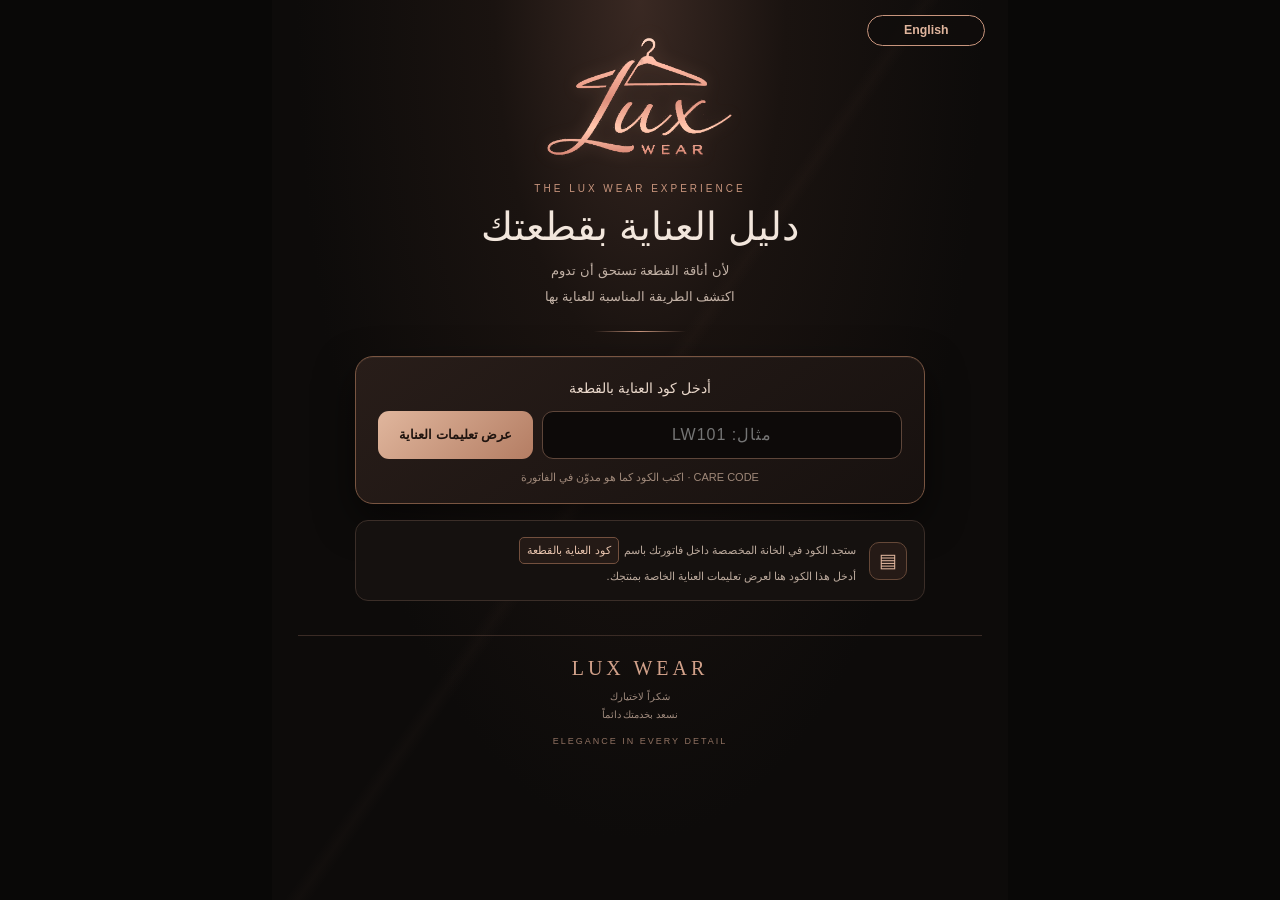
<file: care-guide.html>
<!doctype html>
<html lang="ar" dir="rtl"><head><meta charset="utf-8"><meta name="viewport" content="width=device-width,initial-scale=1"><meta name="theme-color" content="#100d0c"><title>LUX WEAR | دليل العناية</title>
<style>
:root{--bg:#100d0c;--panel:#1b1512;--panel2:#241a16;--rose:#c8957d;--rose2:#e0b59d;--ivory:#f2e6dc;--muted:#b7a398;--line:#594237}*{box-sizing:border-box}body{margin:0;background:#090807;color:var(--ivory);font-family:Tahoma,Arial,sans-serif}.page{width:min(100%,736px);min-height:100vh;margin:auto;position:relative;overflow:hidden;background:radial-gradient(ellipse at 50% 0%,#3a2923 0,#1a1310 28%,#0d0b0a 66%);padding:34px 26px 28px}.page:before{content:"";position:absolute;inset:0;pointer-events:none;opacity:.22;background:linear-gradient(125deg,transparent 0 47%,#b77e6320 48%,transparent 49% 100%)}.top,.content,.footer{position:relative}.top{text-align:center}.logo{display:block;width:28.1%;height:auto;margin:0 auto 24px;filter:drop-shadow(0 0 8px #d99a7c35)}.eyebrow{font:10px Arial,sans-serif;letter-spacing:3px;color:var(--rose);margin-bottom:10px}.title{font-size:clamp(27px,5vw,39px);font-weight:500;margin:0;color:var(--ivory)}.subtitle{font-size:13px;line-height:2;color:#c2b1a5;margin:9px auto 0;max-width:440px}.ornament{height:1px;width:92px;margin:21px auto 24px;background:linear-gradient(90deg,transparent,var(--rose),transparent)}.search{max-width:570px;margin:0 auto;padding:23px 22px 19px;border:1px solid #795541;border-radius:18px;background:linear-gradient(145deg,#281d19,#17110f);box-shadow:0 15px 38px #0008,inset 0 1px #ffffff0c}.searchlabel{display:block;text-align:center;font-size:14px;color:#e9d7ca;margin-bottom:15px}.field{display:flex;gap:9px}.field input{flex:1;min-width:0;background:#0d0a09;border:1px solid #5e463a;border-radius:11px;color:#f4e8de;text-align:center;font-size:16px;padding:14px 12px;outline:none;letter-spacing:1px}.field input:focus{border-color:var(--rose2);box-shadow:0 0 0 3px #c8957d20}.field button{border:0;border-radius:11px;padding:0 21px;background:linear-gradient(135deg,#e0b69d,#b47d63);color:#211510;font-weight:700;font-size:13px;cursor:pointer}.hint{text-align:center;color:#9f8879;font-size:11px;margin-top:12px}.invoice{max-width:570px;margin:16px auto 0;padding:14px 17px;border:1px solid #3b2e28;border-radius:13px;background:#15110f;display:flex;align-items:center;gap:13px}.invicon{width:38px;height:38px;border-radius:10px;display:grid;place-items:center;color:var(--rose2);border:1px solid #654838;background:#251a16;font-size:19px;flex:none}.invoice p{margin:0;color:#bba99c;font-size:11px;line-height:1.9}.invoice b{color:#e2c4b2}.invoice .fieldname{display:inline-block;padding:2px 7px;margin:2px 2px;border:1px solid #73503e;border-radius:5px;color:#e8c4ae;background:#241a16;white-space:nowrap}.sectionhead{max-width:570px;margin:29px auto 12px;display:flex;justify-content:space-between;align-items:center}.sectionhead h2{font-size:14px;font-weight:500;margin:0;color:#ead9cd}.sectionhead span{font:10px Arial,sans-serif;letter-spacing:1px;color:#b88770}.codes{max-width:570px;margin:0 auto;display:grid;grid-template-columns:repeat(3,1fr);gap:9px}.codeitem{border:1px solid #3e3029;border-radius:11px;background:#191310;padding:11px;text-align:center}.codeitem b{display:block;color:#e0b59d;font:12px Arial,sans-serif;letter-spacing:1px;margin-bottom:5px}.codeitem span{font-size:10px;color:#bba99c}.result{display:none;max-width:570px;margin:20px auto 0}.result.show{display:block;animation:fade .3s ease}@keyframes fade{from{opacity:0;transform:translateY(8px)}to{opacity:1;transform:none}}.resulthead{padding:18px 19px;border:1px solid #6c4a39;border-radius:15px;background:linear-gradient(130deg,#281c17,#17110f);display:flex;justify-content:space-between;align-items:center;gap:10px}.resulthead h3{margin:0;font-size:20px;font-weight:500}.resulthead p{margin:6px 0 0;color:#b49e90;font-size:11px}.codepill{font:11px Arial,sans-serif;letter-spacing:1px;border:1px solid #825d49;border-radius:30px;padding:8px 11px;color:#e0b59d;white-space:nowrap}.grid{display:grid;grid-template-columns:1fr 1fr;gap:10px;margin-top:11px}.tile{border:1px solid #3e3029;border-radius:13px;background:linear-gradient(145deg,#211916,#15110f);padding:14px;min-height:108px}.tile .ico{color:#d5a287;font-size:19px;margin-bottom:8px}.tile b{display:block;font-size:12px;color:#ead8cb;margin-bottom:6px}.tile p{margin:0;font-size:11px;line-height:1.8;color:#b8a69a}.warning{border-inline-start:2px solid var(--rose);border-radius:8px;background:#241a16;padding:12px 14px;color:#cbb9ac;font-size:11px;line-height:1.9;margin-top:11px}.error{display:none;text-align:center;color:#e2a29b;font-size:12px;margin-top:12px}.footer{text-align:center;margin:34px auto 0;padding-top:21px;border-top:1px solid #3a2b25;color:#b99a87}.footer .brand{font:20px Georgia,serif;letter-spacing:4px;color:#d2a18a}.footer p{font-size:10px;line-height:1.8;color:#9e897c;margin:8px 0 0}.footer .small{font:9px Arial,sans-serif;letter-spacing:2px;color:#8f7161;margin-top:12px}@media(max-width:480px){.page{padding:25px 15px 23px}.logo{margin-bottom:20px}.search{padding:19px 15px}.field{flex-direction:column}.field button{padding:14px}.grid{gap:8px}.tile{padding:11px;min-height:116px}.resulthead h3{font-size:18px}.codes{grid-template-columns:repeat(2,1fr)}}

.page{container-type:inline-size}
.page .language{position:absolute;right:3.1%;top:1.7%;z-index:2;border:1.4px solid var(--rose);border-radius:999px;background:#100d0cb8;color:var(--rose2);font-size:1.8cqw;font-weight:bold;padding:1.05cqw 2.2cqw;min-width:16%;cursor:pointer}
</style></head><body><main class="page"><button class="language" id="language" type="button" aria-label="Switch language">EN</button><header class="top"><img class="logo" alt="LUX WEAR" src="[data-uri]" /><div class="eyebrow">THE LUX WEAR EXPERIENCE</div><h1 class="title">دليل العناية بقطعتك</h1><p class="subtitle">لأن أناقة القطعة تستحق أن تدوم<br>اكتشف الطريقة المناسبة للعناية بها</p><div class="ornament"></div></header>
<section class="content"><div class="search"><label class="searchlabel" for="careCode">أدخل كود العناية بالقطعة</label><div class="field"><input id="careCode" type="text" placeholder="مثال: LW101" autocomplete="off" aria-label="كود العناية بالقطعة"><button id="findCare" type="button">عرض تعليمات العناية</button></div><div class="hint">CARE CODE · اكتب الكود كما هو مدوّن في الفاتورة</div><div class="error" id="careError">لم نعثر على هذا الكود. تأكد من كتابته كما هو موجود في الفاتورة.</div></div>
<div class="invoice"><div class="invicon">▤</div><p>ستجد الكود في الخانة المخصصة داخل فاتورتك باسم <span class="fieldname">كود العناية بالقطعة</span><br>أدخل هذا الكود هنا لعرض تعليمات العناية الخاصة بمنتجك.</p></div>
<section class="result" id="careResult" aria-live="polite"><div class="resulthead"><div><h3 id="careName"></h3><p id="careDesc"></p></div><span class="codepill" id="careCodeTag"></span></div><div class="grid" id="careGrid"></div><div class="warning" id="careWarning"></div></section></section>
<footer class="footer"><div class="brand">LUX WEAR</div><p>شكراً لاختيارك<br>نسعد بخدمتك دائماً</p><div class="small">ELEGANCE IN EVERY DETAIL</div></footer></main>
<script>
(()=>{
const $=id=>document.getElementById(id);
let lang='ar';
const words={
ar:{title:'LUX WEAR | دليل العناية',eyebrow:'THE LUX WEAR EXPERIENCE',heading:'دليل العناية بقطعتك',subtitle:'لأن أناقة القطعة تستحق أن تدوم<br>اكتشف الطريقة المناسبة للعناية بها',searchlabel:'أدخل كود العناية بالقطعة',placeholder:'مثال: LW101',button:'عرض تعليمات العناية',hint:'CARE CODE · اكتب الكود كما هو مدوّن في الفاتورة',error:'لم نعثر على هذا الكود. تأكد من كتابته كما هو موجود في الفاتورة.',invoice:'ستجد الكود في الخانة المخصصة داخل فاتورتك باسم',fieldname:'كود العناية بالقطعة',invoice2:'أدخل هذا الكود هنا لعرض تعليمات العناية الخاصة بمنتجك.',section:'أكواد العناية',thanks:'شكراً لاختيارك',service:'نسعد بخدمتك دائماً',warning:'ملاحظة مهمة: '},
en:{title:'LUX WEAR | Care Guide',eyebrow:'THE LUX WEAR EXPERIENCE',heading:'Care Guide for Your Item',subtitle:'Because your item deserves to stay elegant<br>Discover the proper way to care for it',searchlabel:'Enter the care code for your item',placeholder:'Example: LW101',button:'Show Care Instructions',hint:'CARE CODE · Enter the code exactly as shown on your invoice',error:'We could not find this code. Please check it against your invoice.',invoice:'You will find the code in the designated field on your invoice named',fieldname:'Item Care Code',invoice2:'Enter this code here to view the care instructions for your product.',section:'CARE CODES',thanks:'Thank you for choosing us',service:'We are always happy to serve you',warning:'Important note: '}
};
const guides={
LW101:{name:['العناية بالجلد','Leather Care'],desc:'LEATHER CARE · '+(lang==='ar'?'إرشادات عامة':'General Guidelines'),warning:['تختلف أنواع الجلد وتشطيباته. اتبع بطاقة الشركة المصنعة، واستعن بمتخصص عند الحاجة.','Leather types and finishes vary. Follow the manufacturer’s care label and consult a specialist when needed.'],items:[['✧',['التنظيف','Cleaning'],['امسح بقطعة قماش ناعمة وجافة، وتجنب المنظفات المنزلية.','Wipe with a soft, dry cloth and avoid household cleaners.']],['◌',['الرطوبة','Moisture'],['تجنب نقع القطعة أو تعريضها للماء لفترات طويلة.','Do not soak the item or expose it to water for long periods.']],['☼',['التجفيف','Drying'],['اتركها تجف طبيعيًا بعيدًا عن الشمس والحرارة المباشرة.','Allow it to air-dry away from direct sunlight and heat.']],['⌂',['التخزين','Storage'],['احفظها في مكان جاف وجيد التهوية.','Store in a dry, well-ventilated place.']]]},
LW102:{name:['العناية بالشمواه','Suede Care'],desc:'SUEDE CARE · '+(lang==='ar'?'إرشادات عامة':'General Guidelines'),warning:['لا تستخدم الماء أو أي منظف قبل التأكد من ملاءمته لنوع الشمواه. اختبر أي منتج على جزء غير ظاهر أولًا.','Do not use water or cleaners unless they are suitable for suede. Test any product on an inconspicuous area first.'],items:[['✧',['التنظيف','Cleaning'],['استخدم فرشاة مخصصة للشمواه وبحركات لطيفة.','Use a suede brush with gentle strokes.']],['◌',['البقع','Stains'],['تجنب الفرك القوي أو استخدام المناديل المبللة.','Avoid vigorous rubbing or using wet wipes.']],['☼',['التجفيف','Drying'],['اترك القطعة تجف في الهواء بعيدًا عن الحرارة.','Let the item air-dry away from heat.']],['⌂',['التخزين','Storage'],['استخدم غطاءً قماشيًا واترك مساحة للتهوية.','Use a fabric cover and allow room for ventilation.']]]},
LW103:{name:['العناية بالوتر بروف','Waterproof Care'],desc:'WATERPROOF CARE · '+(lang==='ar'?'إرشادات عامة':'General Guidelines'),warning:['تختلف تعليمات العناية حسب الطبقة العازلة والتشطيب. راجع ملصق العناية المرفق بالقطعة قبل الغسيل.','Care instructions vary depending on the waterproof coating and finish. Check the item’s care label before washing.'],items:[['✧',['الغسيل','Washing'],['اتبع طريقة الغسيل ودرجة الحرارة المحددتين على ملصق القطعة.','Follow the washing method and temperature specified on the care label.']],['◌',['المنظفات','Detergents'],['تجنب المبيضات ومنعمات الأقمشة ما لم تسمح الشركة بذلك.','Avoid bleach and fabric softeners unless approved by the manufacturer.']],['☼',['التجفيف','Drying'],['تجنب الحرارة العالية والمجفف إلا إذا كان مسموحًا.','Avoid high heat and tumble drying unless permitted.']],['⌂',['التخزين','Storage'],['تأكد من جفاف القطعة تمامًا قبل تخزينها.','Make sure the item is completely dry before storing.']]]},
LW104:{name:['العناية بالتريكو','Knitwear Care'],desc:'KNITWEAR CARE · '+(lang==='ar'?'إرشادات عامة':'General Guidelines'),warning:['الخامات المخلوطة تختلف في طريقة العناية. راجع ملصق القطعة لتحديد الغسيل والكي المناسبين.','Blended fabrics require different care. Check the item’s label for suitable washing and ironing instructions.'],items:[['✧',['الغسيل','Washing'],['اتبع تعليمات الملصق واستخدم دورة لطيفة إذا كانت مسموحة.','Follow the label instructions and use a gentle cycle if permitted.']],['◌',['العصر','Wringing'],['تجنب العصر القوي حتى لا يتغير شكل النسيج.','Avoid wringing tightly to prevent the fabric from losing its shape.']],['☼',['التجفيف','Drying'],['جفف بشكل أفقي إذا كانت تعليمات القطعة تسمح بذلك.','Dry flat if the care instructions allow it.']],['⌂',['التخزين','Storage'],['اطوِ القطعة بدل تعليقها إذا كان وزن النسيج قد يمددها.','Fold the item instead of hanging it if its weight may stretch the fabric.']]]},
LW105:{name:['العناية بالمليتون المبطن','Fleece-Lined Melton Care'],desc:'FLEECE-LINED MELTON · '+(lang==='ar'?'إرشادات عامة':'General Guidelines'),warning:['وجود بطانة أو خامات مركبة قد يغير طريقة التنظيف؛ اتبع تعليمات القطعة المحددة.','A lining or combined materials may affect cleaning. Follow the specific care instructions for the item.'],items:[['✧',['التنظيف','Cleaning'],['اتبع تعليمات الملصق ولا تستخدم التنظيف الجاف إلا إذا كان مسموحًا.','Follow the label instructions and use dry cleaning only if permitted.']],['◌',['الغسيل','Washing'],['تجنب الماء الساخن والمنظفات القوية.','Avoid hot water and strong detergents.']],['☼',['التجفيف','Drying'],['ابتعد عن الحرارة المباشرة للحفاظ على البطانة.','Keep away from direct heat to protect the lining.']],['⌂',['التخزين','Storage'],['احفظها جافة وبعيدة عن الرطوبة.','Store it dry and away from moisture.']]]}
};
async function loadLuxCareGuides(){
 try{
  const { supabase } = await import('./luxwear-supabase.js');
  const { data, error } = await supabase.from('care_guides').select('*').eq('is_active',true);
  if(error) throw error;
  (data||[]).forEach(row=>{
   const items=[
    ['✧',['تعليمات الغسيل','Washing'],[row.washing_instructions||'—',row.washing_instructions_en||'—']],
    ['◌',['تعليمات التجفيف','Drying'],[row.drying_instructions||'—',row.drying_instructions_en||'—']],
    ['☼',['تعليمات الكي','Ironing'],[row.ironing_instructions||'—',row.ironing_instructions_en||'—']]
   ];
   guides[String(row.code).toUpperCase()]={name:[row.product_name||row.code,row.product_name_en||row.product_name||row.code],desc:[row.material||'إرشادات عامة',row.material_en||'General Guidelines'],warning:[row.warnings||'',row.warnings_en||''],items};
  });
 }catch(error){console.warn('LUX WEAR care guide database unavailable; showing built-in guide data.',error)}
}
function renderLanguage(){
 const w=words[lang],en=lang==='en';
 document.documentElement.lang=lang;document.documentElement.dir=en?'ltr':'rtl';
 document.title=w.title;$('language').textContent=en?'العربية':'English';
 document.querySelector('.eyebrow').textContent=w.eyebrow;
 document.querySelector('.title').textContent=w.heading;
 document.querySelector('.subtitle').innerHTML=w.subtitle;
 document.querySelector('.searchlabel').textContent=w.searchlabel;
 $('careCode').placeholder=w.placeholder;$('careCode').setAttribute('aria-label',w.searchlabel);
 $('findCare').textContent=w.button;document.querySelector('.hint').textContent=w.hint;
 $('careError').textContent=w.error;
 const inv=document.querySelector('.invoice p');inv.innerHTML=w.invoice+' <span class="fieldname">'+w.fieldname+'</span><br>'+w.invoice2;
 const sectionHeading=document.querySelector('.sectionhead h2');if(sectionHeading)sectionHeading.textContent=w.section;
 document.querySelector('.footer p').innerHTML=w.thanks+'<br>'+w.service;
 if($('careResult').classList.contains('show'))show(false);
}
function show(scroll=true){const code=$('careCode').value.trim().toUpperCase(),g=guides[code],result=$('careResult'),en=lang==='en';$('careError').style.display='none';result.classList.remove('show');if(!g){$('careError').style.display='block';return;}
 $('careName').textContent=g.name[en?1:0];$('careDesc').textContent=Array.isArray(g.desc)?g.desc[en?1:0]:(en?g.desc.replace('إرشادات عامة','General Guidelines'):g.desc.replace('General Guidelines','إرشادات عامة'));$('careCodeTag').textContent=code;$('careWarning').textContent=words[lang].warning+g.warning[en?1:0];$('careGrid').innerHTML=g.items.map(x=>`<article class="tile"><div class="ico">${x[0]}</div><b>${x[1][en?1:0]}</b><p>${x[2][en?1:0]}</p></article>`).join('');result.classList.add('show');if(scroll)result.scrollIntoView({behavior:'smooth',block:'nearest'});
}
$('findCare').addEventListener('click',()=>show());$('careCode').addEventListener('keydown',e=>{if(e.key==='Enter')show()});$('language').addEventListener('click',()=>{lang=lang==='ar'?'en':'ar';renderLanguage()});renderLanguage();
loadLuxCareGuides().then(()=>{if($('careResult').classList.contains('show'))show(false)});
})();
</script></body></html>
</file>
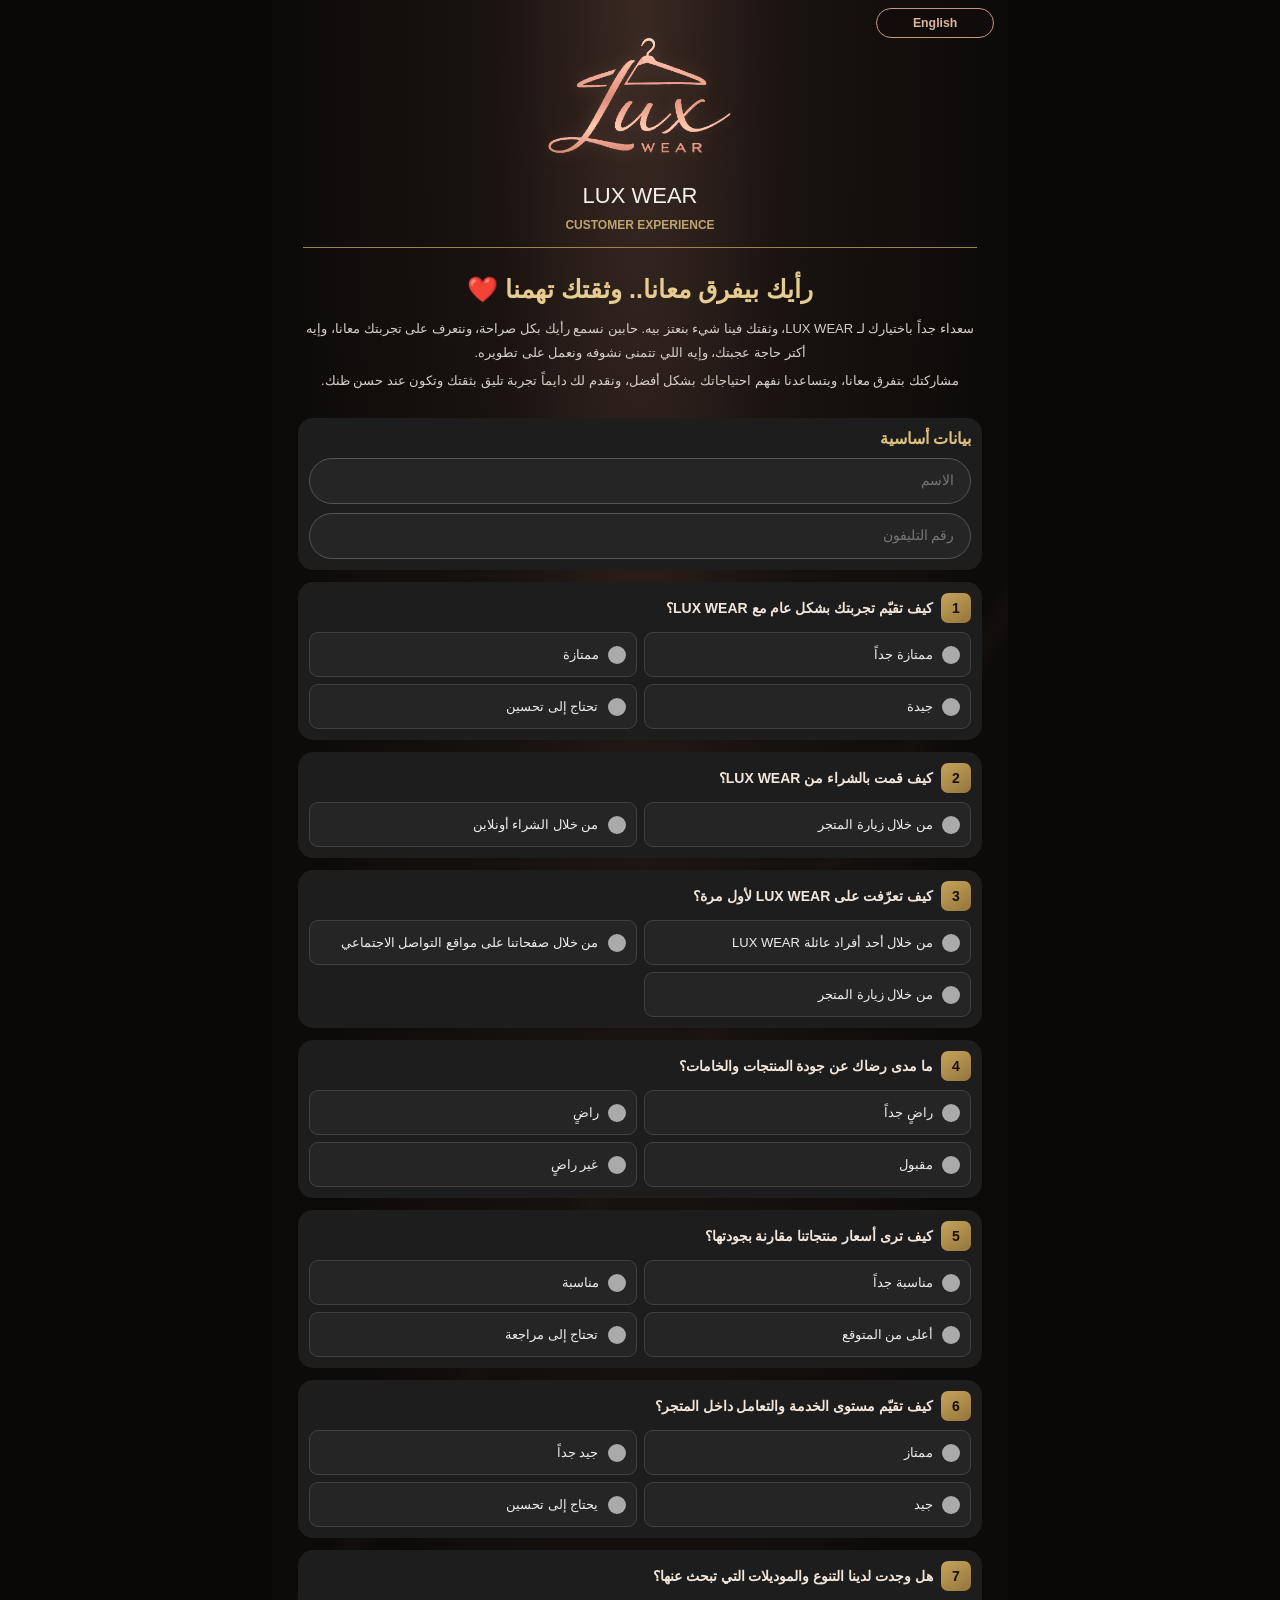
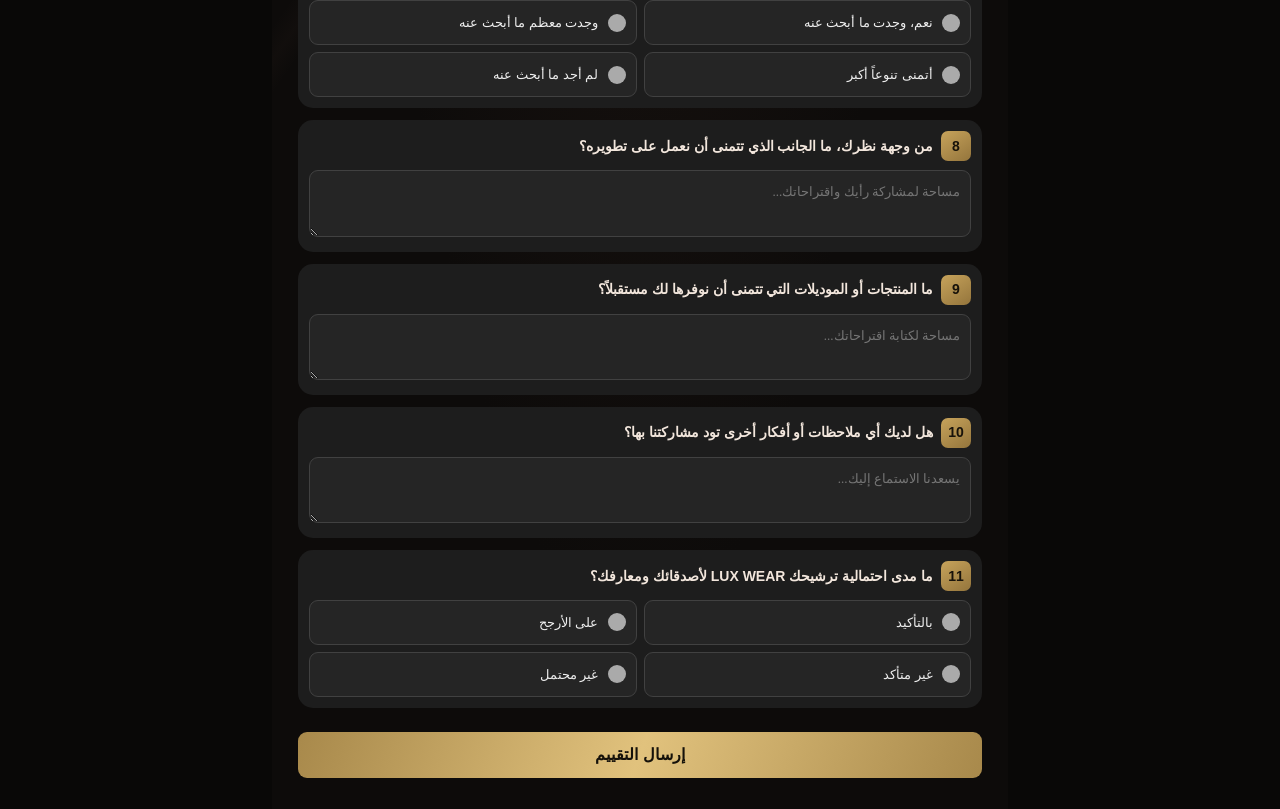
<file: customer-review.html>
<!doctype html><html lang="ar" dir="rtl"><head>
<meta charset="utf-8"><meta name="viewport" content="width=device-width,initial-scale=1">
<meta name="theme-color" content="#080808"><title>تقييم تجربتك | LUX WEAR</title>
<style>
*{box-sizing:border-box}body{margin:0;padding:9px 7px 20px;background:radial-gradient(ellipse at 50% 0%,#3a2923 0,#1a1310 28%,#0d0b0a 66%) fixed,#090807;color:#f4f1eb;font-family:Tahoma,Arial,sans-serif;position:relative}
body:before{content:"";position:fixed;inset:0;pointer-events:none;opacity:.22;background:linear-gradient(125deg,transparent 0 47%,#b77e6320 48%,transparent 49% 100%)}
.wrap{position:relative;width:min(100%,540px);container-type:inline-size;margin:auto;padding:15px 10px 18px;background:#101010;border:1.5px solid #9e8249;border-radius:23px;box-shadow:0 0 22px #000}
header{text-align:center;padding:36px 5px 8px}.logo{display:block;width:28.1%;height:auto;margin:0 auto 18px;filter:drop-shadow(0 0 8px #d99a7c35)}.brand-name{font-size:22px;line-height:1.4;font-family:Arial,sans-serif;color:#f4f1eb;margin:4px 0 6px}.kicker{color:#bda46f;font-size:12px;font-weight:bold;margin:6px 0}.rule{height:1px;background:#9f8247;margin:15px 0}
.intro{text-align:center;padding:0 5px 9px}h1{font-size:clamp(20px,4.5vw,25px);line-height:1.5;color:#e5cc91;margin:0 0 9px}.intro p{font-size:13px;line-height:1.8;color:#d5d0c8;margin:5px 0}
.details,.question{background:#1d1d1d;border-radius:15px;padding:11px;margin:12px 0}.details-title{font-size:16px;color:#e0c27e;font-weight:bold;margin-bottom:10px}.fields{display:grid;gap:9px}
input[type=text],input[type=tel]{height:46px;width:100%;border:1px solid #555;border-radius:30px;background:#252525;padding:0 16px;color:#fff;font:14px Tahoma;text-align:right;outline:none}
.qhead{display:flex;direction:rtl;text-align:right;align-items:center;gap:8px;margin-bottom:9px;font-size:14px;line-height:1.6;font-weight:bold}
.num{order:0;flex:0 0 30px;height:30px;border-radius:7px;background:linear-gradient(145deg,#c7a35b,#94753c);color:#17120a;display:grid;place-items:center;font-size:14px}
.qtitle{order:1;flex:1;text-align:right}
.options{display:grid;gap:7px}.option{display:flex;direction:rtl;align-items:center;gap:9px;min-height:45px;padding:7px 10px;border:1px solid #414141;background:#252525;border-radius:9px;color:#eee;font-size:13px;line-height:1.5;cursor:pointer}
.option input{appearance:none;width:18px;height:18px;flex:0 0 18px;border-radius:50%;border:0;background:#aaa;margin:0;position:relative}.option input:checked{background:#c7a45e}.option input:checked:after{content:"";position:absolute;inset:4px;border-radius:50%;background:#272015}.option:has(input:checked){border-color:#c5a45d;background:#30291d}
textarea{width:100%;min-height:65px;background:#252525;border:1px solid #414141;border-radius:9px;padding:10px;color:white;font:13px/1.7 Tahoma;resize:vertical}
.submit{width:100%;min-height:46px;margin:12px 0 3px;border:0;border-radius:9px;background:linear-gradient(110deg,#a8894b,#e1c27d,#a8894b);color:#15110a;font-size:16px;font-weight:bold;cursor:pointer}
.error{display:none;color:#ffb6a6;text-align:center;font-size:12px;margin:10px}.finish{display:none;text-align:center;background:#1d1d1d;border:1px solid #9e8249;border-radius:16px;padding:22px 15px;margin-top:14px}.finish h2{color:#e5cc91;font-size:23px}.finish p{color:#d5d0c8;font-size:14px;line-height:1.8}.signature{color:#d0b36f;font:bold 24px Arial;margin:18px}
@media(min-width:500px){.options{grid-template-columns:1fr 1fr}}

/* Exact page background treatment from the LUX WEAR care-guide reference */
body{margin:0;padding:0;background:#090807;color:var(--ivory,#f2e6dc);font-family:Tahoma,Arial,sans-serif;position:relative}
body:before{display:none}
.wrap{width:min(100%,736px);min-height:100vh;margin:0 auto;position:relative;overflow:hidden;background:radial-gradient(ellipse at 50% 0%,#3a2923 0,#1a1310 28%,#0d0b0a 66%);padding:34px 26px 28px;border:0;border-radius:0;box-shadow:none}
.wrap:before{content:"";position:absolute;inset:0;pointer-events:none;opacity:.22;background:linear-gradient(125deg,transparent 0 47%,#b77e6320 48%,transparent 49% 100%)}
.wrap>header,.wrap>form,.wrap>#finish{position:relative}
.logo{display:block;width:28.1%;height:auto;margin:0 auto 24px;filter:drop-shadow(0 0 8px #d99a7c35)}
header{ text-align:center;padding:0 5px 8px }
@media(max-width:480px){.wrap{padding:25px 15px 23px}.logo{margin-bottom:20px}}

.wrap .language-switch{position:absolute;right:14px;top:8px;z-index:5;border:1.4px solid #c8957d;border-radius:999px;background:#100d0cb8;color:#e0b59d;font-size:1.8cqw;font-weight:bold;padding:1.05cqw 2.2cqw;min-width:16%;cursor:pointer;line-height:normal}
.wrap .language-switch:focus-visible{outline:2px solid #e0b59d;outline-offset:2px}
.home-button{display:inline-flex;align-items:center;justify-content:center;min-width:150px;min-height:42px;margin:16px auto 0;padding:9px 22px;border:1px solid #c8957d;border-radius:9px;background:linear-gradient(110deg,#241a16,#1a1310);color:#e0b59d;text-decoration:none;font: bold 14px Tahoma,Arial,sans-serif;cursor:pointer}
.home-button:focus-visible{outline:2px solid #e0b59d;outline-offset:3px}
</style></head><body><main class="wrap"><button class="language-switch" id="languageSwitch" type="button">English</button>
<header><img class="logo" alt="LUX WEAR" src="[data-uri]"><div class="brand-name">LUX WEAR</div><div class="kicker">CUSTOMER EXPERIENCE</div><div class="rule"></div></header>
<form id="reviewForm">
<section class="intro"><h1>رأيك بيفرق معانا.. وثقتك تهمنا ❤️</h1>
<p>سعداء جداً باختيارك لـ LUX WEAR، وثقتك فينا شيء بنعتز بيه. حابين نسمع رأيك بكل صراحة، ونتعرف على تجربتك معانا، وإيه أكتر حاجة عجبتك، وإيه اللي تتمنى نشوفه ونعمل على تطويره.</p>
<p>مشاركتك بتفرق معانا، وبتساعدنا نفهم احتياجاتك بشكل أفضل، ونقدم لك دايماً تجربة تليق بثقتك وتكون عند حسن ظنك.</p></section>
<section class="details"><div class="details-title">بيانات أساسية</div><div class="fields">
<input type="text" name="customerName" placeholder="الاسم" autocomplete="name" required>
<input type="tel" name="phone" placeholder="رقم التليفون" autocomplete="tel" required></div></section>
<div id="questions"></div><button class="submit" type="submit" id="submitBtn">إرسال التقييم</button><div class="error" id="errorMsg"></div>
</form>
<section class="finish" id="finish"><h2>شكراً لثقتك بنا ❤️</h2>
<p>نقدّر وقتك واهتمامك، ونسعد بمشاركة رأيك بكل صراحة.</p>
<p>كل رأي وملاحظة منك بتمثل لينا فرصة جديدة للتطور، وبتساعدنا نفهم احتياجاتك بشكل أفضل، ونقدم لك دايماً تجربة تليق بثقتك وتكون عند حسن ظنك.</p>
<div class="signature">LUX WEAR</div><p>سعداء دائماً باختيارك لنا ❤️</p><a class="home-button" id="homeButton" href="https://saadm6417-ai.github.io/LUX-WEAR-/">الصفحة الرئيسية</a></section>
</main><script>
const SCRIPT_URL="https://script.google.com/macros/s/AKfycbzMbRgOUfrRBVJDVdCDr803be3uY-vLuKZc-pBVtyGrUT5cbD69tVDa9jaxnwyXjy29/exec";
const questions=[
{q:"كيف تقيّم تجربتك بشكل عام مع LUX WEAR؟",o:["ممتازة جداً","ممتازة","جيدة","تحتاج إلى تحسين"]},
{q:"كيف قمت بالشراء من LUX WEAR؟",o:["من خلال زيارة المتجر","من خلال الشراء أونلاين"]},
{q:"كيف تعرّفت على LUX WEAR لأول مرة؟",o:["من خلال أحد أفراد عائلة LUX WEAR","من خلال صفحاتنا على مواقع التواصل الاجتماعي","من خلال زيارة المتجر"]},
{q:"ما مدى رضاك عن جودة المنتجات والخامات؟",o:["راضٍ جداً","راضٍ","مقبول","غير راضٍ"]},
{q:"كيف ترى أسعار منتجاتنا مقارنة بجودتها؟",o:["مناسبة جداً","مناسبة","أعلى من المتوقع","تحتاج إلى مراجعة"]},
{q:"كيف تقيّم مستوى الخدمة والتعامل داخل المتجر؟",o:["ممتاز","جيد جداً","جيد","يحتاج إلى تحسين"]},
{q:"هل وجدت لدينا التنوع والموديلات التي تبحث عنها؟",o:["نعم، وجدت ما أبحث عنه","وجدت معظم ما أبحث عنه","أتمنى تنوعاً أكبر","لم أجد ما أبحث عنه"]},
{q:"من وجهة نظرك، ما الجانب الذي تتمنى أن نعمل على تطويره؟",p:"مساحة لمشاركة رأيك واقتراحاتك..."},
{q:"ما المنتجات أو الموديلات التي تتمنى أن نوفرها لك مستقبلاً؟",p:"مساحة لكتابة اقتراحاتك..."},
{q:"هل لديك أي ملاحظات أو أفكار أخرى تود مشاركتنا بها؟",p:"يسعدنا الاستماع إليك..."},
{q:"ما مدى احتمالية ترشيحك LUX WEAR لأصدقائك ومعارفك؟",o:["بالتأكيد","على الأرجح","غير متأكد","غير محتمل"]}
];
const englishQuestions=[
{q:"How would you rate your overall experience with LUX WEAR?",o:["Excellent","Very good","Good","Needs improvement"]},
{q:"How did you make your purchase from LUX WEAR?",o:["By visiting the store","Through an online purchase"]},
{q:"How did you first hear about LUX WEAR?",o:["Through a member of the LUX WEAR family","Through our social media pages","By visiting the store"]},
{q:"How satisfied are you with the quality of our products and fabrics?",o:["Very satisfied","Satisfied","Acceptable","Not satisfied"]},
{q:"How do you find our prices compared with product quality?",o:["Very reasonable","Reasonable","Higher than expected","Need to be reviewed"]},
{q:"How would you rate the service and customer care in the store?",o:["Excellent","Very good","Good","Needs improvement"]},
{q:"Did you find the variety and styles you were looking for?",o:["Yes, I found what I was looking for","I found most of what I was looking for","I would like to see more variety","I did not find what I was looking for"]},
{q:"In your opinion, what would you like us to improve?",p:"Share your opinion and suggestions..."},
{q:"What products or styles would you like us to offer in the future?",p:"Write your suggestions..."},
{q:"Do you have any other comments or ideas you would like to share?",p:"We would be happy to hear from you..."},
{q:"How likely are you to recommend LUX WEAR to your friends and acquaintances?",o:["Definitely","Most likely","Not sure","Unlikely"]}
];
const copy={
ar:{
brand:"LUX WEAR",kicker:"CUSTOMER EXPERIENCE",title:"رأيك بيفرق معانا.. وثقتك تهمنا ❤️",
intro1:"سعداء جداً باختيارك لـ LUX WEAR، وثقتك فينا شيء بنعتز بيه. حابين نسمع رأيك بكل صراحة، ونتعرف على تجربتك معانا، وإيه أكتر حاجة عجبتك، وإيه اللي تتمنى نشوفه ونعمل على تطويره.",
intro2:"مشاركتك بتفرق معانا، وبتساعدنا نفهم احتياجاتك بشكل أفضل، ونقدم لك دايماً تجربة تليق بثقتك وتكون عند حسن ظنك.",
details:"بيانات أساسية",name:"الاسم",phone:"رقم التليفون",submit:"إرسال التقييم",sending:"جارٍ إرسال التقييم...",
finishTitle:"شكراً لثقتك بنا ❤️",finish1:"نقدّر وقتك واهتمامك، ونسعد بمشاركة رأيك بكل صراحة.",
finish2:"كل رأي وملاحظة منك بتمثل لينا فرصة جديدة للتطور، وبتساعدنا نفهم احتياجاتك بشكل أفضل، ونقدم لك دايماً تجربة تليق بثقتك وتكون عند حسن ظنك.",
finish3:"سعداء دائماً باختيارك لنا ❤️",home:"الصفحة الرئيسية",
required:"من فضلك أكمل البيانات المطلوبة.",sendError:"حصلت مشكلة أثناء الإرسال. حاول مرة أخرى.",
unlinked:"الصفحة لم يتم ربطها بجوجل شيت بعد. أضف رابط Apps Script أولاً."
},
en:{
brand:"LUX WEAR",kicker:"CUSTOMER EXPERIENCE",title:"Your opinion matters to us.. and your trust means everything ❤️",
intro1:"We are truly happy you chose LUX WEAR, and we deeply value your trust. We would love to hear your honest opinion, learn about your experience with us, what you liked most, and what you think we could improve.",
intro2:"Your feedback makes a difference. It helps us better understand your needs and always provide an experience worthy of your trust.",
details:"Basic Information",name:"Name",phone:"Phone Number",submit:"Submit Review",sending:"Submitting your review...",
finishTitle:"Thank you for your trust ❤️",finish1:"We appreciate your time and care, and we are glad you shared your honest opinion.",
finish2:"Every opinion and comment is a new opportunity for us to improve. It helps us understand your needs better and provide an experience worthy of your trust.",
finish3:"We are always happy you chose us ❤️",home:"Home Page",
required:"Please complete the required fields.",sendError:"Something went wrong while submitting. Please try again.",
unlinked:"This page has not been connected to Google Sheets yet. Add the Apps Script URL first."
}
};
let language="ar";
const root=document.getElementById('questions');
const form=document.getElementById('reviewForm');
const error=document.getElementById('errorMsg');
const btn=document.getElementById('submitBtn');
function renderQuestions(){
root.innerHTML="";
const list=language==="ar"?questions:englishQuestions;
list.forEach((q,i)=>{
const c=document.createElement('section');c.className='question';
const h=document.createElement('div');h.className='qhead';
const n=document.createElement('span');n.className='num';n.textContent=i+1;
const t=document.createElement('span');t.className='qtitle';t.textContent=q.q;h.append(n,t);c.append(h);
if(q.o){
const os=document.createElement('div');os.className='options';
q.o.forEach((v,j)=>{
const l=document.createElement('label');l.className='option';
const r=document.createElement('input');r.type='radio';r.name='q'+(i+1);r.value=questions[i].o[j];r.required=true;
const sp=document.createElement('span');sp.textContent=v;l.append(r,sp);os.append(l)
});c.append(os)
}else{
const a=document.createElement('textarea');a.name='q'+(i+1);a.placeholder=q.p;c.append(a)
}
root.append(c)
});
}
function setLanguage(next){
language=next;const c=copy[language];
document.documentElement.lang=language;document.documentElement.dir=language==="ar"?"rtl":"ltr";
document.querySelector('.brand-name').textContent=c.brand;
document.querySelector('.kicker').textContent=c.kicker;
document.querySelector('h1').textContent=c.title;
const intro=document.querySelectorAll('.intro p');intro[0].textContent=c.intro1;intro[1].textContent=c.intro2;
document.querySelector('.details-title').textContent=c.details;
form.elements.customerName.placeholder=c.name;form.elements.phone.placeholder=c.phone;
document.getElementById('languageSwitch').textContent=language==="ar"?"English":"العربية";
document.getElementById('languageSwitch').setAttribute('aria-label',language==="ar"?"Switch page to English":"التبديل إلى العربية");
btn.textContent=c.submit;error.textContent="";
const finish=document.getElementById('finish');
finish.querySelector('h2').textContent=c.finishTitle;
const fp=finish.querySelectorAll('p');fp[0].textContent=c.finish1;fp[1].textContent=c.finish2;fp[2].textContent=c.finish3;
document.getElementById('homeButton').textContent=c.home;
renderQuestions();
}
document.getElementById('languageSwitch').addEventListener('click',()=>setLanguage(language==="ar"?"en":"ar"));
setLanguage("ar");
form.addEventListener('submit',async e=>{
e.preventDefault();
const f=e.currentTarget,c=copy[language];
if(!f.reportValidity())return;
if(!SCRIPT_URL){error.style.display='block';error.textContent=c.unlinked;return}
const fd=new FormData(f);
const now=new Date();
const timeParts=new Intl.DateTimeFormat('en-US',{timeZone:'Africa/Cairo',year:'numeric',month:'2-digit',day:'2-digit',hour:'2-digit',minute:'2-digit',second:'2-digit',hourCycle:'h12'}).formatToParts(now);
const stamp=Object.fromEntries(timeParts.filter(x=>x.type!=='literal').map(x=>[x.type,x.value]));
const submittedAt=`${stamp.day}/${stamp.month}/${stamp.year} ${stamp.hour}:${stamp.minute}:${stamp.second} ${stamp.dayPeriod.toUpperCase()}`;
const data={customerName:fd.get('customerName'),phone:fd.get('phone'),submittedAt};
questions.forEach((q,i)=>data['q'+(i+1)]=fd.get('q'+(i+1))||'');
btn.disabled=true;btn.textContent=c.sending;error.style.display='none';
try{
await fetch(SCRIPT_URL,{method:'POST',mode:'no-cors',headers:{'Content-Type':'text/plain;charset=utf-8'},body:JSON.stringify(data)});
f.style.display='none';document.getElementById('finish').style.display='block';window.scrollTo({top:0,behavior:'smooth'});
}catch(ex){
btn.disabled=false;btn.textContent=c.submit;error.style.display='block';error.textContent=c.sendError;
}
});
</script><script type="module" src="./luxwear-survey.js"></script></body></html>
</file>
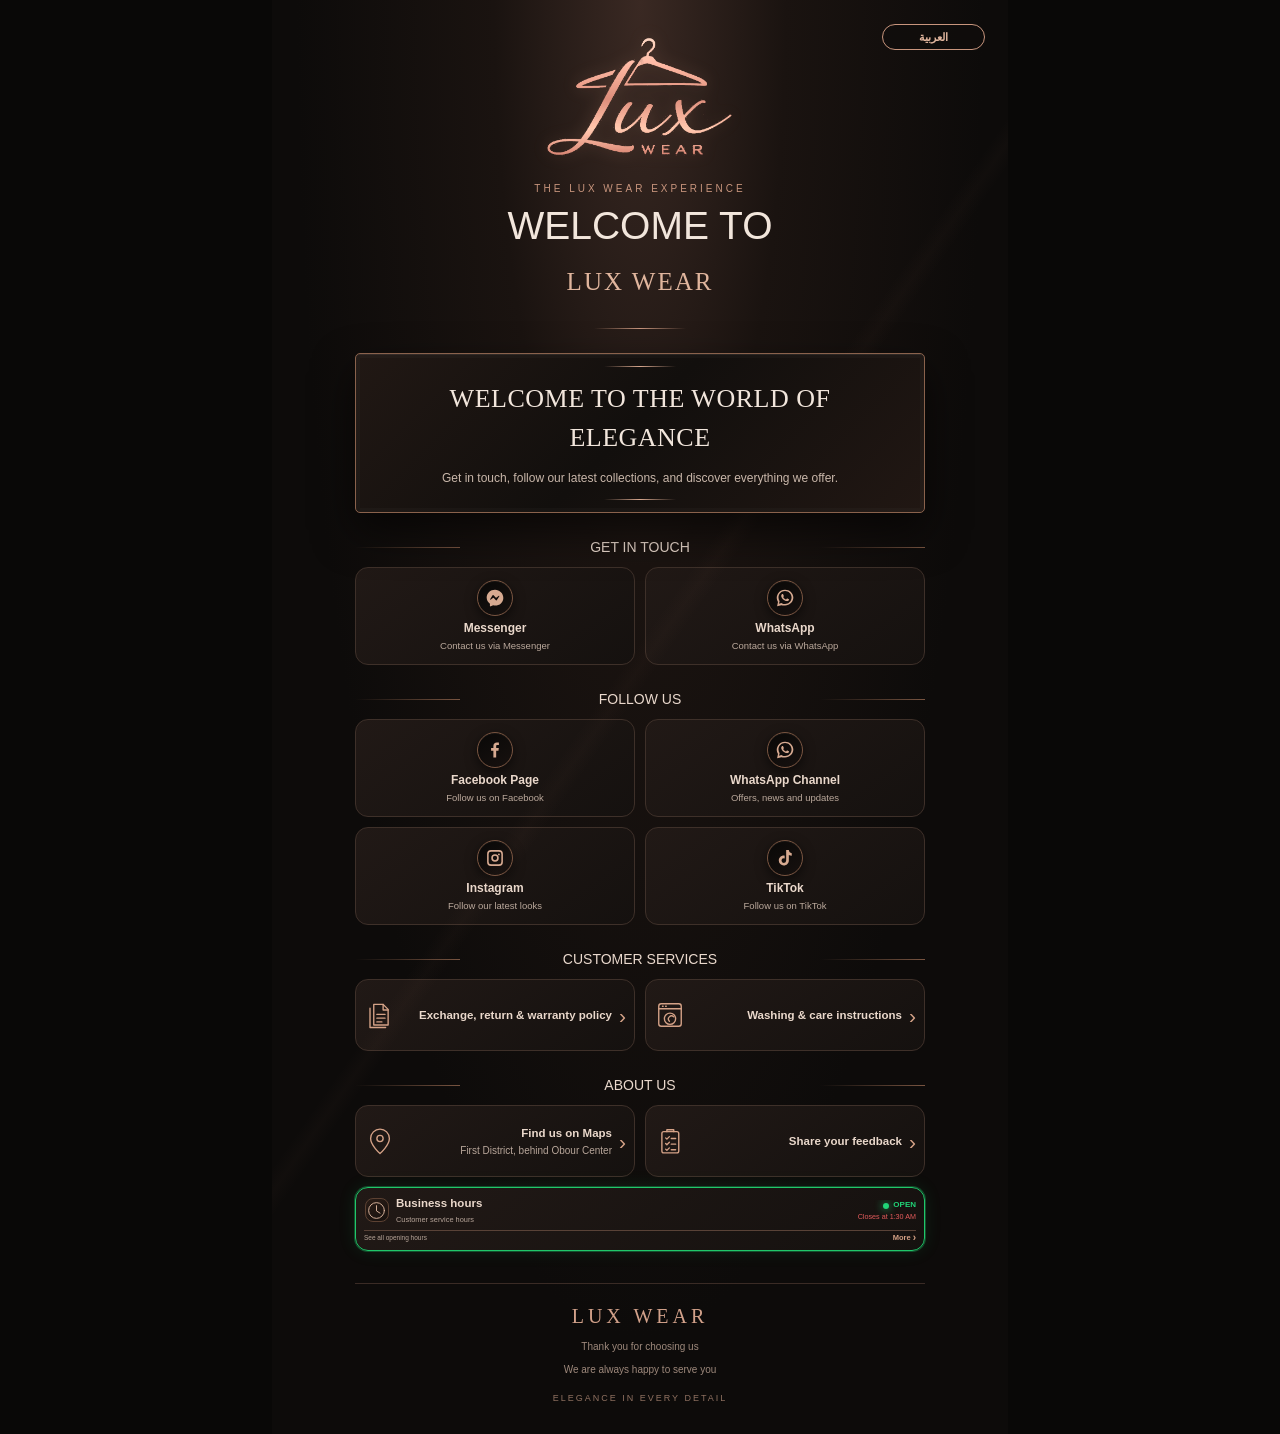
<file: Home_hours_uniform_button_text.html>
<!doctype html><html lang="ar" dir="rtl"><head><meta charset="utf-8"><meta name="viewport" content="width=device-width,initial-scale=1"><meta name="theme-color" content="#100d0c"><meta name="description" content="LUX WEAR — تواصل معنا وتابع صفحاتنا وخدماتنا."><title>LUX WEAR | الصفحة الرئيسية</title><style>
:root{--bg:#100d0c;--panel:#1b1512;--panel2:#241a16;--rose:#c8957d;--rose2:#e0b59d;--ivory:#f2e6dc;--muted:#b7a398;--line:#594237}*{box-sizing:border-box}body{margin:0;background:#090807;color:var(--ivory);font-family:Tahoma,Arial,sans-serif}.page{width:min(100%,736px);min-height:100vh;margin:auto;position:relative;overflow:hidden;background:radial-gradient(ellipse at 50% 0%,#3a2923 0,#1a1310 28%,#0d0b0a 66%);padding:34px 26px 28px}.page:before{content:"";position:absolute;inset:0;pointer-events:none;opacity:.22;background:linear-gradient(125deg,transparent 0 47%,#b77e6320 48%,transparent 49% 100%)}.top,.content,.footer{position:relative}.top{text-align:center}.logo{display:block;width:28.1%;height:auto;margin:0 auto 24px;filter:drop-shadow(0 0 8px #d99a7c35)}.eyebrow{font:10px Arial,sans-serif;letter-spacing:3px;color:var(--rose);margin-bottom:10px}.title{font-size:clamp(27px,5vw,39px);font-weight:500;margin:0;color:var(--ivory)}.subtitle{font-size:13px;line-height:2;color:#c2b1a5;margin:9px auto 0;max-width:440px}.ornament{height:1px;width:92px;margin:21px auto 24px;background:linear-gradient(90deg,transparent,var(--rose),transparent)}.search{max-width:570px;margin:0 auto;padding:23px 22px 19px;border:1px solid #795541;border-radius:18px;background:linear-gradient(145deg,#281d19,#17110f);box-shadow:0 15px 38px #0008,inset 0 1px #ffffff0c}.searchlabel{display:block;text-align:center;font-size:14px;color:#e9d7ca;margin-bottom:15px}.field{display:flex;gap:9px}.field input{flex:1;min-width:0;background:#0d0a09;border:1px solid #5e463a;border-radius:11px;color:#f4e8de;text-align:center;font-size:16px;padding:14px 12px;outline:none;letter-spacing:1px}.field input:focus{border-color:var(--rose2);box-shadow:0 0 0 3px #c8957d20}.field button{border:0;border-radius:11px;padding:0 21px;background:linear-gradient(135deg,#e0b69d,#b47d63);color:#211510;font-weight:700;font-size:13px;cursor:pointer}.hint{text-align:center;color:#9f8879;font-size:11px;margin-top:12px}.invoice{max-width:570px;margin:16px auto 0;padding:14px 17px;border:1px solid #3b2e28;border-radius:13px;background:#15110f;display:flex;align-items:center;gap:13px}.invicon{width:38px;height:38px;border-radius:10px;display:grid;place-items:center;color:var(--rose2);border:1px solid #654838;background:#251a16;font-size:19px;flex:none}.invoice p{margin:0;color:#bba99c;font-size:11px;line-height:1.9}.invoice b{color:#e2c4b2}.invoice .fieldname{display:inline-block;padding:2px 7px;margin:2px 2px;border:1px solid #73503e;border-radius:5px;color:#e8c4ae;background:#241a16;white-space:nowrap}.sectionhead{max-width:570px;margin:29px auto 12px;display:flex;justify-content:space-between;align-items:center}.sectionhead h2{font-size:14px;font-weight:500;margin:0;color:#ead9cd}.sectionhead span{font:10px Arial,sans-serif;letter-spacing:1px;color:#b88770}.codes{max-width:570px;margin:0 auto;display:grid;grid-template-columns:repeat(3,1fr);gap:9px}.codeitem{border:1px solid #3e3029;border-radius:11px;background:#191310;padding:11px;text-align:center}.codeitem b{display:block;color:#e0b59d;font:12px Arial,sans-serif;letter-spacing:1px;margin-bottom:5px}.codeitem span{font-size:10px;color:#bba99c}.result{display:none;max-width:570px;margin:20px auto 0}.result.show{display:block;animation:fade .3s ease}@keyframes fade{from{opacity:0;transform:translateY(8px)}to{opacity:1;transform:none}}.resulthead{padding:18px 19px;border:1px solid #6c4a39;border-radius:15px;background:linear-gradient(130deg,#281c17,#17110f);display:flex;justify-content:space-between;align-items:center;gap:10px}.resulthead h3{margin:0;font-size:20px;font-weight:500}.resulthead p{margin:6px 0 0;color:#b49e90;font-size:11px}.codepill{font:11px Arial,sans-serif;letter-spacing:1px;border:1px solid #825d49;border-radius:30px;padding:8px 11px;color:#e0b59d;white-space:nowrap}.grid{display:grid;grid-template-columns:1fr 1fr;gap:10px;margin-top:11px}.tile{border:1px solid #3e3029;border-radius:13px;background:linear-gradient(145deg,#211916,#15110f);padding:14px;min-height:108px}.tile .ico{color:#d5a287;font-size:19px;margin-bottom:8px}.tile b{display:block;font-size:12px;color:#ead8cb;margin-bottom:6px}.tile p{margin:0;font-size:11px;line-height:1.8;color:#b8a69a}.warning{border-inline-start:2px solid var(--rose);border-radius:8px;background:#241a16;padding:12px 14px;color:#cbb9ac;font-size:11px;line-height:1.9;margin-top:11px}.error{display:none;text-align:center;color:#e2a29b;font-size:12px;margin-top:12px}.footer{text-align:center;margin:34px auto 0;padding-top:21px;border-top:1px solid #3a2b25;color:#b99a87}.footer .brand{font:20px Georgia,serif;letter-spacing:4px;color:#d2a18a}.footer p{font-size:10px;line-height:1.8;color:#9e897c;margin:8px 0 0}.footer .small{font:9px Arial,sans-serif;letter-spacing:2px;color:#8f7161;margin-top:12px}@media(max-width:480px){.page{padding:25px 15px 23px}.logo{margin-bottom:20px}.search{padding:19px 15px}.field{flex-direction:column}.field button{padding:14px}.grid{gap:8px}.tile{padding:11px;min-height:116px}.resulthead h3{font-size:18px}.codes{grid-template-columns:repeat(2,1fr)}}

.page{container-type:inline-size}
.page .language{position:absolute;right:3.1%;top:1.7%;z-index:2;border:1.4px solid var(--rose);border-radius:999px;background:#100d0cb8;color:var(--rose2);font-size:1.8cqw;font-weight:bold;padding:1.05cqw 2.2cqw;min-width:16%;cursor:pointer}

/* Homepage content — matched to the Care Guide visual system */
a{color:inherit;text-decoration:none}button{font:inherit}
.welcome{position:relative;max-width:570px;margin:0 auto 22px;text-align:center;padding:25px 20px 23px;border:1px solid #8a624c;border-radius:5px;background:linear-gradient(135deg,#211814 0%,#120f0d 48%,#211713 100%);box-shadow:0 18px 42px #0009,inset 0 0 0 4px #ffffff05,inset 0 1px #ffffff12;overflow:hidden}
.welcome:before,.welcome:after{content:"";position:absolute;left:50%;transform:translateX(-50%);width:72px;height:1px;background:linear-gradient(90deg,transparent,#d7a78e,transparent)}
.welcome:before{top:12px}.welcome:after{bottom:12px}
.welcome-kicker{margin:0 0 10px;color:#f2e6dc;font:500 clamp(20px,3.8vw,26px) Georgia,serif;letter-spacing:.5px;line-height:1.5}
.welcome-brand{margin:0;color:#f2e6dc;font:500 clamp(23px,4.6vw,31px) Georgia,serif;letter-spacing:1.4px}
.welcome-note{margin:10px 0 0;color:#c9b7aa;font-size:12px;line-height:1.9}
.section-title{justify-content:center;text-align:center;gap:15px}
.section-title:before,.section-title:after{content:"";display:block;flex:1;max-width:105px;height:1px;background:linear-gradient(90deg,transparent,#795541)}
.section-title:after{background:linear-gradient(90deg,#795541,transparent)}
.section{max-width:570px;margin:26px auto 0}
.section-title{display:flex;align-items:center;justify-content:space-between;gap:10px;margin:0 0 12px;color:#ead9cd;font-size:14px;font-weight:500}
.section-title:after{content:"";height:1px;flex:1;background:linear-gradient(90deg,transparent,#795541)}
.grid{display:grid;grid-template-columns:repeat(2,minmax(0,1fr));gap:10px}
.social-card{min-height:108px;display:flex;flex-direction:column;align-items:center;justify-content:center;text-align:center;gap:5px;padding:12px 8px;border:1px solid #3e3029;border-radius:13px;background:linear-gradient(145deg,#211916,#15110f);transition:border-color .2s,transform .2s}
.social-card:hover,.action-card:hover{border-color:#c8957d;transform:translateY(-2px)}
.social-icon{width:40px;height:40px;display:grid;place-items:center;border-radius:50%;color:#d7aa91;background:linear-gradient(145deg,#090807,#17110f);border:1px solid #795541;box-shadow:inset 0 1px #ffffff0a,0 4px 12px #0008;margin-bottom:2px}
.social-icon svg{width:22px;height:22px;display:block}
.social-name{font-size:13px;font-weight:700;color:#ead8cb}
.social-desc{font-size:10px;color:#bba99c;line-height:1.5}
.action-card{min-height:78px;display:flex;align-items:center;gap:9px;padding:10px;border:1px solid #3e3029;border-radius:13px;background:linear-gradient(145deg,#211916,#15110f);transition:border-color .2s,transform .2s}
.action-icon{width:36px;min-width:36px;height:36px;display:grid;place-items:center;color:#d5a287}
.action-icon svg{width:34px;height:34px;stroke:currentColor}
.action-text{flex:1;min-width:0;font-size:12px;font-weight:700;line-height:1.6;color:#ead8cb}
.action-text small{display:block;color:#b8a69a;font-size:10px;font-weight:400}
.action-arrow{color:#d5a287;font-size:23px;line-height:1;margin-inline-start:auto}
html[dir="rtl"] .action-arrow{transform:scaleX(-1)}
.hours-card{grid-column:1/-1;position:relative;display:block;text-align:center;padding:12px 48px 11px;border:1.8px solid #3e3029;transition:border-color .25s,box-shadow .25s}.hours-card.open{border-color:#20c76a;box-shadow:0 0 0 1px #20c76a55,0 0 17px #20c76a20}.hours-card.closed{border-color:#f0444f;box-shadow:0 0 0 1px #f0444f55,0 0 17px #f0444f20}.hours-card .action-icon{position:absolute;inset-inline-start:12px;top:50%;transform:translateY(-50%)}.hours-card .action-arrow{position:absolute;inset-inline-end:12px;top:50%;transform:translateY(-50%)}html[dir="rtl"] .hours-card .action-arrow{transform:translateY(-50%) scaleX(-1)}.hours-card .action-text{display:block;width:100%;text-align:right}.hours-card .action-text>[data-ar],[data-en]{display:block;text-align:right}.hours-live{position:relative;display:flex;align-items:center;justify-content:flex-start;width:100%;min-height:20px;margin-top:4px;font-size:11px;font-weight:700;line-height:1.7}.hours-state-wrap{display:inline-flex;align-items:center;gap:6px;white-space:nowrap}.hours-dot{width:8px;height:8px;flex:none;border-radius:50%;background:currentColor;box-shadow:0 0 8px currentColor}.hours-live.open{color:#20d477}.hours-live.closed{color:#ff4b55}.hours-live small{position:absolute;left:50%;top:50%;transform:translate(-50%,-50%);display:block;white-space:nowrap;text-align:center;font-size:10px;font-weight:400;color:#c1afa3}.hours-live .digits{font-family:Arial,sans-serif;direction:ltr;unicode-bidi:isolate;letter-spacing:.2px}
.footer{max-width:570px;text-align:center;margin:32px auto 0;padding-top:21px;border-top:1px solid #3a2b25;color:#b99a87}
.footer .brand{font:20px Georgia,serif;letter-spacing:4px;color:#d2a18a}
.footer p{font-size:10px;line-height:1.8;color:#9e897c;margin:8px 0 0}
.footer .small{font:9px Arial,sans-serif;letter-spacing:2px;color:#8f7161;margin-top:12px}
@media(max-width:480px){.grid{gap:8px}.social-card{min-height:102px}.action-card{padding:9px}.section{margin-top:23px}}

/* LUX WEAR refinement: right-side hours layout + slightly more compact controls */
.hours-card{padding:11px 50px 10px 42px}
.hours-card .action-icon{right:12px;left:auto;inset-inline-start:auto;inset-inline-end:auto;top:50%;transform:translateY(-50%)}
.hours-card .action-arrow{left:12px;right:auto;inset-inline-start:auto;inset-inline-end:auto;top:50%;transform:translateY(-50%)}
html[dir="rtl"] .hours-card .action-arrow{transform:translateY(-50%)}
.hours-card .action-text,
.hours-card .action-text>[data-ar],
.hours-card .action-text>[data-en]{text-align:right}
.social-card{min-height:98px;padding:10px 7px;gap:4px}
.social-icon{width:36px;height:36px;margin-bottom:1px}
.social-icon svg{width:20px;height:20px}
.social-name{font-size:12px}
.social-desc{font-size:9.5px}
.action-card{min-height:72px;padding:8px;gap:7px}
.action-icon{width:32px;min-width:32px;height:32px}
.action-icon svg{width:30px;height:30px}
.action-text{font-size:11.5px}
.action-arrow{font-size:21px}
.page .language{padding:.8cqw 1.8cqw;min-width:14%;font-size:1.65cqw}
@media(max-width:480px){
 .social-card{min-height:94px;padding:9px 6px}
 .action-card{min-height:68px;padding:7px}
 .hours-card{padding:10px 46px 9px 38px}
 .hours-card .action-icon{right:9px}
 .hours-card .action-arrow{left:9px}
}

/* Language-aware layout: mirror all card content and hours controls with page direction */
html[dir="rtl"] .action-card{direction:rtl}
html[dir="ltr"] .action-card{direction:ltr}
html[dir="rtl"] .hours-card .action-icon{inset-inline-start:12px;inset-inline-end:auto;right:auto;left:auto}
html[dir="ltr"] .hours-card .action-icon{inset-inline-start:12px;inset-inline-end:auto;right:auto;left:auto}
.hours-card .action-arrow{inset-inline-end:12px;inset-inline-start:auto;right:auto;left:auto}
html[dir="rtl"] .hours-card .action-arrow{transform:translateY(-50%) scaleX(-1)}
html[dir="ltr"] .hours-card .action-arrow{transform:translateY(-50%)}
.hours-card .action-text,
.hours-card .action-text>[data-ar],
.hours-card .action-text>[data-en]{text-align:start}
.hours-live{direction:inherit;justify-content:flex-start}
.hours-live small{inset-inline-start:50%;left:auto;right:auto;transform:translate(-50%,-50%)}
html[dir="rtl"] .hours-live small{transform:translate(50%,-50%)}
html[dir="ltr"] .hours-live small{transform:translate(-50%,-50%)}

/* Final layout repair: keep the welcome centered and prevent hours/footer overlap */
.top,
.top .eyebrow,
.top .title,
.top .subtitle,
.welcome,
.welcome-kicker,
.welcome-note,
.footer,
.footer .brand,
.footer p,
.footer .small {
  text-align: center !important;
}
.welcome {
  direction: inherit;
  margin-left: auto !important;
  margin-right: auto !important;
}
.top .title,
.welcome-kicker,
.welcome-note {
  margin-left: auto;
  margin-right: auto;
}
.hours-card {
  display: flex !important;
  align-items: center !important;
  justify-content: space-between !important;
  gap: 10px !important;
  text-align: center !important;
  padding: 12px 14px !important;
  min-height: 88px;
}
.hours-card .action-icon,
.hours-card .action-arrow {
  position: static !important;
  inset: auto !important;
  right: auto !important;
  left: auto !important;
  top: auto !important;
  transform: none !important;
  flex: 0 0 auto;
}
.hours-card .action-text {
  display: flex !important;
  flex: 1 1 auto !important;
  flex-direction: column;
  align-items: center;
  justify-content: center;
  width: auto !important;
  min-width: 0;
  text-align: center !important;
  line-height: 1.7;
}
.hours-card .action-text > [data-ar],
.hours-card .action-text > [data-en] {
  display: block;
  width: 100%;
  text-align: center !important;
}
.hours-live {
  position: static !important;
  display: flex !important;
  flex-wrap: wrap;
  align-items: center;
  justify-content: center !important;
  gap: 4px 9px;
  width: 100%;
  min-height: 0 !important;
  margin-top: 3px;
  line-height: 1.6;
  direction: inherit;
}
.hours-live small {
  position: static !important;
  inset: auto !important;
  display: inline !important;
  transform: none !important;
  white-space: normal;
  text-align: center !important;
  font-size: 10px;
  line-height: 1.6;
}
.hours-state-wrap {
  display: inline-flex;
  align-items: center;
  gap: 5px;
}
.footer {
  margin-top: 32px !important;
  padding-top: 21px !important;
}
.footer p {
  display: flex;
  flex-direction: column;
  align-items: center;
  gap: 5px;
  margin: 10px 0 0 !important;
  line-height: 1.8 !important;
}
.footer p span {
  display: block;
  margin: 0;
  line-height: 1.8;
}
.footer .small {
  display: block;
  margin: 12px auto 0 !important;
  line-height: 1.6;
}
@media (max-width: 480px) {
  .hours-card { padding: 11px 10px !important; gap: 7px !important; }
  .hours-card .action-icon { width: 30px; min-width: 30px; height: 30px; }
  .hours-card .action-icon svg { width: 28px; height: 28px; }
  .hours-card .action-arrow { font-size: 20px; }
  .hours-card .action-text { font-size: 11.5px; }
  .hours-live small { font-size: 9.5px; }
}


/* Compact business-hours card: title beside clock, status and closing time below, more link at the edge */
.hours-card {
  display:flex !important;
  align-items:center !important;
  justify-content:space-between !important;
  min-height:68px !important;
  height:auto !important;
  padding:8px 12px !important;
  gap:10px !important;
  text-align:start !important;
  direction:inherit !important;
}
.hours-card .action-icon {
  position:static !important;
  inset:auto !important;
  transform:none !important;
  width:30px !important;
  min-width:30px !important;
  height:30px !important;
  flex:0 0 30px !important;
}
.hours-card .action-icon svg { width:29px !important; height:29px !important; }
.hours-card .action-text {
  display:flex !important;
  flex:1 1 auto !important;
  flex-direction:column !important;
  justify-content:center !important;
  align-items:stretch !important;
  width:auto !important;
  min-width:0 !important;
  text-align:start !important;
  line-height:1.45 !important;
  gap:2px !important;
}
.hours-card .hours-title {
  display:block !important;
  width:100%;
  font-size:12px;
  font-weight:700;
  text-align:start !important;
}
.hours-card .hours-live {
  position:static !important;
  display:flex !important;
  align-items:center !important;
  justify-content:space-between !important;
  gap:8px !important;
  width:100% !important;
  min-height:0 !important;
  margin:0 !important;
  line-height:1.5 !important;
  font-size:10px !important;
  direction:inherit !important;
}
.hours-card .hours-state-wrap {
  display:inline-flex !important;
  align-items:center !important;
  gap:5px !important;
  white-space:nowrap !important;
  flex:0 0 auto;
}
.hours-card .hours-dot { width:7px !important; height:7px !important; }
.hours-card .hours-live small {
  position:static !important;
  inset:auto !important;
  transform:none !important;
  display:block !important;
  flex:1 1 auto !important;
  min-width:0;
  white-space:nowrap !important;
  text-align:center !important;
  font-size:9.5px !important;
  color:#c1afa3 !important;
}
.hours-card .hours-more {
  display:inline-flex !important;
  align-items:center !important;
  gap:4px !important;
  flex:0 0 auto !important;
  white-space:nowrap !important;
  color:#d5a287 !important;
  font-size:10px !important;
  font-weight:700 !important;
}
.hours-card .hours-more i {
  display:inline-block;
  font-style:normal;
  font-size:17px;
  line-height:1;
}
html[dir="rtl"] .hours-card .hours-more i { transform:scaleX(-1); }
html[dir="ltr"] .hours-card .hours-more i { transform:none; }
@media(max-width:480px) {
  .hours-card { min-height:64px !important; padding:7px 9px !important; gap:7px !important; }
  .hours-card .action-icon { width:27px !important; min-width:27px !important; height:27px !important; flex-basis:27px !important; }
  .hours-card .action-icon svg { width:27px !important; height:27px !important; }
  .hours-card .hours-title { font-size:11px; }
  .hours-card .hours-live { font-size:9px !important; gap:5px !important; }
  .hours-card .hours-live small { font-size:8.5px !important; }
  .hours-card .hours-more { font-size:9px !important; gap:2px !important; }
  .hours-card .hours-more i { font-size:15px; }
}



/* Hours card: compact three-line hierarchy, matching the other action labels */
.hours-card {
  display:grid !important;
  grid-template-columns:minmax(0,1fr) 28px !important;
  grid-template-rows:auto auto auto !important;
  grid-template-areas:"text icon" "text icon" "more icon" !important;
  align-items:center !important;
  column-gap:7px !important;
  row-gap:0 !important;
  min-height:59px !important;
  height:auto !important;
  padding:5px 9px !important;
  direction:rtl !important;
  text-align:right !important;
}
.hours-card .action-icon {
  grid-area:icon !important;
  position:static !important;
  inset:auto !important;
  transform:none !important;
  width:27px !important;
  min-width:27px !important;
  height:27px !important;
  justify-self:center !important;
  align-self:center !important;
}
.hours-card .action-icon svg { width:27px !important; height:27px !important; }
.hours-card .action-text {
  grid-area:text !important;
  display:block !important;
  width:auto !important;
  min-width:0 !important;
  align-self:center !important;
  text-align:right !important;
  font-size:11.5px !important;
  line-height:1.35 !important;
  font-weight:700 !important;
}
.hours-card .hours-title {
  display:block !important;
  width:100% !important;
  margin:0 0 2px !important;
  font-size:inherit !important;
  line-height:1.35 !important;
  font-weight:700 !important;
  text-align:right !important;
}
.hours-card .hours-live {
  position:static !important;
  display:flex !important;
  align-items:center !important;
  justify-content:flex-start !important;
  gap:10px !important;
  width:100% !important;
  min-height:0 !important;
  margin:0 !important;
  font-size:10px !important;
  line-height:1.35 !important;
  direction:rtl !important;
}
.hours-card .hours-state-wrap { gap:5px !important; }
.hours-card .hours-dot { width:7px !important; height:7px !important; }
.hours-card .hours-live small {
  position:static !important;
  inset:auto !important;
  transform:none !important;
  display:inline-block !important;
  flex:0 1 auto !important;
  min-width:0 !important;
  white-space:nowrap !important;
  text-align:right !important;
  font-size:9.5px !important;
  line-height:1.35 !important;
}
.hours-card .hours-more {
  grid-area:more !important;
  display:inline-flex !important;
  justify-self:start !important;
  align-self:end !important;
  align-items:center !important;
  gap:3px !important;
  margin-top:1px !important;
  white-space:nowrap !important;
  font-size:9px !important;
  line-height:1.2 !important;
}
.hours-card .hours-more i { font-size:14px !important; }
html[dir="ltr"] .hours-card {
  direction:ltr !important;
  grid-template-columns:28px minmax(0,1fr) !important;
  grid-template-areas:"icon text" "icon text" "icon more" !important;
  text-align:left !important;
}
html[dir="ltr"] .hours-card .action-text,
html[dir="ltr"] .hours-card .hours-title { text-align:left !important; }
html[dir="ltr"] .hours-card .hours-live { direction:ltr !important; }
html[dir="ltr"] .hours-card .hours-more { justify-self:end !important; }


/* Correct Arabic hours-card order: clock at far right, text beside it, More at bottom-left */
html[dir="rtl"] .hours-card {
  direction: rtl !important;
  display: flex !important;
  flex-direction: row !important;
  align-items: center !important;
  justify-content: flex-start !important;
  position: relative !important;
  min-height: 68px !important;
  padding: 7px 10px 19px !important;
  gap: 8px !important;
  text-align: right !important;
}
html[dir="rtl"] .hours-card .action-icon {
  order: 0 !important;
  position: static !important;
  flex: 0 0 29px !important;
  width: 29px !important;
  min-width: 29px !important;
  height: 29px !important;
  margin: 0 !important;
  align-self: center !important;
}
html[dir="rtl"] .hours-card .action-text {
  order: 1 !important;
  flex: 1 1 auto !important;
  min-width: 0 !important;
  width: auto !important;
  display: flex !important;
  flex-direction: column !important;
  align-items: stretch !important;
  justify-content: center !important;
  align-self: center !important;
  text-align: right !important;
  font-size: 11.5px !important;
  line-height: 1.4 !important;
  margin: 0 !important;
}
html[dir="rtl"] .hours-card .hours-title {
  width: 100% !important;
  text-align: right !important;
  font-size: 11.5px !important;
  line-height: 1.4 !important;
  margin: 0 0 2px !important;
}
html[dir="rtl"] .hours-card .hours-live {
  position: relative !important;
  direction: rtl !important;
  display: flex !important;
  align-items: center !important;
  justify-content: flex-start !important;
  width: 100% !important;
  min-height: 15px !important;
  margin: 0 !important;
  gap: 0 !important;
  text-align: right !important;
}
html[dir="rtl"] .hours-card .hours-state-wrap {
  display: inline-flex !important;
  align-items: center !important;
  gap: 5px !important;
  white-space: nowrap !important;
  margin-inline-end: 0 !important;
}
html[dir="rtl"] .hours-card .hours-live small {
  position: absolute !important;
  inset-inline-start: 50% !important;
  top: 50% !important;
  transform: translate(50%,-50%) !important;
  display: block !important;
  width: max-content !important;
  max-width: 55% !important;
  white-space: nowrap !important;
  text-align: center !important;
  font-size: 9.5px !important;
  line-height: 1.3 !important;
}
html[dir="rtl"] .hours-card .hours-more {
  position: absolute !important;
  left: 9px !important;
  right: auto !important;
  bottom: 4px !important;
  display: inline-flex !important;
  align-items: center !important;
  justify-self: auto !important;
  align-self: auto !important;
  gap: 3px !important;
  margin: 0 !important;
  font-size: 9px !important;
  line-height: 1.2 !important;
}
html[dir="rtl"] .hours-card .hours-more i {
  transform: scaleX(-1) !important;
}
html[dir="ltr"] .hours-card {
  direction: ltr !important;
  display: flex !important;
  flex-direction: row !important;
  align-items: center !important;
  position: relative !important;
  min-height: 68px !important;
  padding: 7px 10px 19px !important;
}
html[dir="ltr"] .hours-card .action-icon {
  order: 0 !important;
  position: static !important;
  flex: 0 0 29px !important;
  width: 29px !important;
  min-width: 29px !important;
  height: 29px !important;
}
html[dir="ltr"] .hours-card .action-text {
  order: 1 !important;
  flex: 1 1 auto !important;
  min-width: 0 !important;
  display: flex !important;
  flex-direction: column !important;
  text-align: left !important;
}
html[dir="ltr"] .hours-card .hours-title { text-align:left !important; font-size:11.5px !important; }
html[dir="ltr"] .hours-card .hours-live { direction:ltr !important; position:relative !important; }
html[dir="ltr"] .hours-card .hours-live small {
  position:absolute !important;
  left:50% !important;
  right:auto !important;
  top:50% !important;
  transform:translate(-50%,-50%) !important;
  width:max-content !important;
  max-width:55% !important;
  text-align:center !important;
}
html[dir="ltr"] .hours-card .hours-more {
  position:absolute !important;
  right:9px !important;
  left:auto !important;
  bottom:4px !important;
}
html[dir="ltr"] .hours-card .hours-more i { transform:none !important; }
/* Final explicit placement: icon/info on the right, live status on the left.
   Footer action stays on the right; remaining-hours note stays on the left. */
html[dir="rtl"] .hours-card {
  direction:ltr !important;
  grid-template-columns:minmax(0,1fr) auto 30px !important;
  grid-template-areas:"status info icon" "bottom bottom bottom" !important;
}
html[dir="rtl"] .hours-card .hours-info {
  direction:rtl !important;
  align-items:flex-end !important;
  text-align:right !important;
}
html[dir="rtl"] .hours-card .hours-title,
html[dir="rtl"] .hours-card .hours-info small { text-align:right !important; }
html[dir="rtl"] .hours-card .hours-status {
  direction:rtl !important;
  justify-content:flex-start !important;
}
html[dir="rtl"] .hours-card .hours-live {
  direction:rtl !important;
  align-items:flex-start !important;
  text-align:right !important;
}
html[dir="rtl"] .hours-card .hours-bottom {
  direction:rtl !important;
  flex-direction:row !important;
  justify-content:space-between !important;
}
html[dir="rtl"] .hours-card .hours-more { order:2 !important; margin-inline-start:auto !important; }
html[dir="rtl"] .hours-card .hours-bottom-note { order:1 !important; margin-inline-end:auto !important; }
@media(max-width:480px) {
  .hours-card { min-height:68px !important; padding:7px 9px 18px !important; gap:7px !important; }
  .hours-card .action-icon,
  html[dir="rtl"] .hours-card .action-icon,
  html[dir="ltr"] .hours-card .action-icon {
    flex-basis:27px !important; width:27px !important; min-width:27px !important; height:27px !important;
  }
  .hours-card .action-icon svg { width:27px !important; height:27px !important; }
}


/* Final compact luxury hours card — only this component is restyled */
.hours-card {
  display:grid !important;
  grid-template-columns:minmax(0,1fr) auto 32px !important;
  grid-template-rows:auto auto !important;
  grid-template-areas:"status info icon" "bottom bottom bottom" !important;
  align-items:center !important;
  column-gap:10px !important;
  row-gap:5px !important;
  min-height:0 !important;
  height:auto !important;
  padding:8px 10px 7px !important;
  text-align:initial !important;
  direction:rtl !important;
  border-radius:13px !important;
}
.hours-card .action-icon {
  grid-area:icon !important;
  position:static !important;
  inset:auto !important;
  transform:none !important;
  display:grid !important;
  place-items:center !important;
  width:30px !important; min-width:30px !important; height:30px !important;
  flex:none !important; border-radius:9px !important;
  background:linear-gradient(145deg,#2a1d17,#17110e) !important;
  border:1px solid #5c4132 !important;
  color:#d9b49d !important;
}
.hours-card .action-icon svg { width:22px !important; height:22px !important; }
.hours-card .hours-info {
  grid-area:info !important; min-width:0 !important;
  display:flex !important; flex-direction:column !important;
  align-items:flex-start !important; justify-content:center !important;
  text-align:right !important; gap:1px !important;
}
.hours-card .hours-title {
  display:block !important; margin:0 !important; width:100% !important;
  color:#ead8cb !important; font-size:11.5px !important;
  line-height:1.35 !important; font-weight:700 !important; text-align:right !important;
}
.hours-card .hours-info small {
  display:block !important; color:#a9988d !important;
  font-size:9px !important; line-height:1.35 !important;
  font-weight:400 !important; white-space:nowrap !important;
}
.hours-card .hours-status {
  grid-area:status !important; min-width:0 !important;
  display:flex !important; align-items:center !important; justify-content:flex-start !important;
}
.hours-card .hours-live {
  display:flex !important; flex-direction:column !important;
  align-items:flex-start !important; justify-content:center !important;
  gap:1px !important; width:auto !important; min-height:0 !important;
  margin:0 !important; position:static !important;
  font-size:9.5px !important; line-height:1.35 !important;
  font-weight:700 !important; white-space:nowrap !important; direction:rtl !important;
}
.hours-card .hours-state-wrap { display:inline-flex !important; align-items:center !important; gap:4px !important; white-space:nowrap !important; }
.hours-card .hours-dot { width:6px !important; height:6px !important; flex:none !important; }
.hours-card .hours-live small {
  display:block !important; position:static !important; inset:auto !important;
  transform:none !important; width:auto !important; max-width:none !important;
  color:#c1afa3 !important; font-size:8.5px !important;
  line-height:1.35 !important; font-weight:400 !important;
  white-space:nowrap !important; text-align:start !important;
}
.hours-card .hours-bottom {
  grid-area:bottom !important; display:flex !important;
  align-items:center !important; justify-content:space-between !important;
  gap:8px !important; min-width:0 !important;
  border-top:1px solid #49372e !important; padding-top:5px !important;
}
.hours-card .hours-more {
  position:static !important; display:inline-flex !important;
  align-items:center !important; justify-self:auto !important; align-self:auto !important;
  gap:3px !important; margin:0 !important; flex:none !important;
  color:#d9b49d !important; font-size:9px !important;
  line-height:1.2 !important; font-weight:700 !important; white-space:nowrap !important;
}
.hours-card .hours-more i { display:inline-block !important; font-style:normal !important; font-size:13px !important; line-height:1 !important; }
.hours-card .hours-bottom-note { color:#79685e !important; font-size:8px !important; line-height:1.2 !important; white-space:nowrap !important; }
html[dir="rtl"] .hours-card .hours-more i { transform:scaleX(-1) !important; }
html[dir="ltr"] .hours-card {
  direction:ltr !important;
  grid-template-columns:32px minmax(0,1fr) auto !important;
  grid-template-areas:"icon info status" "bottom bottom bottom" !important;
}
html[dir="ltr"] .hours-card .hours-info,
html[dir="ltr"] .hours-card .hours-title { text-align:left !important; align-items:flex-start !important; }
html[dir="ltr"] .hours-card .hours-live { direction:ltr !important; align-items:flex-start !important; }
html[dir="ltr"] .hours-card .hours-bottom { direction:ltr !important; }
html[dir="ltr"] .hours-card .hours-more i { transform:none !important; }
@media(max-width:480px) {
  .hours-card { column-gap:7px !important; row-gap:4px !important; padding:7px 8px 6px !important; }
  .hours-card .action-icon { width:28px !important; min-width:28px !important; height:28px !important; }
  .hours-card .action-icon svg { width:21px !important; height:21px !important; }
  .hours-card .hours-title { font-size:11px !important; }
  .hours-card .hours-info small { font-size:8.5px !important; }
  .hours-card .hours-live { font-size:9px !important; }
  .hours-card .hours-live small { font-size:8px !important; }
  .hours-card .hours-bottom-note { font-size:7.5px !important; }
}


/* Final compact business-hours card */
.hours-card{
  display:grid !important;
  grid-template-columns:minmax(0,1fr) auto 27px !important;
  grid-template-rows:27px 13px !important;
  grid-template-areas:"status info icon" "bottom bottom bottom" !important;
  align-items:center !important;
  column-gap:7px !important;
  row-gap:3px !important;
  min-height:0 !important;
  height:auto !important;
  padding:5px 8px 4px !important;
  border-radius:13px !important;
  direction:rtl !important;
  text-align:right !important;
}
.hours-card .action-icon{grid-area:icon !important;width:25px !important;min-width:25px !important;height:25px !important;border-radius:8px !important;}
.hours-card .action-icon svg{width:19px !important;height:19px !important;}
.hours-card .hours-info{grid-area:info !important;min-width:0 !important;gap:0 !important;}
.hours-card .hours-title{font-size:10.5px !important;line-height:1.2 !important;white-space:nowrap !important;}
.hours-card .hours-info small{font-size:8px !important;line-height:1.2 !important;white-space:nowrap !important;}
.hours-card .hours-status{grid-area:status !important;min-width:0 !important;}
.hours-card .hours-live{gap:1px !important;font-size:8.5px !important;line-height:1.2 !important;}
.hours-card .hours-state-wrap{gap:4px !important;}
.hours-card .hours-dot{width:5px !important;height:5px !important;}
.hours-card .hours-live small{font-size:7.5px !important;line-height:1.2 !important;}
.hours-card .hours-bottom{grid-area:bottom !important;padding-top:2px !important;gap:5px !important;border-top:1px solid #49372e !important;min-height:0 !important;}
.hours-card .hours-more{font-size:8px !important;line-height:1 !important;}
.hours-card .hours-more i{font-size:12px !important;}
.hours-card .hours-bottom-note{font-size:7px !important;line-height:1 !important;}
html[dir="ltr"] .hours-card{direction:ltr !important;grid-template-columns:27px auto minmax(0,1fr) !important;grid-template-areas:"icon info status" "bottom bottom bottom" !important;text-align:left !important;}
html[dir="ltr"] .hours-card .hours-info{align-items:flex-start !important;text-align:left !important;}
html[dir="ltr"] .hours-card .hours-title,html[dir="ltr"] .hours-card .hours-info small{text-align:left !important;}
html[dir="ltr"] .hours-card .hours-live{direction:ltr !important;align-items:flex-start !important;}
html[dir="ltr"] .hours-card .hours-bottom{direction:ltr !important;}
html[dir="ltr"] .hours-card .hours-more i{transform:none !important;}
@media(max-width:380px){
 .hours-card{column-gap:5px !important;padding-inline:6px !important;grid-template-columns:minmax(0,1fr) auto 25px !important;}
 .hours-card .action-icon{width:23px !important;min-width:23px !important;height:23px !important;}
 .hours-card .hours-title{font-size:9.5px !important;}
 .hours-card .hours-info small{font-size:7.2px !important;}
 .hours-card .hours-live{font-size:7.8px !important;}
 .hours-card .hours-live small{font-size:7px !important;}
}

/* HARD OVERRIDE: genuinely compact hours card */
.grid > a.action-card.hours-card{
  box-sizing:border-box !important;
  display:grid !important;
  height:58px !important;
  min-height:58px !important;
  max-height:58px !important;
  padding:4px 8px 3px !important;
  grid-template-columns:minmax(0,1fr) auto 25px !important;
  grid-template-rows:30px 12px !important;
  grid-template-areas:"status info icon" "bottom bottom bottom" !important;
  column-gap:6px !important;
  row-gap:2px !important;
  align-items:center !important;
  overflow:hidden !important;
}
.grid > a.action-card.hours-card .action-icon{
  position:static !important; grid-area:icon !important;
  width:24px !important; min-width:24px !important; height:24px !important;
  margin:0 !important; transform:none !important;
}
.grid > a.action-card.hours-card .action-icon svg{width:18px !important;height:18px !important;}
.grid > a.action-card.hours-card .hours-info{grid-area:info !important;min-width:0 !important;gap:0 !important;}
.grid > a.action-card.hours-card .hours-title{font-size:10px !important;line-height:1.15 !important;}
.grid > a.action-card.hours-card .hours-info small{font-size:7.4px !important;line-height:1.15 !important;}
.grid > a.action-card.hours-card .hours-status{grid-area:status !important;min-width:0 !important;}
.grid > a.action-card.hours-card .hours-live{gap:0 !important;font-size:8px !important;line-height:1.1 !important;}
.grid > a.action-card.hours-card .hours-live small{font-size:7px !important;line-height:1.1 !important;}
.grid > a.action-card.hours-card .hours-bottom{grid-area:bottom !important;min-height:0 !important;padding-top:1px !important;gap:4px !important;}
.grid > a.action-card.hours-card .hours-more{font-size:7.5px !important;line-height:1 !important;}
.grid > a.action-card.hours-card .hours-more i{font-size:10px !important;}
.grid > a.action-card.hours-card .hours-bottom-note{font-size:6.5px !important;line-height:1 !important;}
html[dir="ltr"] .grid > a.action-card.hours-card{grid-template-columns:25px auto minmax(0,1fr) !important;grid-template-areas:"icon info status" "bottom bottom bottom" !important;}
@media(max-width:380px){.grid > a.action-card.hours-card{height:56px !important;min-height:56px !important;max-height:56px !important;padding-inline:6px !important;column-gap:4px !important;}}

/* Corrected hours card: balanced columns, no overlapping status text */
.grid > a.action-card.hours-card{
  grid-template-columns:minmax(0,1fr) minmax(0,1fr) 25px !important;
  grid-template-rows:30px 12px !important;
  grid-template-areas:"status info icon" "bottom bottom bottom" !important;
  column-gap:7px !important;
  row-gap:2px !important;
  height:58px !important; min-height:58px !important; max-height:58px !important;
  padding:4px 8px 3px !important;
  overflow:hidden !important;
}
.grid > a.action-card.hours-card .hours-status{
  display:flex !important; align-items:center !important; justify-content:center !important;
  min-width:0 !important; width:100% !important; overflow:hidden !important;
}
.grid > a.action-card.hours-card .hours-live{
  display:flex !important; flex-direction:column !important;
  align-items:center !important; justify-content:center !important;
  width:100% !important; min-width:0 !important; gap:2px !important;
  position:static !important; white-space:normal !important;
  text-align:center !important; line-height:1.15 !important;
}
.grid > a.action-card.hours-card .hours-state-wrap{
  display:inline-flex !important; align-items:center !important; justify-content:center !important;
  white-space:nowrap !important; gap:4px !important;
}
.grid > a.action-card.hours-card #hoursNext{
  display:block !important; position:static !important; inset:auto !important;
  transform:none !important; width:100% !important; max-width:100% !important;
  white-space:nowrap !important; overflow:hidden !important; text-overflow:clip !important;
  text-align:center !important; font-size:7.2px !important; line-height:1.1 !important;
}
.grid > a.action-card.hours-card .hours-info{
  display:flex !important; flex-direction:column !important; align-items:flex-start !important;
  justify-content:center !important; min-width:0 !important; overflow:hidden !important;
}
.grid > a.action-card.hours-card .hours-title,
.grid > a.action-card.hours-card .hours-info small{white-space:nowrap !important;}
.grid > a.action-card.hours-card .hours-bottom{
  display:flex !important; align-items:center !important; justify-content:space-between !important;
  min-width:0 !important; padding-top:1px !important; border-top:1px solid #49372e !important;
}
.grid > a.action-card.hours-card .hours-bottom-note{font-size:7px !important; line-height:1 !important;}
html[dir="ltr"] .grid > a.action-card.hours-card{
  grid-template-columns:25px minmax(0,1fr) minmax(0,1fr) !important;
  grid-template-areas:"icon info status" "bottom bottom bottom" !important;
}
html[dir="ltr"] .grid > a.action-card.hours-card .hours-status,
html[dir="ltr"] .grid > a.action-card.hours-card .hours-live,
html[dir="ltr"] .grid > a.action-card.hours-card #hoursNext{text-align:center !important;}
@media(max-width:380px){
 .grid > a.action-card.hours-card{column-gap:4px !important;padding-inline:6px !important;}
 .grid > a.action-card.hours-card .hours-title{font-size:9.5px !important;}
 .grid > a.action-card.hours-card .hours-info small{font-size:7px !important;}
 .grid > a.action-card.hours-card #hoursNext{font-size:6.7px !important;}
}

/* Final Arabic alignment: icon + title on the right, status on the left */
html[dir="rtl"] .grid > a.action-card.hours-card{
  direction:rtl !important;
  grid-template-columns:25px minmax(0,1fr) minmax(0,1fr) !important;
  grid-template-areas:"icon info status" "bottom bottom bottom" !important;
  column-gap:7px !important;
}
html[dir="rtl"] .grid > a.action-card.hours-card .action-icon{
  grid-area:icon !important; justify-self:end !important;
  position:static !important; transform:none !important;
  width:25px !important; min-width:25px !important; height:30px !important;
  display:flex !important; align-items:center !important; justify-content:center !important;
}
html[dir="rtl"] .grid > a.action-card.hours-card .hours-info{
  grid-area:info !important; align-items:flex-start !important;
  text-align:right !important; justify-self:stretch !important;
}
html[dir="rtl"] .grid > a.action-card.hours-card .hours-status{
  grid-area:status !important; justify-content:flex-start !important;
  text-align:left !important;
}
html[dir="rtl"] .grid > a.action-card.hours-card .hours-live{
  align-items:flex-start !important; text-align:left !important;
}
html[dir="rtl"] .grid > a.action-card.hours-card .hours-state-wrap{
  justify-content:flex-start !important;
}
html[dir="rtl"] .grid > a.action-card.hours-card #hoursNext{
  text-align:left !important;
}
html[dir="rtl"] .grid > a.action-card.hours-card .hours-bottom{
  grid-area:bottom !important; direction:rtl !important;
  flex-direction:row !important; justify-content:space-between !important;
}
html[dir="rtl"] .grid > a.action-card.hours-card .hours-more{order:0 !important;}
html[dir="rtl"] .grid > a.action-card.hours-card .hours-bottom-note{order:1 !important; text-align:left !important;}

/* AUTHORITATIVE LAST OVERRIDE: Arabic hours card layout */
html[dir="rtl"] .grid > a.action-card.hours-card {
  direction:ltr !important;
  display:grid !important;
  grid-template-columns:minmax(0,1fr) minmax(0,1fr) 30px !important;
  grid-template-rows:auto auto !important;
  grid-template-areas:"status info icon" "bottom bottom bottom" !important;
  align-items:center !important;
  column-gap:6px !important;
}
html[dir="rtl"] .grid > a.action-card.hours-card > .action-icon {
  grid-area:icon !important; justify-self:end !important;
  position:static !important; transform:none !important;
}
html[dir="rtl"] .grid > a.action-card.hours-card > .hours-info {
  grid-area:info !important; direction:rtl !important;
  align-items:flex-end !important; justify-self:stretch !important;
  text-align:right !important; min-width:0 !important;
}
html[dir="rtl"] .grid > a.action-card.hours-card > .hours-status {
  grid-area:status !important; direction:rtl !important;
  justify-self:start !important; justify-content:flex-start !important;
  text-align:left !important; min-width:0 !important;
}
html[dir="rtl"] .grid > a.action-card.hours-card .hours-live {
  direction:rtl !important; align-items:flex-start !important;
  text-align:left !important;
}
html[dir="rtl"] .grid > a.action-card.hours-card #hoursNext { text-align:left !important; }
html[dir="rtl"] .grid > a.action-card.hours-card > .hours-bottom {
  grid-area:bottom !important; direction:rtl !important;
  display:flex !important; flex-direction:row !important;
  justify-content:space-between !important; align-items:center !important;
  width:100% !important;
}
html[dir="rtl"] .grid > a.action-card.hours-card .hours-more { order:0 !important; margin:0 !important; }
html[dir="rtl"] .grid > a.action-card.hours-card .hours-bottom-note { order:1 !important; margin:0 !important; text-align:left !important; }

/* Final approved compact hours card: same footprint as the existing action buttons */
.hours-card {
  display:grid !important;
  grid-template-columns:30px minmax(0,1fr) auto !important;
  grid-template-rows:minmax(0,1fr) 14px !important;
  grid-template-areas:"icon info status" "bottom bottom bottom" !important;
  align-items:center !important;
  column-gap:8px !important;
  row-gap:1px !important;
  min-height:68px !important;
  height:68px !important;
  padding:5px 9px !important;
  direction:rtl !important;
  text-align:right !important;
  overflow:hidden !important;
}
.hours-card .action-icon {
  grid-area:icon !important; position:static !important; inset:auto !important;
  transform:none !important; width:29px !important; min-width:29px !important;
  height:29px !important; justify-self:center !important; align-self:center !important;
}
.hours-card .action-icon svg {width:27px !important;height:27px !important;}
.hours-card .hours-info {
  grid-area:info !important; display:flex !important; flex-direction:column !important;
  justify-content:center !important; align-items:flex-start !important;
  min-width:0 !important; width:auto !important; text-align:right !important;
  direction:rtl !important; gap:2px !important; line-height:1.25 !important;
}
.hours-card .hours-title {display:block !important;width:100% !important;margin:0 !important;font-size:11.5px !important;line-height:1.3 !important;font-weight:700 !important;text-align:right !important;}
.hours-card .hours-info small {display:block !important;width:100% !important;margin:0 !important;font-size:9px !important;line-height:1.25 !important;color:#b8a69a !important;text-align:right !important;white-space:nowrap !important;}
.hours-card .hours-status {grid-area:status !important;display:flex !important;align-items:center !important;justify-self:end !important;min-width:0 !important;}
.hours-card .hours-live {position:static !important;display:flex !important;flex-direction:column !important;align-items:flex-end !important;justify-content:center !important;gap:2px !important;width:auto !important;min-height:0 !important;margin:0 !important;font-size:9px !important;line-height:1.2 !important;}
.hours-card .hours-state-wrap {display:inline-flex !important;align-items:center !important;gap:4px !important;white-space:nowrap !important;padding:2px 6px !important;border:1px solid currentColor !important;border-radius:20px !important;}
.hours-card .hours-dot {width:6px !important;height:6px !important;}
.hours-card .hours-live small {position:static !important;inset:auto !important;transform:none !important;display:block !important;width:auto !important;max-width:none !important;white-space:nowrap !important;text-align:right !important;font-size:8px !important;line-height:1.1 !important;color:#c1afa3 !important;}
.hours-card .hours-bottom {grid-area:bottom !important;display:flex !important;align-items:center !important;justify-content:space-between !important;width:100% !important;min-width:0 !important;border-top:1px solid #594237 !important;padding-top:2px !important;direction:rtl !important;line-height:1 !important;}
.hours-card .hours-more {position:static !important;display:inline-flex !important;align-items:center !important;gap:2px !important;margin:0 !important;white-space:nowrap !important;font-size:8px !important;line-height:1 !important;color:#d5a287 !important;}
.hours-card .hours-more i {font-size:12px !important;line-height:1 !important;}
.hours-card .hours-bottom-note {display:inline-block !important;margin:0 !important;white-space:nowrap !important;font-size:8px !important;line-height:1 !important;color:#b8a69a !important;text-align:left !important;}
html[dir="ltr"] .hours-card {direction:ltr !important;grid-template-columns:30px minmax(0,1fr) auto !important;text-align:left !important;}
html[dir="ltr"] .hours-card .hours-info {direction:ltr !important;align-items:flex-start !important;text-align:left !important;}
html[dir="ltr"] .hours-card .hours-title, html[dir="ltr"] .hours-card .hours-info small {text-align:left !important;}
html[dir="ltr"] .hours-card .hours-live {align-items:flex-start !important;direction:ltr !important;}
html[dir="ltr"] .hours-card .hours-live small {text-align:left !important;}
html[dir="ltr"] .hours-card .hours-bottom {direction:ltr !important;}
html[dir="ltr"] .hours-card .hours-more i {transform:none !important;}
@media(max-width:480px){
 .hours-card {height:68px !important;min-height:68px !important;padding:5px 8px !important;column-gap:6px !important;grid-template-columns:27px minmax(0,1fr) auto !important;}
 .hours-card .action-icon {width:27px !important;min-width:27px !important;height:27px !important;}
 .hours-card .action-icon svg {width:25px !important;height:25px !important;}
 .hours-card .hours-title {font-size:10.5px !important;}
 .hours-card .hours-info small {font-size:8px !important;}
 .hours-card .hours-live {font-size:8px !important;}
 .hours-card .hours-live small {font-size:7px !important;}
 .hours-card .hours-bottom-note,.hours-card .hours-more {font-size:7.5px !important;}
}


/* Final bilingual hours-card layout: icon and title stay together; status stays opposite. */
.grid > a.action-card.hours-card {
  display:grid !important;
  box-sizing:border-box !important;
  width:100% !important;
  height:58px !important;
  min-height:58px !important;
  max-height:58px !important;
  padding:4px 8px 3px !important;
  grid-template-columns:25px minmax(0,1fr) minmax(92px,auto) !important;
  grid-template-rows:30px 12px !important;
  grid-template-areas:"icon info status" "bottom bottom bottom" !important;
  column-gap:7px !important;
  row-gap:2px !important;
  align-items:center !important;
  overflow:hidden !important;
  direction:inherit !important;
  text-align:start !important;
}
.grid > a.action-card.hours-card .action-icon {
  grid-area:icon !important; position:static !important; inset:auto !important;
  transform:none !important; width:24px !important; min-width:24px !important;
  height:24px !important; margin:0 !important; justify-self:center !important;
}
.grid > a.action-card.hours-card .action-icon svg {width:21px !important;height:21px !important;}
.grid > a.action-card.hours-card .hours-info {
  grid-area:info !important; display:flex !important; flex-direction:column !important;
  justify-content:center !important; align-items:flex-start !important;
  min-width:0 !important; width:auto !important; margin:0 !important;
  direction:inherit !important; text-align:start !important; gap:1px !important;
}
.grid > a.action-card.hours-card .hours-title {
  display:block !important; width:100% !important; margin:0 !important;
  font-size:10px !important; line-height:1.2 !important; font-weight:700 !important;
  text-align:start !important; white-space:nowrap !important;
}
.grid > a.action-card.hours-card .hours-info small {
  display:block !important; width:100% !important; margin:0 !important;
  font-size:7.4px !important; line-height:1.2 !important; color:#b8a69a !important;
  text-align:start !important; white-space:nowrap !important;
}
.grid > a.action-card.hours-card .hours-status {
  grid-area:status !important; display:flex !important; min-width:0 !important;
  justify-self:end !important; align-items:center !important; justify-content:center !important;
}
.grid > a.action-card.hours-card .hours-live {
  position:static !important; display:flex !important; flex-direction:column !important;
  align-items:center !important; justify-content:center !important; gap:1px !important;
  width:auto !important; min-height:0 !important; margin:0 !important;
  font-size:8px !important; line-height:1.1 !important; direction:inherit !important;
}
.grid > a.action-card.hours-card .hours-state-wrap {
  display:inline-flex !important; align-items:center !important; justify-content:center !important;
  gap:4px !important; white-space:nowrap !important; padding:1px 6px !important;
  border:1px solid currentColor !important; border-radius:20px !important;
}
.grid > a.action-card.hours-card .hours-dot {width:6px !important;height:6px !important;}
.grid > a.action-card.hours-card .hours-live small {
  position:static !important; inset:auto !important; transform:none !important;
  display:block !important; width:auto !important; max-width:none !important;
  margin:0 !important; white-space:nowrap !important; text-align:center !important;
  font-size:7px !important; line-height:1.1 !important; color:#c1afa3 !important;
}
.grid > a.action-card.hours-card .hours-bottom {
  grid-area:bottom !important; display:flex !important; align-items:center !important;
  justify-content:space-between !important; width:100% !important; min-width:0 !important;
  margin:0 !important; padding-top:1px !important; border-top:1px solid #594237 !important;
  direction:inherit !important; line-height:1 !important;
}
.grid > a.action-card.hours-card .hours-more {
  position:static !important; display:inline-flex !important; align-items:center !important;
  gap:2px !important; margin:0 !important; white-space:nowrap !important;
  font-size:7.5px !important; line-height:1 !important; color:#d5a287 !important;
}
.grid > a.action-card.hours-card .hours-more i {font-size:10px !important;line-height:1 !important;}
.grid > a.action-card.hours-card .hours-bottom-note {
  display:inline-block !important; margin:0 !important; white-space:nowrap !important;
  font-size:6.5px !important; line-height:1 !important; color:#b8a69a !important;
  text-align:end !important;
}
@media(max-width:380px){
 .grid > a.action-card.hours-card {grid-template-columns:23px minmax(0,1fr) minmax(86px,auto) !important;column-gap:5px !important;padding-inline:6px !important;}
 .grid > a.action-card.hours-card .hours-title {font-size:9.5px !important;}
 .grid > a.action-card.hours-card .hours-info small {font-size:7px !important;}
}


/* Alignment refinement for Arabic/English status and bottom action */
.grid > a.action-card.hours-card {grid-template-columns:25px minmax(0,1fr) max-content !important;}
.grid > a.action-card.hours-card .hours-status {width:max-content !important;justify-self:end !important;}
.grid > a.action-card.hours-card .hours-live {width:max-content !important;align-items:center !important;}
.grid > a.action-card.hours-card .hours-live small {width:max-content !important;text-align:center !important;}
html[dir="rtl"] .grid > a.action-card.hours-card .hours-bottom {direction:ltr !important;flex-direction:row !important;}
html[dir="ltr"] .grid > a.action-card.hours-card .hours-bottom {direction:ltr !important;flex-direction:row-reverse !important;}


/* User-approved final refinements: bottom labels and edge-aligned live status */
.grid > a.action-card.hours-card .hours-bottom {
  direction:ltr !important;
  flex-direction:row-reverse !important;
}
.grid > a.action-card.hours-card .hours-more { margin-inline-start:0 !important; }
.grid > a.action-card.hours-card .hours-bottom-note { text-align:start !important; }
.grid > a.action-card.hours-card .hours-status {
  width:100% !important;
  justify-self:stretch !important;
  justify-content:flex-end !important;
}
.grid > a.action-card.hours-card .hours-live {
  width:100% !important;
  align-items:flex-end !important;
}
.grid > a.action-card.hours-card .hours-state-wrap { align-self:flex-end !important; }
.grid > a.action-card.hours-card .hours-live small {
  width:100% !important;
  text-align:end !important;
}


/* Latest requested refinements: plain status text, red next-time, Arabic time suffix, RTL arrow placement */
.grid > a.action-card.hours-card .hours-state-wrap {
  border:0 !important;
  border-radius:0 !important;
  padding:0 !important;
  background:transparent !important;
}
.grid > a.action-card.hours-card .hours-live small {
  color:#e35b5b !important;
}
html[dir="rtl"] .grid > a.action-card.hours-card .hours-more {
  direction:ltr !important;
  flex-direction:row-reverse !important;
}


/* Final adjustment: slightly taller hours card and stacked English status/time */
.grid > a.action-card.hours-card {
  height:64px !important;
  min-height:64px !important;
  max-height:64px !important;
  grid-template-rows:34px 14px !important;
  padding-top:5px !important;
  padding-bottom:4px !important;
}
html[dir="ltr"] .grid > a.action-card.hours-card .hours-status {
  width:max-content !important;
  justify-self:end !important;
  align-items:center !important;
  justify-content:flex-end !important;
}
html[dir="ltr"] .grid > a.action-card.hours-card .hours-live {
  display:flex !important;
  flex-direction:column !important;
  align-items:flex-end !important;
  justify-content:center !important;
  gap:2px !important;
  width:max-content !important;
  direction:ltr !important;
}
html[dir="ltr"] .grid > a.action-card.hours-card .hours-live small {
  display:block !important;
  width:max-content !important;
  align-self:flex-end !important;
  text-align:right !important;
}
@media(max-width:380px){
  .grid > a.action-card.hours-card {height:64px !important;min-height:64px !important;max-height:64px !important;}
}



/* Small spacing refinement only: separate the open status from the closing-time line */
.grid > a.action-card.hours-card .hours-live {
  gap:5px !important;
  line-height:1.25 !important;
}
.grid > a.action-card.hours-card .hours-live small {
  line-height:1.25 !important;
}
/* Final typography rhythm refinement across the entire business-hours button only */
.grid > a.action-card.hours-card .hours-info {
  gap:3px !important;
}
.grid > a.action-card.hours-card .hours-title {
  line-height:1.35 !important;
}
.grid > a.action-card.hours-card .hours-info small {
  line-height:1.35 !important;
}
.grid > a.action-card.hours-card .hours-live {
  gap:5px !important;
  line-height:1.3 !important;
}
.grid > a.action-card.hours-card .hours-state-wrap {
  line-height:1.3 !important;
}
.grid > a.action-card.hours-card .hours-live small {
  line-height:1.3 !important;
}
.grid > a.action-card.hours-card .hours-bottom {
  padding-top:2px !important;
  line-height:1.2 !important;
}
.grid > a.action-card.hours-card .hours-more,
.grid > a.action-card.hours-card .hours-bottom-note {
  line-height:1.2 !important;
}


/* Consistent primary label size across all action buttons */
.grid > a.action-card:not(.hours-card) .action-text {
  font-size:11.5px !important;
}
.grid > a.action-card.hours-card .hours-title {
  font-size:11.5px !important;
}
</style></head><body><main class="page"><button class="language" id="languageToggle" type="button" aria-label="Switch language">EN</button><header class="top"><img class="logo" alt="LUX WEAR" src="[data-uri]" /><div class="eyebrow">THE LUX WEAR EXPERIENCE</div><h1 class="title" data-ar="أهلاً وسهلاً بك في" data-en="WELCOME TO">أهلاً وسهلاً بك في</h1><p class="subtitle" style="font-family:Georgia,serif;font-size:25px;letter-spacing:2px;color:#e0b59d">LUX WEAR</p><div class="ornament"></div></header><section class="welcome" aria-label="LUX WEAR brand introduction"><p class="welcome-kicker" data-ar="مرحباً بك في عالم الأناقة" data-en="WELCOME TO THE WORLD OF ELEGANCE">مرحباً بك في عالم الأناقة</p><p class="welcome-note" data-ar="تواصل معنا، تابع أحدث منتجاتنا، واكتشف كل ما نقدمه لك." data-en="Get in touch, follow our latest collections, and discover everything we offer.">تواصل معنا، تابع أحدث منتجاتنا، واكتشف كل ما نقدمه لك.</p></section>

    <section class="section" aria-labelledby="contactTitle">
      <h2 class="section-title" id="contactTitle"><span data-ar="يسعدنا تواصلك معنا" data-en="GET IN TOUCH">يسعدنا تواصلك معنا</span></h2>
      <div class="grid">
        <a class="social-card" href="https://m.me/106213022436745" target="_blank" rel="noopener noreferrer" aria-label="Messenger">
          <span class="social-icon"><svg viewBox="0 0 24 24" aria-hidden="true"><path fill="currentColor" d="M12 2.2C6.42 2.2 2 6.32 2 11.46c0 2.91 1.42 5.51 3.66 7.2.19.14.3.37.3.61l-.1 2.03c-.03.59.58.99 1.11.72l2.27-1.13c.19-.09.4-.11.61-.06.68.19 1.39.28 2.15.28 5.58 0 10-4.12 10-9.25S17.58 2.2 12 2.2Zm1.08 12.45-2.54-2.7a.78.78 0 0 0-1.08-.06l-2.73 2.07c-.36.27-.83-.16-.59-.54l2.93-4.65a.78.78 0 0 1 1.21-.13l2.55 2.7c.28.3.74.32 1.08.06l2.73-2.07c.36-.27.83.16.59.54l-2.93 4.65a.78.78 0 0 1-1.22.13Z"/></svg></span>
          <span class="social-name">Messenger</span>
          <span class="social-desc" data-ar="تواصل معنا عبر ماسنجر" data-en="Contact us via Messenger">تواصل معنا عبر ماسنجر</span>
        </a>
        <a class="social-card" href="https://wa.me/201156857736" target="_blank" rel="noopener noreferrer" aria-label="WhatsApp">
          <span class="social-icon"><svg viewBox="0 0 24 24" aria-hidden="true"><path fill="currentColor" d="M12.04 2a9.85 9.85 0 0 0-8.46 14.92L2.5 22l5.22-1.37A9.96 9.96 0 0 0 12.04 21C17.56 21 22 16.74 22 11.5S17.56 2 12.04 2Zm0 17.2c-1.39 0-2.75-.36-3.94-1.05l-.28-.16-3.1.81.83-3.02-.18-.3a7.79 7.79 0 0 1-1.18-4.08c0-4.3 3.53-7.8 7.85-7.8s7.84 3.5 7.84 7.8-3.52 7.8-7.84 7.8Zm4.3-5.84c-.23-.11-1.36-.66-1.57-.73-.21-.08-.36-.11-.52.11-.15.23-.59.73-.72.87-.13.15-.27.17-.5.06-.23-.11-.97-.35-1.84-1.12-.68-.59-1.14-1.32-1.27-1.54-.13-.23-.02-.35.1-.46.1-.1.23-.27.34-.4.11-.14.15-.23.23-.38.08-.15.04-.29-.02-.4-.06-.12-.52-1.23-.71-1.68-.19-.44-.38-.38-.52-.39h-.44c-.15 0-.4.06-.61.29-.21.23-.8.78-.8 1.9 0 1.13.82 2.22.93 2.37.11.15 1.61 2.43 3.9 3.31.55.23.98.37 1.31.47.55.17 1.05.15 1.44.09.44-.07 1.36-.55 1.55-1.08.19-.53.19-.99.13-1.08-.06-.1-.21-.15-.44-.27Z"/></svg></span>
          <span class="social-name">WhatsApp</span>
          <span class="social-desc" data-ar="تواصل معنا عبر واتساب" data-en="Contact us via WhatsApp">تواصل معنا عبر واتساب</span>
        </a>
      </div>
    </section>

    <section class="section" aria-labelledby="followTitle">
      <h2 class="section-title" id="followTitle"><span data-ar="تابعنا عبر" data-en="FOLLOW US">تابعنا عبر</span></h2>
      <div class="grid">
        <a class="social-card" href="https://www.facebook.com/share/1FHANBXvYw/" target="_blank" rel="noopener noreferrer" aria-label="Facebook page">
          <span class="social-icon"><svg viewBox="0 0 24 24" aria-hidden="true"><path fill="currentColor" d="M13.4 21v-8.2h2.75l.41-3.2H13.4V7.56c0-.93.26-1.56 1.59-1.56h1.69V3.13c-.29-.04-1.3-.13-2.48-.13-2.45 0-4.13 1.49-4.13 4.23V9.6H7.3v3.2h2.77V21h3.33Z"/></svg></span>
          <span class="social-name">Facebook Page</span>
          <span class="social-desc" data-ar="تابعنا على فيسبوك" data-en="Follow us on Facebook">تابعنا على فيسبوك</span>
        </a>
        <a class="social-card" href="https://whatsapp.com/channel/0029VbCXzKy2ZjCiD5hnA72Y" target="_blank" rel="noopener noreferrer" aria-label="WhatsApp channel">
          <span class="social-icon"><svg viewBox="0 0 24 24" aria-hidden="true"><path fill="currentColor" d="M12.04 2a9.85 9.85 0 0 0-8.46 14.92L2.5 22l5.22-1.37A9.96 9.96 0 0 0 12.04 21C17.56 21 22 16.74 22 11.5S17.56 2 12.04 2Zm0 17.2c-1.39 0-2.75-.36-3.94-1.05l-.28-.16-3.1.81.83-3.02-.18-.3a7.79 7.79 0 0 1-1.18-4.08c0-4.3 3.53-7.8 7.85-7.8s7.84 3.5 7.84 7.8-3.52 7.8-7.84 7.8Zm4.3-5.84c-.23-.11-1.36-.66-1.57-.73-.21-.08-.36-.11-.52.11-.15.23-.59.73-.72.87-.13.15-.27.17-.5.06-.23-.11-.97-.35-1.84-1.12-.68-.59-1.14-1.32-1.27-1.54-.13-.23-.02-.35.1-.46.1-.1.23-.27.34-.4.11-.14.15-.23.23-.38.08-.15.04-.29-.02-.4-.06-.12-.52-1.23-.71-1.68-.19-.44-.38-.38-.52-.39h-.44c-.15 0-.4.06-.61.29-.21.23-.8.78-.8 1.9 0 1.13.82 2.22.93 2.37.11.15 1.61 2.43 3.9 3.31.55.23.98.37 1.31.47.55.17 1.05.15 1.44.09.44-.07 1.36-.55 1.55-1.08.19-.53.19-.99.13-1.08-.06-.1-.21-.15-.44-.27Z"/></svg></span>
          <span class="social-name">WhatsApp Channel</span>
          <span class="social-desc" data-ar="تابع أحدث العروض والتحديثات" data-en="Offers, news and updates">تابع أحدث العروض والتحديثات</span>
        </a>
        <a class="social-card" href="https://www.instagram.com/lux_wear.eg1?evlk=NHpyMnRqeDh5ODE4" target="_blank" rel="noopener noreferrer" aria-label="Instagram">
          <span class="social-icon"><svg viewBox="0 0 24 24" aria-hidden="true"><path fill="currentColor" d="M7.2 2.5h9.6a4.7 4.7 0 0 1 4.7 4.7v9.6a4.7 4.7 0 0 1-4.7 4.7H7.2a4.7 4.7 0 0 1-4.7-4.7V7.2a4.7 4.7 0 0 1 4.7-4.7Zm0 1.9a2.8 2.8 0 0 0-2.8 2.8v9.6a2.8 2.8 0 0 0 2.8 2.8h9.6a2.8 2.8 0 0 0 2.8-2.8V7.2a2.8 2.8 0 0 0-2.8-2.8H7.2Zm4.8 3.1a4.5 4.5 0 1 1 0 9 4.5 4.5 0 0 1 0-9Zm0 1.9a2.6 2.6 0 1 0 0 5.2 2.6 2.6 0 0 0 0-5.2Zm4.7-2.8a1.1 1.1 0 1 1 0 2.2 1.1 1.1 0 0 1 0-2.2Z"/></svg></span>
          <span class="social-name">Instagram</span>
          <span class="social-desc" data-ar="تابع أحدث الإطلالات" data-en="Follow our latest looks">تابع أحدث الإطلالات</span>
        </a>
        <a class="social-card" href="https://www.tiktok.com/@lux_wear.eg1?_r=1&_t=ZS-9BcTWteYGNb" target="_blank" rel="noopener noreferrer" aria-label="TikTok">
          <span class="social-icon"><svg viewBox="0 0 24 24" aria-hidden="true"><path fill="currentColor" d="M16.6 2.5c.25 2.1 1.42 3.56 3.5 3.7v3.18a8.2 8.2 0 0 1-3.48-.92v6.65c0 3.35-2.7 5.97-6.08 5.97a5.96 5.96 0 0 1-5.99-5.95c0-3.36 2.7-6.03 6.02-6.03.35 0 .7.03 1.04.09v3.3a3.1 3.1 0 0 0-1.04-.18 2.8 2.8 0 1 0 2.83 2.8V2.5h3.2Z"/></svg></span>
          <span class="social-name">TikTok</span>
          <span class="social-desc" data-ar="تابعنا على تيك توك" data-en="Follow us on TikTok">تابعنا على تيك توك</span>
        </a>
      </div>
    </section>

    <section class="section" aria-labelledby="servicesTitle">
      <h2 class="section-title" id="servicesTitle"><span data-ar="دليل الخدمات" data-en="CUSTOMER SERVICES">دليل الخدمات</span></h2>
      <div class="grid">
        <a class="action-card" href="policy.html">
          <span class="action-icon"><svg viewBox="0 0 48 48" fill="none" stroke-width="2.2" stroke-linecap="round" stroke-linejoin="round" aria-hidden="true"><path d="M14 7h15l8 8v25H14z"/><path d="M29 7v9h8M19 23h13M19 29h13M19 35h8"/><path d="M8 13v31h25"/></svg></span>
          <span class="action-text" data-ar="سياسة الاستبدال والاسترجاع والضمان" data-en="Exchange, return & warranty policy">سياسة الاستبدال والاسترجاع والضمان</span>
          <span class="action-arrow" aria-hidden="true">›</span>
        </a>
        <a class="action-card" href="care-guide.html">
          <span class="action-icon"><svg viewBox="0 0 48 48" fill="none" stroke-width="2.2" stroke-linecap="round" stroke-linejoin="round" aria-hidden="true"><rect x="6" y="6" width="36" height="36" rx="4"/><path d="M6 14h36M12 10h1M17 10h1M24 21a9 9 0 1 0 0 18 9 9 0 0 0 0-18Z"/><path d="M30 27c-2-2-5-2-7 0-2 2-2 5 0 7"/></svg></span>
          <span class="action-text" data-ar="تعليمات الغسيل والعناية" data-en="Washing & care instructions">تعليمات الغسيل والعناية</span>
          <span class="action-arrow" aria-hidden="true">›</span>
        </a>
      </div>
    </section>

    <section class="section" aria-labelledby="aboutTitle">
      <h2 class="section-title" id="aboutTitle"><span data-ar="معلومات عنا" data-en="ABOUT US">معلومات عنا</span></h2>
      <div class="grid">
        <a class="action-card" href="https://maps.app.goo.gl/yrkZdwX5KG5s3kSA8" target="_blank" rel="noopener noreferrer">
          <span class="action-icon"><svg viewBox="0 0 48 48" fill="none" stroke-width="2.2" stroke-linecap="round" stroke-linejoin="round" aria-hidden="true"><path d="M39 20c0 11-15 24-15 24S9 31 9 20a15 15 0 1 1 30 0Z"/><circle cx="24" cy="20" r="5"/></svg></span>
          <span class="action-text"><span data-ar="موقعنا على الخريطة" data-en="Find us on Maps">موقعنا على الخريطة</span><small data-ar="الحي الأول، خلف سنتر العبور" data-en="First District, behind Obour Center">الحي الأول، خلف سنتر العبور</small></span>
          <span class="action-arrow" aria-hidden="true">›</span>
        </a>
        <a class="action-card" href="customer-review.html">
          <span class="action-icon"><svg viewBox="0 0 48 48" fill="none" stroke-width="2.2" stroke-linecap="round" stroke-linejoin="round" aria-hidden="true"><rect x="11" y="9" width="27" height="34" rx="3"/><path d="M19 9V6h11v3M17 19l2 2 4-4M26 20h7M17 28l2 2 4-4M26 29h7M17 37l2 2 4-4M26 38h7"/></svg></span>
          <span class="action-text" data-ar="تقييمك يهمنا" data-en="Share your feedback">تقييمك يهمنا</span>
          <span class="action-arrow" aria-hidden="true">›</span>
        </a>
        <a class="action-card hours-card" href="business-hours.html" aria-label="مواعيد العمل - عرض المزيد">
          <span class="action-icon"><svg viewBox="0 0 48 48" fill="none" stroke-width="2.2" stroke-linecap="round" stroke-linejoin="round" aria-hidden="true"><circle cx="24" cy="24" r="18"/><path d="M24 13v12l8 5"/></svg></span>
          <span class="hours-info"><span class="hours-title" data-ar="مواعيد العمل" data-en="Business hours">مواعيد العمل</span><small data-ar="ساعات استقبال العملاء" data-en="Customer service hours">ساعات استقبال العملاء</small></span>
          <span class="hours-status"><span class="hours-live" id="hoursLive" aria-live="polite"><span class="hours-state-wrap"><i class="hours-dot" aria-hidden="true"></i><span id="hoursState">—</span></span><small id="hoursNext">—</small></span></span>
          <span class="hours-bottom"><span class="hours-more"><span data-ar="عرض المزيد" data-en="More">عرض المزيد</span><i aria-hidden="true">›</i></span><span class="hours-bottom-note" data-ar="تفاصيل باقي المواعيد" data-en="See all opening hours">تفاصيل باقي المواعيد</span></span>
        </a>
      </div>
    </section><footer class="footer"><div class="brand">LUX WEAR</div><p><span data-ar="شكراً لاختيارك" data-en="Thank you for choosing us">شكراً لاختيارك</span><span data-ar="نسعد بخدمتك دائماً" data-en="We are always happy to serve you">نسعد بخدمتك دائماً</span></p><div class="small">ELEGANCE IN EVERY DETAIL</div></footer><script>(()=>{
const root=document.documentElement,toggle=document.getElementById('languageToggle');
let language=((navigator.language||'ar').toLowerCase().startsWith('ar'))?'ar':'en';
const weeklyHours={0:{open:720,close:30},1:{open:720,close:30},2:{open:720,close:30},3:{open:720,close:30},4:{open:720,close:30},5:{open:780,close:90},6:{open:720,close:30}};
const dayNames={Sun:0,Mon:1,Tue:2,Wed:3,Thu:4,Fri:5,Sat:6};
const words={ar:{open:'مفتوح الآن',closed:'مغلق',closing:'يغلق عند الساعة',opening:'يفتح عند الساعة'},en:{open:'OPEN',closed:'CLOSED',closing:'Closes at',opening:'Opens at'}};
function cairoNow(){const parts=new Intl.DateTimeFormat('en-US',{timeZone:'Africa/Cairo',weekday:'short',hour:'2-digit',minute:'2-digit',hourCycle:'h23'}).formatToParts(new Date());const v={};for(const p of parts)v[p.type]=p.value;return {day:dayNames[v.weekday],minute:Number(v.hour)*60+Number(v.minute)}}
function formatTime(total){const n=((total%1440)+1440)%1440,h=Math.floor(n/60),m=n%60,hh=h%12||12;const suffix=language==='ar'?(h<12?'ص':'م'):(h<12?'AM':'PM');return `${hh}:${String(m).padStart(2,'0')} ${suffix}`}
function updateHours(){const {day,minute}=cairoNow(),today=weeklyHours[day],prevDay=(day+6)%7,prev=weeklyHours[prevDay];let isOpen=false,closeAt=0,nextOpenDay=day;
if(minute>=today.open){isOpen=true;closeAt=today.close+1440;}
else if(minute<prev.close){isOpen=true;closeAt=prev.close;}
else{nextOpenDay=minute<today.open?day:(day+1)%7;}
const state=document.getElementById('hoursState'),next=document.getElementById('hoursNext'),live=document.getElementById('hoursLive');
if(!state||!next||!live)return;
live.classList.toggle('open',isOpen);live.classList.toggle('closed',!isOpen);const card=live.closest('.hours-card');if(card){card.classList.toggle('open',isOpen);card.classList.toggle('closed',!isOpen);}
state.textContent=words[language][isOpen?'open':'closed'];
if(isOpen){const closeMinute=closeAt%1440;next.textContent=`${words[language].closing} ${formatTime(closeMinute)}`;}
else{next.textContent=`${words[language].opening} ${formatTime(weeklyHours[nextOpenDay].open)}`;}
}
function setLanguage(next){language=next;const ar=language==='ar';root.lang=language;root.dir=ar?'rtl':'ltr';document.title=ar?'LUX WEAR | الصفحة الرئيسية':'LUX WEAR | Home';document.querySelectorAll('[data-ar][data-en]').forEach(el=>el.textContent=el.dataset[language]);toggle.textContent=ar?'English':'العربية';toggle.setAttribute('aria-label',ar?'Switch to English':'التبديل إلى العربية');updateHours()}
toggle.addEventListener('click',()=>setLanguage(language==='ar'?'en':'ar'));setLanguage(language);updateHours();setInterval(updateHours,30000);
})();</script></main></body></html>
</file>
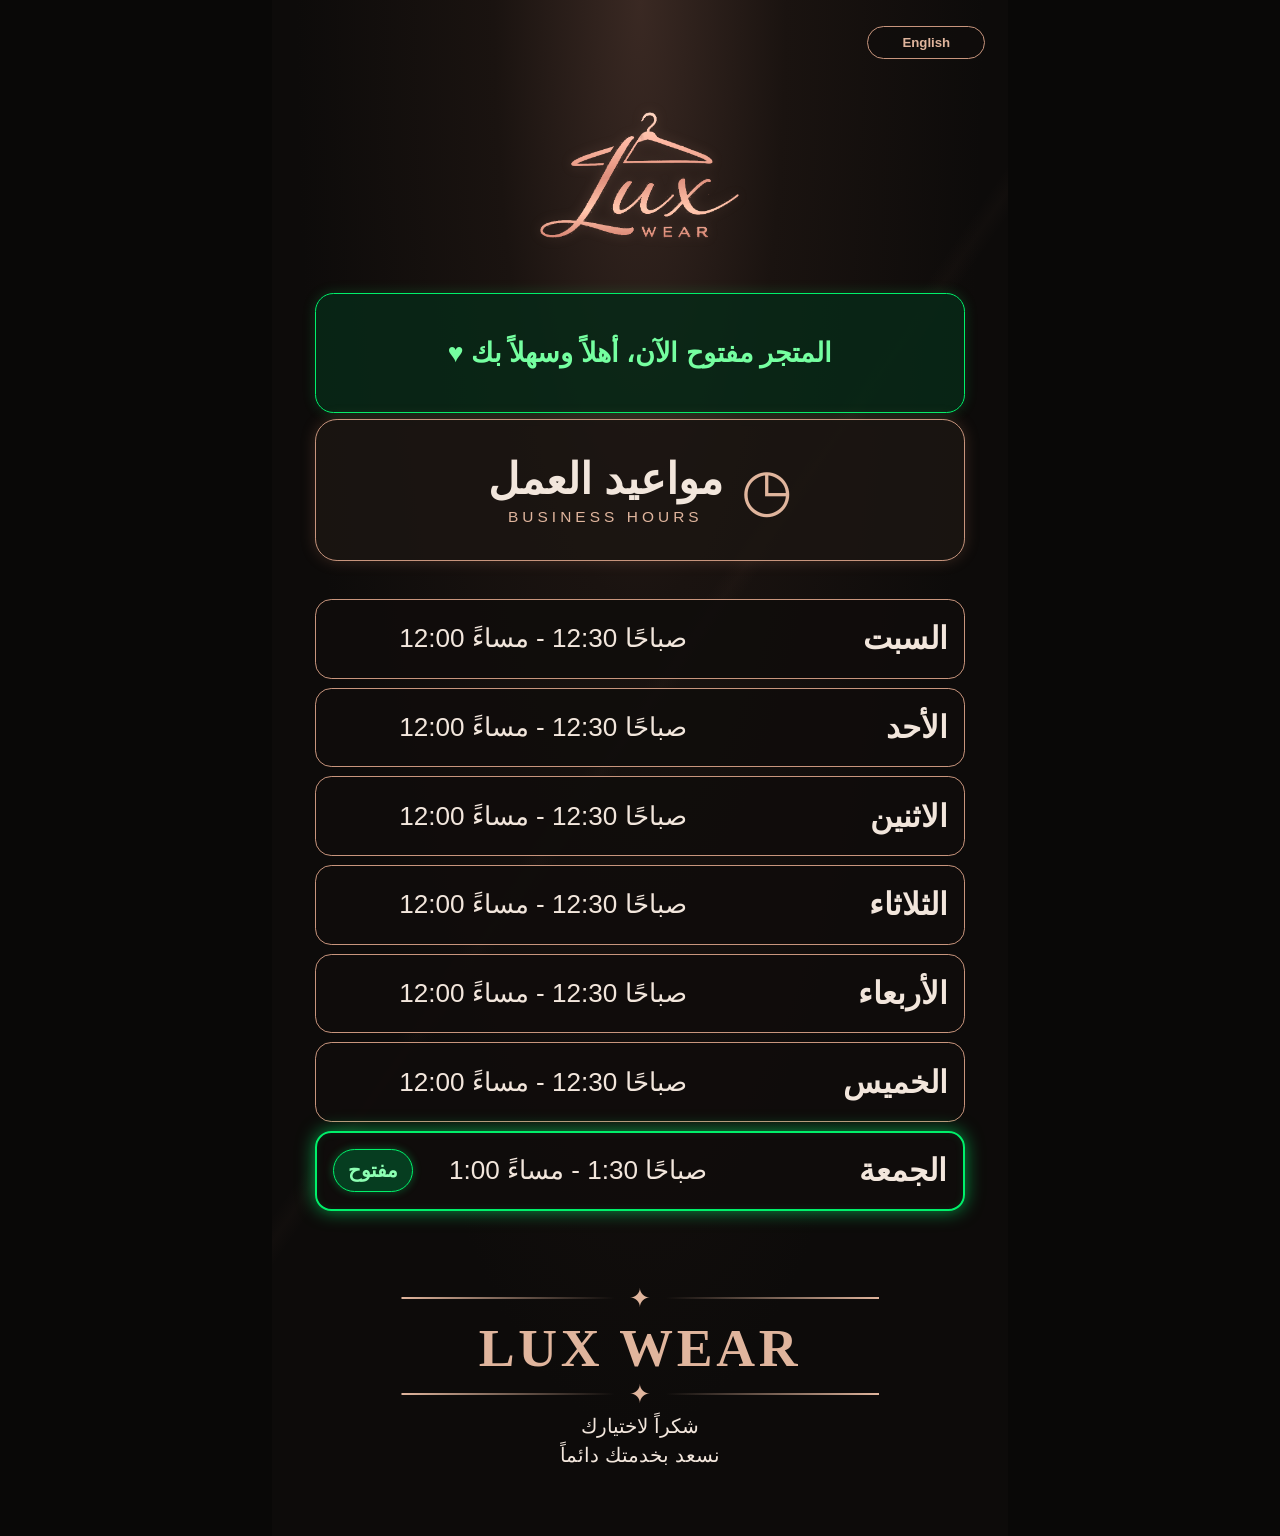
<file: lux_wear_business_hours_colors_enhanced.html>
<!doctype html>
<html lang="ar" dir="rtl"><head><meta charset="utf-8"><meta name="viewport" content="width=device-width,initial-scale=1,viewport-fit=cover"><meta name="theme-color" content="#080605"><title>LUX WEAR | مواعيد العمل</title>
<style>
:root{--bg:#100d0c;--panel:#1b1512;--panel2:#241a16;--rose:#c8957d;--rose-light:#e0b59d;--rose-dark:#9f705c;--white:#f2e6dc;--muted:#b7a398;--line:#594237;--green:#00f06a;--red:#ff2638;--amber:#ffc04d}
*{box-sizing:border-box}html,body{margin:0;min-height:100%;background:#090807;color:var(--white);font-family:Tahoma,Arial,sans-serif}body{display:flex;justify-content:center;align-items:flex-start}
#hours{width:min(100vw,736px);aspect-ratio:736/1536;position:relative;overflow:hidden;isolation:isolate;container-type:inline-size;background-color:#0d0b0a;background-image:radial-gradient(ellipse at 50% 0%,#3a2923 0,#1a1310 28%,#0d0b0a 66%);background-size:cover;background-position:center;background-repeat:no-repeat}#hours:before{content:"";position:absolute;inset:0;z-index:0;pointer-events:none;opacity:.22;background:linear-gradient(125deg,transparent 0 47%,#b77e6320 48%,transparent 49% 100%)}
#hours .language{position:absolute;right:3.1%;top:1.7%;z-index:2;border:1.4px solid var(--rose);border-radius:999px;background:#100d0cb8;color:var(--rose-light);font-size:1.8cqw;font-weight:bold;padding:1.05cqw 2.2cqw;min-width:16%;cursor:pointer}
#hours .logo{position:absolute;top:7.05%;left:50%;transform:translateX(-50%);width:28.1%;height:auto;filter:drop-shadow(0 0 6px #c8957d30)}
#hours .main-status{position:absolute;top:19.1%;left:5.8%;width:88.4%;min-height:7.8%;display:grid;place-items:center;text-align:center;padding:1.2cqw 3cqw;border:1.6px solid var(--green);border-radius:2.5cqw;background:#082817d9;box-shadow:0 0 1.8cqw #19df6530;color:#75ffa0;font-size:3.65cqw;font-weight:bold;line-height:1.5}
#hours .main-status.closed{border-color:var(--red);background:#4a080feF;box-shadow:0 0 2.8cqw #ff2638a6;color:#ffd0d4}
#hours .heading{position:absolute;top:27.3%;left:5.8%;width:88.4%;height:9.2%;display:flex;align-items:center;justify-content:center;gap:2.5cqw;border:1.5px solid var(--rose);border-radius:3cqw;padding:1cqw;background:#1b1512dc;box-shadow:0 0 2cqw #d98b6a35}
#hours .clock{font-size:8cqw;color:var(--rose-light);line-height:1}#hours h1{font-size:5.8cqw;margin:0;font-weight:700}#hours .english{direction:ltr;letter-spacing:.55cqw;color:#e0b59d;font-size:2.1cqw;margin-top:.6cqw;text-align:center}
#hours .days{position:absolute;top:39%;left:5.8%;width:88.4%;display:grid;gap:1.25cqw}
#hours .day{height:10.8cqw;min-height:0;display:grid;grid-template-columns:1fr 1.55fr auto;align-items:center;gap:1cqw;padding:0 2.2cqw;border:1.4px solid #c8957d;border-radius:2.2cqw;background:#100d0ce8}
#hours .day.today{border:2.2px solid var(--green);box-shadow:0 0 2.5cqw #00f06a9c,inset 0 0 1.2cqw #00f06a18}#hours .day.today.closed-day{border-color:var(--red);box-shadow:0 0 2.8cqw #ff2638c9,inset 0 0 1.3cqw #ff263826}
#hours .name{font-size:4.15cqw;font-weight:bold;white-space:nowrap}#hours .time{direction:ltr;text-align:center;white-space:nowrap;font-size:3.55cqw}
#hours .status{border:1.5px solid var(--green);border-radius:25px;padding:1.25cqw 1.9cqw;background:#063d20;color:#8dffb3;font-size:2.7cqw;font-weight:bold;white-space:nowrap;text-align:center;box-shadow:0 0 1.2cqw #00f06a55}#hours .status.closed{border-color:var(--red);background:#5a080f;color:#ffd0d4;box-shadow:0 0 1.4cqw #ff263880}#hours .status.soon{border-color:var(--amber);background:#382407;color:#ffdb83}#hours .hidden-status{visibility:hidden}
#hours .footer{position:absolute;top:83.5%;left:0;width:100%;text-align:center}#hours .ornament{display:flex;align-items:center;gap:2cqw;width:65%;margin:0 auto .65cqw;color:#e0b59d;font-size:3.5cqw}#hours .ornament:before,#hours .ornament:after{content:"";height:.28cqw;flex:1;background:linear-gradient(90deg,transparent,var(--rose-light))}#hours .ornament:after{transform:scaleX(-1)}#hours .footer strong{font:bold 7.3cqw Georgia,serif;color:#e0b59d;letter-spacing:.5cqw}#hours .footer p{font-size:2.7cqw;margin:.8cqw;color:#f2e6dc}
@media(max-width:420px){#hours .day{grid-template-columns:1fr 1.45fr auto;gap:.7cqw;padding:0 1.7cqw}#hours .name{font-size:3.65cqw}#hours .time{font-size:3.05cqw}#hours .status{font-size:2.45cqw;padding:1.05cqw 1.5cqw}}
</style></head><body><main id="hours">
<button class="language" id="language" type="button" aria-label="Switch language">EN</button>
<img class="logo" src="[data-uri]" alt="LUX WEAR">
<div class="main-status" id="mainStatus" aria-live="polite"></div>
<section class="heading"><div class="clock" aria-hidden="true">◷</div><div><h1 id="headingTitle">مواعيد العمل</h1><div class="english">BUSINESS HOURS</div></div></section>
<section class="days" id="days" aria-label="مواعيد العمل الأسبوعية">
<article class="day" data-day="6"><b class="name" data-ar="السبت" data-en="Saturday">السبت</b><span class="time">12:00 PM – 12:30 AM</span><span class="status hidden-status"></span></article>
<article class="day" data-day="0"><b class="name" data-ar="الأحد" data-en="Sunday">الأحد</b><span class="time">12:00 PM – 12:30 AM</span><span class="status hidden-status"></span></article>
<article class="day" data-day="1"><b class="name" data-ar="الاثنين" data-en="Monday">الاثنين</b><span class="time">12:00 PM – 12:30 AM</span><span class="status hidden-status"></span></article>
<article class="day" data-day="2"><b class="name" data-ar="الثلاثاء" data-en="Tuesday">الثلاثاء</b><span class="time">12:00 PM – 12:30 AM</span><span class="status hidden-status"></span></article>
<article class="day" data-day="3"><b class="name" data-ar="الأربعاء" data-en="Wednesday">الأربعاء</b><span class="time">12:00 PM – 12:30 AM</span><span class="status hidden-status"></span></article>
<article class="day" data-day="4"><b class="name" data-ar="الخميس" data-en="Thursday">الخميس</b><span class="time">12:00 PM – 12:30 AM</span><span class="status hidden-status"></span></article>
<article class="day" data-day="5"><b class="name" data-ar="الجمعة" data-en="Friday">الجمعة</b><span class="time">1:00 PM – 1:30 AM</span><span class="status hidden-status"></span></article>
</section><footer class="footer"><div class="ornament">✦</div><strong>LUX WEAR</strong><div class="ornament">✦</div><p id="thanks">شكراً لاختيارك</p><p id="tagline">نسعد بخدمتك دائماً</p></footer></main>
<script>(()=>{
const weeklyHours={0:{open:720,close:30},1:{open:720,close:30},2:{open:720,close:30},3:{open:720,close:30},4:{open:720,close:30},5:{open:780,close:90},6:{open:720,close:30}};
let lang='ar';const cards=[...document.querySelectorAll('.day')],mainStatus=document.getElementById('mainStatus');
const words={ar:{title:'مواعيد العمل',open:'المتجر مفتوح الآن، أهلاً وسهلاً بك ♥️',closed:'المتجر مغلق الآن، في انتظارك غداً يا صديقي ♥️',isClosed:'مغلق',isOpen:'مفتوح',closing:'يغلق عند',thanks:'شكراً لاختيارك',tagline:'نسعد بخدمتك دائماً'},en:{title:'Business Hours',open:'We are open now. Welcome! ♥️',closed:'We are currently closed. See you tomorrow! ♥️',isClosed:'Closed',isOpen:'Open',closing:'Closes at',thanks:'Thank you for choosing us',tagline:'We are always happy to serve you'}};
function formatTime(total){const n=((total%1440)+1440)%1440,h=Math.floor(n/60),m=n%60,suffix=h<12?(lang==='ar'?'صباحًا':'AM'):(lang==='ar'?'مساءً':'PM');return `${h%12||12}:${String(m).padStart(2,'0')} ${suffix}`}
function renderLanguage(){document.documentElement.lang=lang;document.documentElement.dir=lang==='ar'?'rtl':'ltr';document.getElementById('language').textContent='English';document.getElementById('headingTitle').textContent=words[lang].title;document.getElementById('thanks').textContent=words[lang].thanks;document.getElementById('tagline').textContent=words[lang].tagline;cards.forEach(c=>{const n=c.querySelector('.name');n.textContent=n.dataset[lang];const day=Number(c.dataset.day),hours=weeklyHours[day];c.querySelector('.time').textContent=`\u2066${formatTime(hours.open)}\u2069 - \u2066${formatTime(hours.close)}\u2069`});updateStatus()}
function updateStatus(){const now=new Date(),today=now.getDay(),minute=now.getHours()*60+now.getMinutes(),prev=(today+6)%7;let open=false,until=0;if(minute>=weeklyHours[today].open){open=true;until=1440-minute+weeklyHours[today].close}else if(minute<weeklyHours[prev].close){open=true;until=weeklyHours[prev].close-minute}
cards.forEach(c=>{const isToday=Number(c.dataset.day)===today;c.classList.toggle('today',isToday);c.classList.toggle('closed-day',isToday&&!open);const b=c.querySelector('.status');b.className='status hidden-status';b.textContent='';if(!isToday)return;b.className='status';if(!open){b.classList.add('closed');b.textContent=words[lang].isClosed}else if(until<=60){b.classList.add('soon');b.textContent=`${words[lang].closing} ${formatTime(minute+until)}`}else b.textContent=words[lang].isOpen});mainStatus.classList.toggle('closed',!open);mainStatus.textContent=open?words[lang].open:words[lang].closed}
document.getElementById('language').addEventListener('click',()=>{lang=lang==='ar'?'en':'ar';renderLanguage()});renderLanguage();setInterval(updateStatus,30000);
})();</script></body></html>
</file>
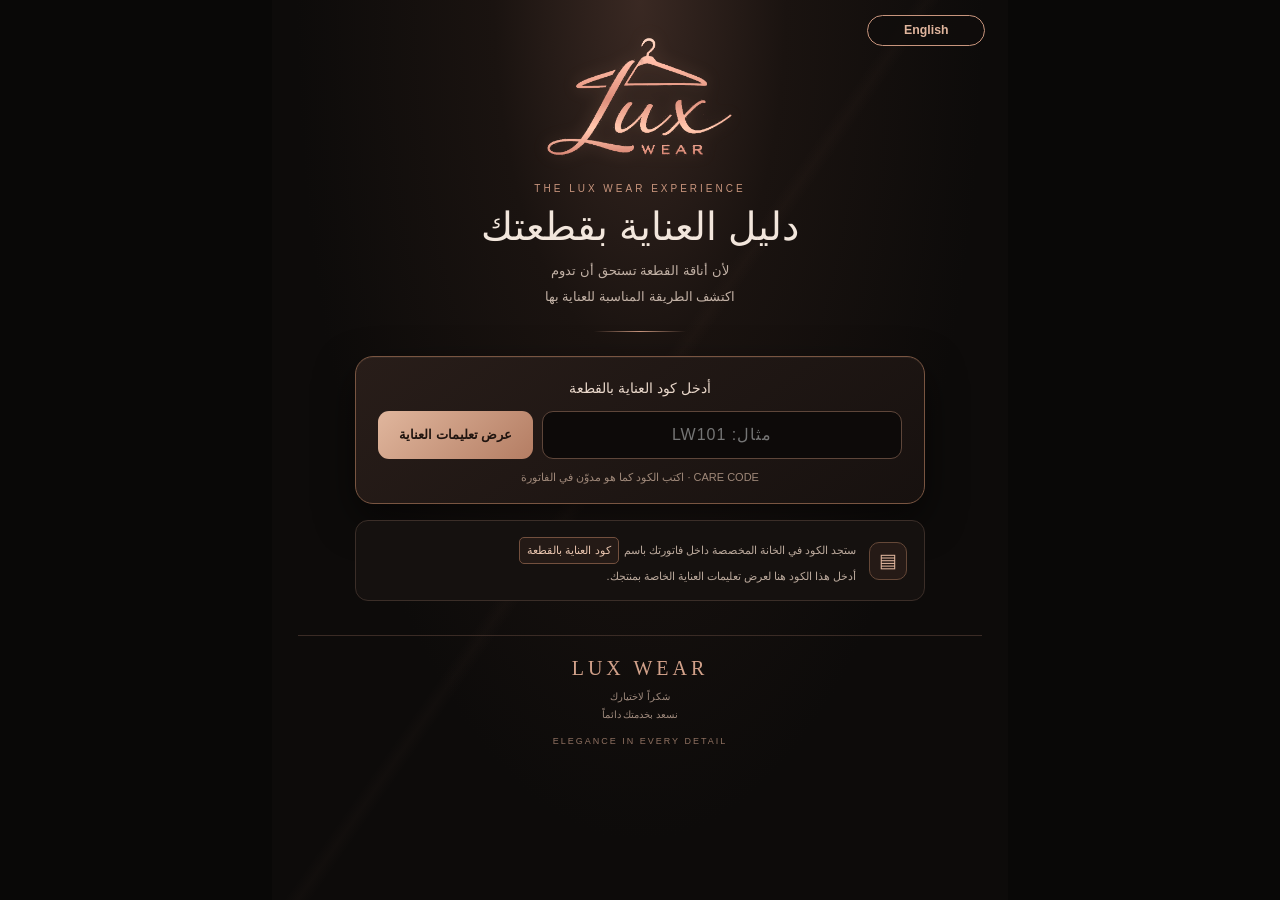
<file: lux_wear_care_guide_footer_translation_fixed.html>
<!doctype html>
<html lang="ar" dir="rtl"><head><meta charset="utf-8"><meta name="viewport" content="width=device-width,initial-scale=1"><meta name="theme-color" content="#100d0c"><title>LUX WEAR | دليل العناية</title>
<style>
:root{--bg:#100d0c;--panel:#1b1512;--panel2:#241a16;--rose:#c8957d;--rose2:#e0b59d;--ivory:#f2e6dc;--muted:#b7a398;--line:#594237}*{box-sizing:border-box}body{margin:0;background:#090807;color:var(--ivory);font-family:Tahoma,Arial,sans-serif}.page{width:min(100%,736px);min-height:100vh;margin:auto;position:relative;overflow:hidden;background:radial-gradient(ellipse at 50% 0%,#3a2923 0,#1a1310 28%,#0d0b0a 66%);padding:34px 26px 28px}.page:before{content:"";position:absolute;inset:0;pointer-events:none;opacity:.22;background:linear-gradient(125deg,transparent 0 47%,#b77e6320 48%,transparent 49% 100%)}.top,.content,.footer{position:relative}.top{text-align:center}.logo{display:block;width:28.1%;height:auto;margin:0 auto 24px;filter:drop-shadow(0 0 8px #d99a7c35)}.eyebrow{font:10px Arial,sans-serif;letter-spacing:3px;color:var(--rose);margin-bottom:10px}.title{font-size:clamp(27px,5vw,39px);font-weight:500;margin:0;color:var(--ivory)}.subtitle{font-size:13px;line-height:2;color:#c2b1a5;margin:9px auto 0;max-width:440px}.ornament{height:1px;width:92px;margin:21px auto 24px;background:linear-gradient(90deg,transparent,var(--rose),transparent)}.search{max-width:570px;margin:0 auto;padding:23px 22px 19px;border:1px solid #795541;border-radius:18px;background:linear-gradient(145deg,#281d19,#17110f);box-shadow:0 15px 38px #0008,inset 0 1px #ffffff0c}.searchlabel{display:block;text-align:center;font-size:14px;color:#e9d7ca;margin-bottom:15px}.field{display:flex;gap:9px}.field input{flex:1;min-width:0;background:#0d0a09;border:1px solid #5e463a;border-radius:11px;color:#f4e8de;text-align:center;font-size:16px;padding:14px 12px;outline:none;letter-spacing:1px}.field input:focus{border-color:var(--rose2);box-shadow:0 0 0 3px #c8957d20}.field button{border:0;border-radius:11px;padding:0 21px;background:linear-gradient(135deg,#e0b69d,#b47d63);color:#211510;font-weight:700;font-size:13px;cursor:pointer}.hint{text-align:center;color:#9f8879;font-size:11px;margin-top:12px}.invoice{max-width:570px;margin:16px auto 0;padding:14px 17px;border:1px solid #3b2e28;border-radius:13px;background:#15110f;display:flex;align-items:center;gap:13px}.invicon{width:38px;height:38px;border-radius:10px;display:grid;place-items:center;color:var(--rose2);border:1px solid #654838;background:#251a16;font-size:19px;flex:none}.invoice p{margin:0;color:#bba99c;font-size:11px;line-height:1.9}.invoice b{color:#e2c4b2}.invoice .fieldname{display:inline-block;padding:2px 7px;margin:2px 2px;border:1px solid #73503e;border-radius:5px;color:#e8c4ae;background:#241a16;white-space:nowrap}.sectionhead{max-width:570px;margin:29px auto 12px;display:flex;justify-content:space-between;align-items:center}.sectionhead h2{font-size:14px;font-weight:500;margin:0;color:#ead9cd}.sectionhead span{font:10px Arial,sans-serif;letter-spacing:1px;color:#b88770}.codes{max-width:570px;margin:0 auto;display:grid;grid-template-columns:repeat(3,1fr);gap:9px}.codeitem{border:1px solid #3e3029;border-radius:11px;background:#191310;padding:11px;text-align:center}.codeitem b{display:block;color:#e0b59d;font:12px Arial,sans-serif;letter-spacing:1px;margin-bottom:5px}.codeitem span{font-size:10px;color:#bba99c}.result{display:none;max-width:570px;margin:20px auto 0}.result.show{display:block;animation:fade .3s ease}@keyframes fade{from{opacity:0;transform:translateY(8px)}to{opacity:1;transform:none}}.resulthead{padding:18px 19px;border:1px solid #6c4a39;border-radius:15px;background:linear-gradient(130deg,#281c17,#17110f);display:flex;justify-content:space-between;align-items:center;gap:10px}.resulthead h3{margin:0;font-size:20px;font-weight:500}.resulthead p{margin:6px 0 0;color:#b49e90;font-size:11px}.codepill{font:11px Arial,sans-serif;letter-spacing:1px;border:1px solid #825d49;border-radius:30px;padding:8px 11px;color:#e0b59d;white-space:nowrap}.grid{display:grid;grid-template-columns:1fr 1fr;gap:10px;margin-top:11px}.tile{border:1px solid #3e3029;border-radius:13px;background:linear-gradient(145deg,#211916,#15110f);padding:14px;min-height:108px}.tile .ico{color:#d5a287;font-size:19px;margin-bottom:8px}.tile b{display:block;font-size:12px;color:#ead8cb;margin-bottom:6px}.tile p{margin:0;font-size:11px;line-height:1.8;color:#b8a69a}.warning{border-inline-start:2px solid var(--rose);border-radius:8px;background:#241a16;padding:12px 14px;color:#cbb9ac;font-size:11px;line-height:1.9;margin-top:11px}.error{display:none;text-align:center;color:#e2a29b;font-size:12px;margin-top:12px}.footer{text-align:center;margin:34px auto 0;padding-top:21px;border-top:1px solid #3a2b25;color:#b99a87}.footer .brand{font:20px Georgia,serif;letter-spacing:4px;color:#d2a18a}.footer p{font-size:10px;line-height:1.8;color:#9e897c;margin:8px 0 0}.footer .small{font:9px Arial,sans-serif;letter-spacing:2px;color:#8f7161;margin-top:12px}@media(max-width:480px){.page{padding:25px 15px 23px}.logo{margin-bottom:20px}.search{padding:19px 15px}.field{flex-direction:column}.field button{padding:14px}.grid{gap:8px}.tile{padding:11px;min-height:116px}.resulthead h3{font-size:18px}.codes{grid-template-columns:repeat(2,1fr)}}

.page{container-type:inline-size}
.page .language{position:absolute;right:3.1%;top:1.7%;z-index:2;border:1.4px solid var(--rose);border-radius:999px;background:#100d0cb8;color:var(--rose2);font-size:1.8cqw;font-weight:bold;padding:1.05cqw 2.2cqw;min-width:16%;cursor:pointer}
</style></head><body><main class="page"><button class="language" id="language" type="button" aria-label="Switch language">EN</button><header class="top"><img class="logo" alt="LUX WEAR" src="[data-uri]" /><div class="eyebrow">THE LUX WEAR EXPERIENCE</div><h1 class="title">دليل العناية بقطعتك</h1><p class="subtitle">لأن أناقة القطعة تستحق أن تدوم<br>اكتشف الطريقة المناسبة للعناية بها</p><div class="ornament"></div></header>
<section class="content"><div class="search"><label class="searchlabel" for="careCode">أدخل كود العناية بالقطعة</label><div class="field"><input id="careCode" type="text" placeholder="مثال: LW101" autocomplete="off" aria-label="كود العناية بالقطعة"><button id="findCare" type="button">عرض تعليمات العناية</button></div><div class="hint">CARE CODE · اكتب الكود كما هو مدوّن في الفاتورة</div><div class="error" id="careError">لم نعثر على هذا الكود. تأكد من كتابته كما هو موجود في الفاتورة.</div></div>
<div class="invoice"><div class="invicon">▤</div><p>ستجد الكود في الخانة المخصصة داخل فاتورتك باسم <span class="fieldname">كود العناية بالقطعة</span><br>أدخل هذا الكود هنا لعرض تعليمات العناية الخاصة بمنتجك.</p></div>
<section class="result" id="careResult" aria-live="polite"><div class="resulthead"><div><h3 id="careName"></h3><p id="careDesc"></p></div><span class="codepill" id="careCodeTag"></span></div><div class="grid" id="careGrid"></div><div class="warning" id="careWarning"></div></section></section>
<footer class="footer"><div class="brand">LUX WEAR</div><p>شكراً لاختيارك<br>نسعد بخدمتك دائماً</p><div class="small">ELEGANCE IN EVERY DETAIL</div></footer></main>
<script>
(()=>{
const $=id=>document.getElementById(id);
let lang='ar';
const words={
ar:{title:'LUX WEAR | دليل العناية',eyebrow:'THE LUX WEAR EXPERIENCE',heading:'دليل العناية بقطعتك',subtitle:'لأن أناقة القطعة تستحق أن تدوم<br>اكتشف الطريقة المناسبة للعناية بها',searchlabel:'أدخل كود العناية بالقطعة',placeholder:'مثال: LW101',button:'عرض تعليمات العناية',hint:'CARE CODE · اكتب الكود كما هو مدوّن في الفاتورة',error:'لم نعثر على هذا الكود. تأكد من كتابته كما هو موجود في الفاتورة.',invoice:'ستجد الكود في الخانة المخصصة داخل فاتورتك باسم',fieldname:'كود العناية بالقطعة',invoice2:'أدخل هذا الكود هنا لعرض تعليمات العناية الخاصة بمنتجك.',section:'أكواد العناية',thanks:'شكراً لاختيارك',service:'نسعد بخدمتك دائماً',warning:'ملاحظة مهمة: '},
en:{title:'LUX WEAR | Care Guide',eyebrow:'THE LUX WEAR EXPERIENCE',heading:'Care Guide for Your Item',subtitle:'Because your item deserves to stay elegant<br>Discover the proper way to care for it',searchlabel:'Enter the care code for your item',placeholder:'Example: LW101',button:'Show Care Instructions',hint:'CARE CODE · Enter the code exactly as shown on your invoice',error:'We could not find this code. Please check it against your invoice.',invoice:'You will find the code in the designated field on your invoice named',fieldname:'Item Care Code',invoice2:'Enter this code here to view the care instructions for your product.',section:'CARE CODES',thanks:'Thank you for choosing us',service:'We are always happy to serve you',warning:'Important note: '}
};
const guides={
LW101:{name:['العناية بالجلد','Leather Care'],desc:'LEATHER CARE · '+(lang==='ar'?'إرشادات عامة':'General Guidelines'),warning:['تختلف أنواع الجلد وتشطيباته. اتبع بطاقة الشركة المصنعة، واستعن بمتخصص عند الحاجة.','Leather types and finishes vary. Follow the manufacturer’s care label and consult a specialist when needed.'],items:[['✧',['التنظيف','Cleaning'],['امسح بقطعة قماش ناعمة وجافة، وتجنب المنظفات المنزلية.','Wipe with a soft, dry cloth and avoid household cleaners.']],['◌',['الرطوبة','Moisture'],['تجنب نقع القطعة أو تعريضها للماء لفترات طويلة.','Do not soak the item or expose it to water for long periods.']],['☼',['التجفيف','Drying'],['اتركها تجف طبيعيًا بعيدًا عن الشمس والحرارة المباشرة.','Allow it to air-dry away from direct sunlight and heat.']],['⌂',['التخزين','Storage'],['احفظها في مكان جاف وجيد التهوية.','Store in a dry, well-ventilated place.']]]},
LW102:{name:['العناية بالشمواه','Suede Care'],desc:'SUEDE CARE · '+(lang==='ar'?'إرشادات عامة':'General Guidelines'),warning:['لا تستخدم الماء أو أي منظف قبل التأكد من ملاءمته لنوع الشمواه. اختبر أي منتج على جزء غير ظاهر أولًا.','Do not use water or cleaners unless they are suitable for suede. Test any product on an inconspicuous area first.'],items:[['✧',['التنظيف','Cleaning'],['استخدم فرشاة مخصصة للشمواه وبحركات لطيفة.','Use a suede brush with gentle strokes.']],['◌',['البقع','Stains'],['تجنب الفرك القوي أو استخدام المناديل المبللة.','Avoid vigorous rubbing or using wet wipes.']],['☼',['التجفيف','Drying'],['اترك القطعة تجف في الهواء بعيدًا عن الحرارة.','Let the item air-dry away from heat.']],['⌂',['التخزين','Storage'],['استخدم غطاءً قماشيًا واترك مساحة للتهوية.','Use a fabric cover and allow room for ventilation.']]]},
LW103:{name:['العناية بالوتر بروف','Waterproof Care'],desc:'WATERPROOF CARE · '+(lang==='ar'?'إرشادات عامة':'General Guidelines'),warning:['تختلف تعليمات العناية حسب الطبقة العازلة والتشطيب. راجع ملصق العناية المرفق بالقطعة قبل الغسيل.','Care instructions vary depending on the waterproof coating and finish. Check the item’s care label before washing.'],items:[['✧',['الغسيل','Washing'],['اتبع طريقة الغسيل ودرجة الحرارة المحددتين على ملصق القطعة.','Follow the washing method and temperature specified on the care label.']],['◌',['المنظفات','Detergents'],['تجنب المبيضات ومنعمات الأقمشة ما لم تسمح الشركة بذلك.','Avoid bleach and fabric softeners unless approved by the manufacturer.']],['☼',['التجفيف','Drying'],['تجنب الحرارة العالية والمجفف إلا إذا كان مسموحًا.','Avoid high heat and tumble drying unless permitted.']],['⌂',['التخزين','Storage'],['تأكد من جفاف القطعة تمامًا قبل تخزينها.','Make sure the item is completely dry before storing.']]]},
LW104:{name:['العناية بالتريكو','Knitwear Care'],desc:'KNITWEAR CARE · '+(lang==='ar'?'إرشادات عامة':'General Guidelines'),warning:['الخامات المخلوطة تختلف في طريقة العناية. راجع ملصق القطعة لتحديد الغسيل والكي المناسبين.','Blended fabrics require different care. Check the item’s label for suitable washing and ironing instructions.'],items:[['✧',['الغسيل','Washing'],['اتبع تعليمات الملصق واستخدم دورة لطيفة إذا كانت مسموحة.','Follow the label instructions and use a gentle cycle if permitted.']],['◌',['العصر','Wringing'],['تجنب العصر القوي حتى لا يتغير شكل النسيج.','Avoid wringing tightly to prevent the fabric from losing its shape.']],['☼',['التجفيف','Drying'],['جفف بشكل أفقي إذا كانت تعليمات القطعة تسمح بذلك.','Dry flat if the care instructions allow it.']],['⌂',['التخزين','Storage'],['اطوِ القطعة بدل تعليقها إذا كان وزن النسيج قد يمددها.','Fold the item instead of hanging it if its weight may stretch the fabric.']]]},
LW105:{name:['العناية بالمليتون المبطن','Fleece-Lined Melton Care'],desc:'FLEECE-LINED MELTON · '+(lang==='ar'?'إرشادات عامة':'General Guidelines'),warning:['وجود بطانة أو خامات مركبة قد يغير طريقة التنظيف؛ اتبع تعليمات القطعة المحددة.','A lining or combined materials may affect cleaning. Follow the specific care instructions for the item.'],items:[['✧',['التنظيف','Cleaning'],['اتبع تعليمات الملصق ولا تستخدم التنظيف الجاف إلا إذا كان مسموحًا.','Follow the label instructions and use dry cleaning only if permitted.']],['◌',['الغسيل','Washing'],['تجنب الماء الساخن والمنظفات القوية.','Avoid hot water and strong detergents.']],['☼',['التجفيف','Drying'],['ابتعد عن الحرارة المباشرة للحفاظ على البطانة.','Keep away from direct heat to protect the lining.']],['⌂',['التخزين','Storage'],['احفظها جافة وبعيدة عن الرطوبة.','Store it dry and away from moisture.']]]}
};
function renderLanguage(){
 const w=words[lang],en=lang==='en';
 document.documentElement.lang=lang;document.documentElement.dir=en?'ltr':'rtl';
 document.title=w.title;$('language').textContent=en?'العربية':'English';
 document.querySelector('.eyebrow').textContent=w.eyebrow;
 document.querySelector('.title').textContent=w.heading;
 document.querySelector('.subtitle').innerHTML=w.subtitle;
 document.querySelector('.searchlabel').textContent=w.searchlabel;
 $('careCode').placeholder=w.placeholder;$('careCode').setAttribute('aria-label',w.searchlabel);
 $('findCare').textContent=w.button;document.querySelector('.hint').textContent=w.hint;
 $('careError').textContent=w.error;
 const inv=document.querySelector('.invoice p');inv.innerHTML=w.invoice+' <span class="fieldname">'+w.fieldname+'</span><br>'+w.invoice2;
 const sectionHeading=document.querySelector('.sectionhead h2');if(sectionHeading)sectionHeading.textContent=w.section;
 document.querySelector('.footer p').innerHTML=w.thanks+'<br>'+w.service;
 if($('careResult').classList.contains('show'))show(false);
}
function show(scroll=true){const code=$('careCode').value.trim().toUpperCase(),g=guides[code],result=$('careResult'),en=lang==='en';$('careError').style.display='none';result.classList.remove('show');if(!g){$('careError').style.display='block';return;}
 $('careName').textContent=g.name[en?1:0];$('careDesc').textContent=en?g.desc.replace('إرشادات عامة','General Guidelines'):g.desc.replace('General Guidelines','إرشادات عامة');$('careCodeTag').textContent=code;$('careWarning').textContent=words[lang].warning+g.warning[en?1:0];$('careGrid').innerHTML=g.items.map(x=>`<article class="tile"><div class="ico">${x[0]}</div><b>${x[1][en?1:0]}</b><p>${x[2][en?1:0]}</p></article>`).join('');result.classList.add('show');if(scroll)result.scrollIntoView({behavior:'smooth',block:'nearest'});
}
$('findCare').addEventListener('click',()=>show());$('careCode').addEventListener('keydown',e=>{if(e.key==='Enter')show()});$('language').addEventListener('click',()=>{lang=lang==='ar'?'en':'ar';renderLanguage()});renderLanguage();
})();
</script></body></html>
</file>
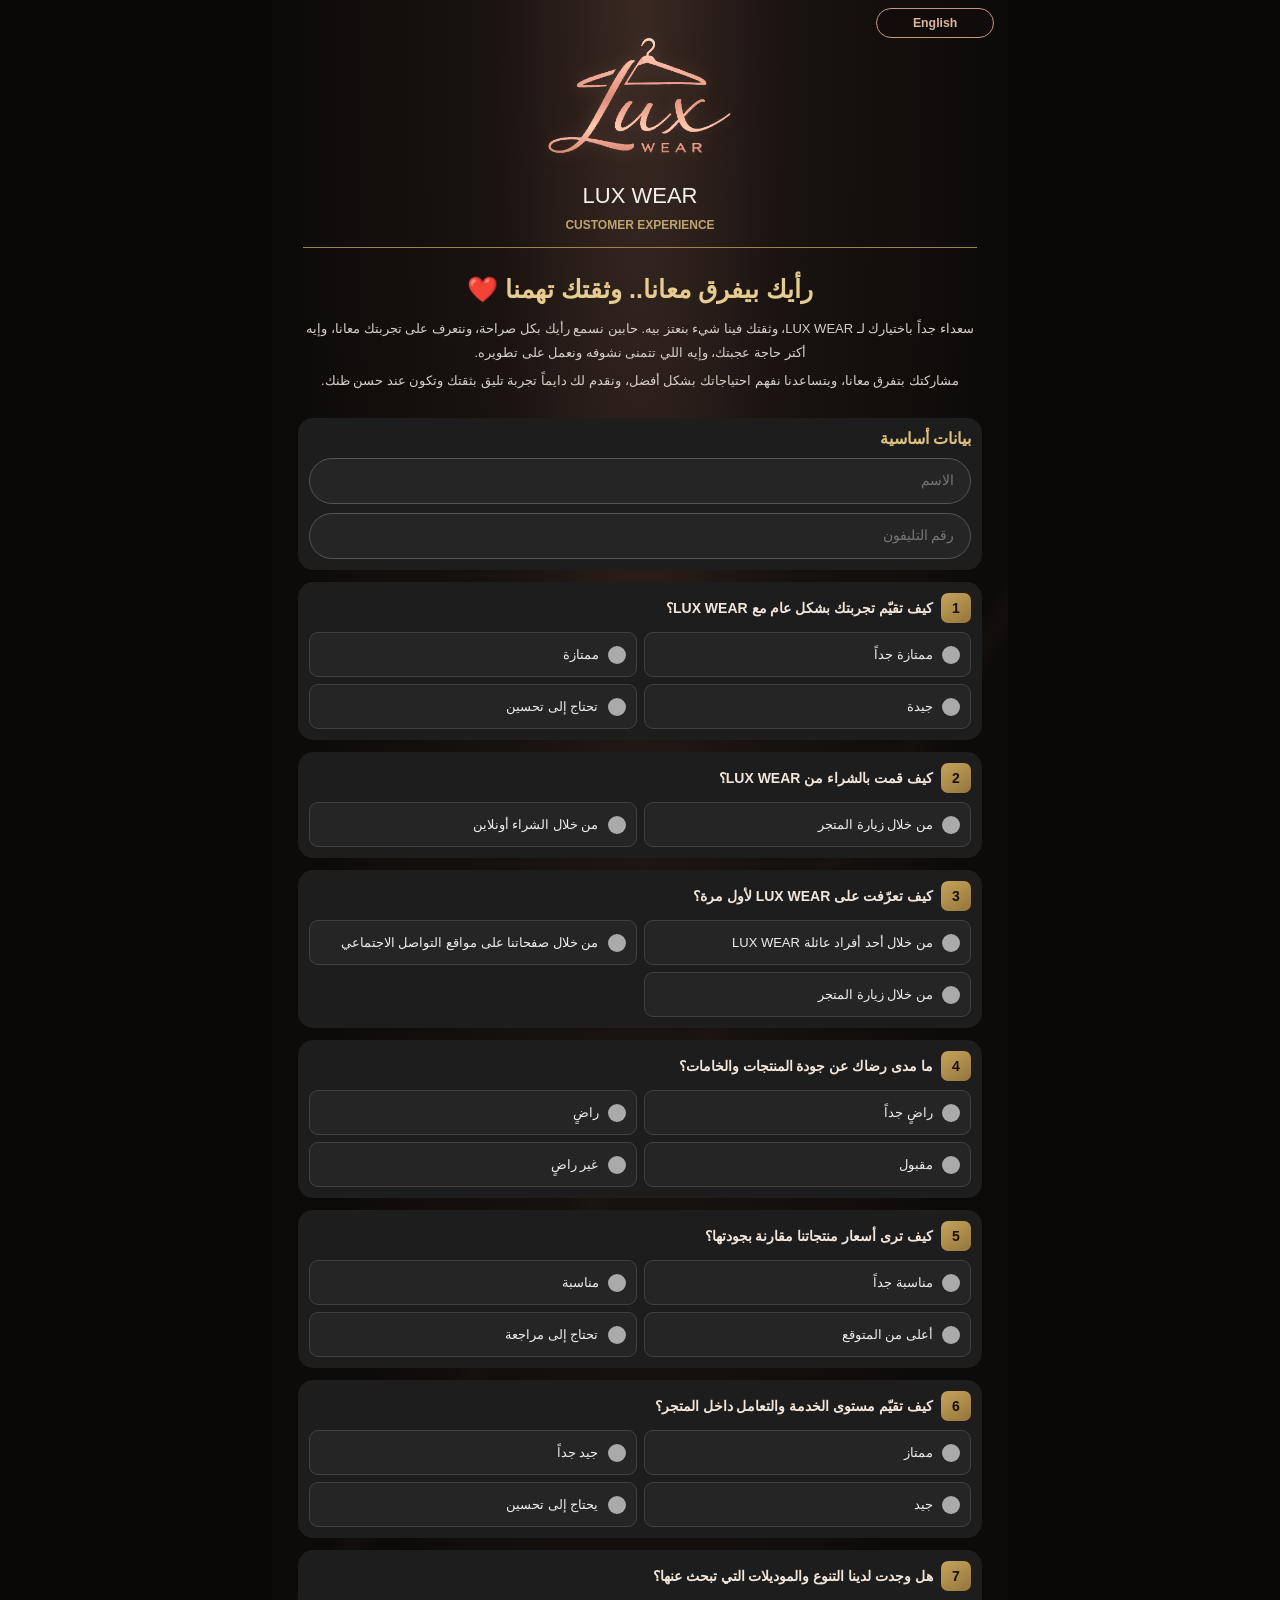
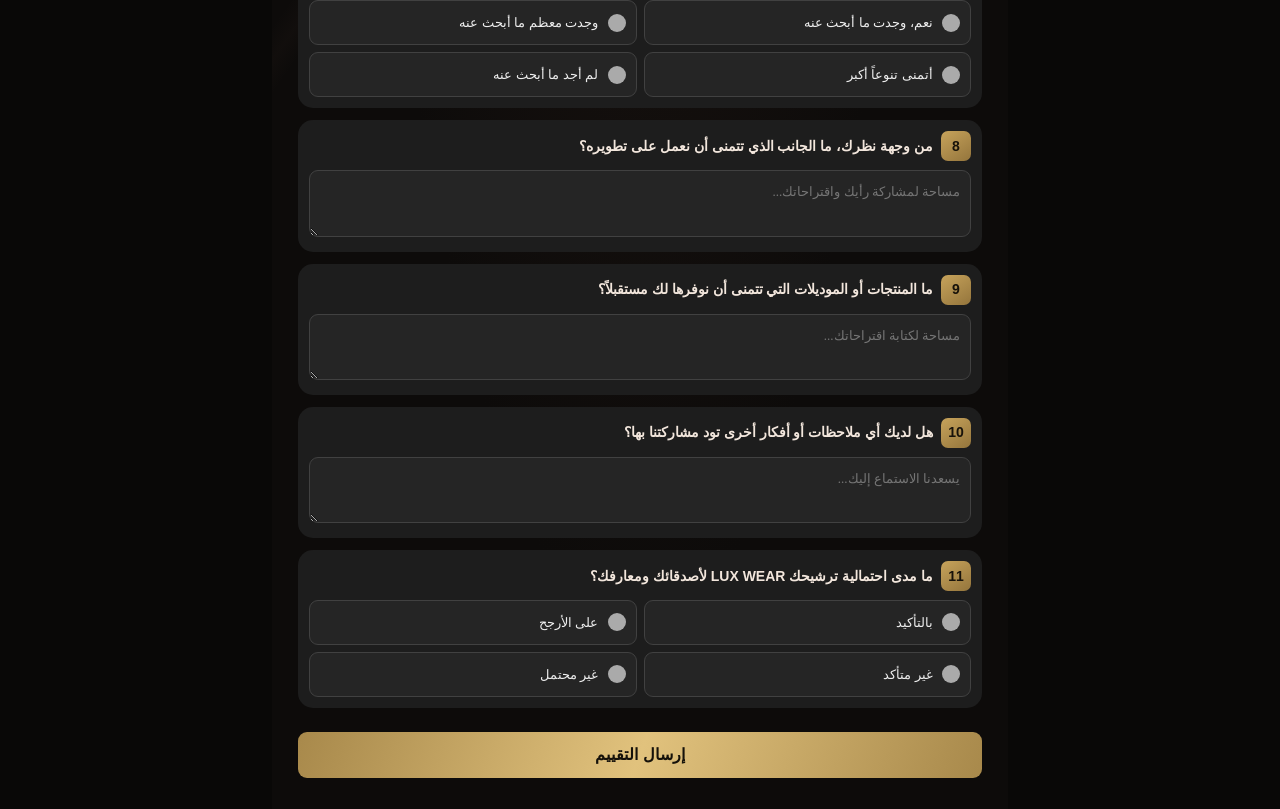
<file: lux_wear_customer_review_matched_bilingual-6.html>
<!doctype html><html lang="ar" dir="rtl"><head>
<meta charset="utf-8"><meta name="viewport" content="width=device-width,initial-scale=1">
<meta name="theme-color" content="#080808"><title>تقييم تجربتك | LUX WEAR</title>
<style>
*{box-sizing:border-box}body{margin:0;padding:9px 7px 20px;background:radial-gradient(ellipse at 50% 0%,#3a2923 0,#1a1310 28%,#0d0b0a 66%) fixed,#090807;color:#f4f1eb;font-family:Tahoma,Arial,sans-serif;position:relative}
body:before{content:"";position:fixed;inset:0;pointer-events:none;opacity:.22;background:linear-gradient(125deg,transparent 0 47%,#b77e6320 48%,transparent 49% 100%)}
.wrap{position:relative;width:min(100%,540px);container-type:inline-size;margin:auto;padding:15px 10px 18px;background:#101010;border:1.5px solid #9e8249;border-radius:23px;box-shadow:0 0 22px #000}
header{text-align:center;padding:36px 5px 8px}.logo{display:block;width:28.1%;height:auto;margin:0 auto 18px;filter:drop-shadow(0 0 8px #d99a7c35)}.brand-name{font-size:22px;line-height:1.4;font-family:Arial,sans-serif;color:#f4f1eb;margin:4px 0 6px}.kicker{color:#bda46f;font-size:12px;font-weight:bold;margin:6px 0}.rule{height:1px;background:#9f8247;margin:15px 0}
.intro{text-align:center;padding:0 5px 9px}h1{font-size:clamp(20px,4.5vw,25px);line-height:1.5;color:#e5cc91;margin:0 0 9px}.intro p{font-size:13px;line-height:1.8;color:#d5d0c8;margin:5px 0}
.details,.question{background:#1d1d1d;border-radius:15px;padding:11px;margin:12px 0}.details-title{font-size:16px;color:#e0c27e;font-weight:bold;margin-bottom:10px}.fields{display:grid;gap:9px}
input[type=text],input[type=tel]{height:46px;width:100%;border:1px solid #555;border-radius:30px;background:#252525;padding:0 16px;color:#fff;font:14px Tahoma;text-align:right;outline:none}
.qhead{display:flex;direction:rtl;text-align:right;align-items:center;gap:8px;margin-bottom:9px;font-size:14px;line-height:1.6;font-weight:bold}
.num{order:0;flex:0 0 30px;height:30px;border-radius:7px;background:linear-gradient(145deg,#c7a35b,#94753c);color:#17120a;display:grid;place-items:center;font-size:14px}
.qtitle{order:1;flex:1;text-align:right}
.options{display:grid;gap:7px}.option{display:flex;direction:rtl;align-items:center;gap:9px;min-height:45px;padding:7px 10px;border:1px solid #414141;background:#252525;border-radius:9px;color:#eee;font-size:13px;line-height:1.5;cursor:pointer}
.option input{appearance:none;width:18px;height:18px;flex:0 0 18px;border-radius:50%;border:0;background:#aaa;margin:0;position:relative}.option input:checked{background:#c7a45e}.option input:checked:after{content:"";position:absolute;inset:4px;border-radius:50%;background:#272015}.option:has(input:checked){border-color:#c5a45d;background:#30291d}
textarea{width:100%;min-height:65px;background:#252525;border:1px solid #414141;border-radius:9px;padding:10px;color:white;font:13px/1.7 Tahoma;resize:vertical}
.submit{width:100%;min-height:46px;margin:12px 0 3px;border:0;border-radius:9px;background:linear-gradient(110deg,#a8894b,#e1c27d,#a8894b);color:#15110a;font-size:16px;font-weight:bold;cursor:pointer}
.error{display:none;color:#ffb6a6;text-align:center;font-size:12px;margin:10px}.finish{display:none;text-align:center;background:#1d1d1d;border:1px solid #9e8249;border-radius:16px;padding:22px 15px;margin-top:14px}.finish h2{color:#e5cc91;font-size:23px}.finish p{color:#d5d0c8;font-size:14px;line-height:1.8}.signature{color:#d0b36f;font:bold 24px Arial;margin:18px}
@media(min-width:500px){.options{grid-template-columns:1fr 1fr}}

/* Exact page background treatment from the LUX WEAR care-guide reference */
body{margin:0;padding:0;background:#090807;color:var(--ivory,#f2e6dc);font-family:Tahoma,Arial,sans-serif;position:relative}
body:before{display:none}
.wrap{width:min(100%,736px);min-height:100vh;margin:0 auto;position:relative;overflow:hidden;background:radial-gradient(ellipse at 50% 0%,#3a2923 0,#1a1310 28%,#0d0b0a 66%);padding:34px 26px 28px;border:0;border-radius:0;box-shadow:none}
.wrap:before{content:"";position:absolute;inset:0;pointer-events:none;opacity:.22;background:linear-gradient(125deg,transparent 0 47%,#b77e6320 48%,transparent 49% 100%)}
.wrap>header,.wrap>form,.wrap>#finish{position:relative}
.logo{display:block;width:28.1%;height:auto;margin:0 auto 24px;filter:drop-shadow(0 0 8px #d99a7c35)}
header{ text-align:center;padding:0 5px 8px }
@media(max-width:480px){.wrap{padding:25px 15px 23px}.logo{margin-bottom:20px}}

.wrap .language-switch{position:absolute;right:14px;top:8px;z-index:5;border:1.4px solid #c8957d;border-radius:999px;background:#100d0cb8;color:#e0b59d;font-size:1.8cqw;font-weight:bold;padding:1.05cqw 2.2cqw;min-width:16%;cursor:pointer;line-height:normal}
.wrap .language-switch:focus-visible{outline:2px solid #e0b59d;outline-offset:2px}
.home-button{display:inline-flex;align-items:center;justify-content:center;min-width:150px;min-height:42px;margin:16px auto 0;padding:9px 22px;border:1px solid #c8957d;border-radius:9px;background:linear-gradient(110deg,#241a16,#1a1310);color:#e0b59d;text-decoration:none;font: bold 14px Tahoma,Arial,sans-serif;cursor:pointer}
.home-button:focus-visible{outline:2px solid #e0b59d;outline-offset:3px}
</style></head><body><main class="wrap"><button class="language-switch" id="languageSwitch" type="button">English</button>
<header><img class="logo" alt="LUX WEAR" src="[data-uri]"><div class="brand-name">LUX WEAR</div><div class="kicker">CUSTOMER EXPERIENCE</div><div class="rule"></div></header>
<form id="reviewForm">
<section class="intro"><h1>رأيك بيفرق معانا.. وثقتك تهمنا ❤️</h1>
<p>سعداء جداً باختيارك لـ LUX WEAR، وثقتك فينا شيء بنعتز بيه. حابين نسمع رأيك بكل صراحة، ونتعرف على تجربتك معانا، وإيه أكتر حاجة عجبتك، وإيه اللي تتمنى نشوفه ونعمل على تطويره.</p>
<p>مشاركتك بتفرق معانا، وبتساعدنا نفهم احتياجاتك بشكل أفضل، ونقدم لك دايماً تجربة تليق بثقتك وتكون عند حسن ظنك.</p></section>
<section class="details"><div class="details-title">بيانات أساسية</div><div class="fields">
<input type="text" name="customerName" placeholder="الاسم" autocomplete="name" required>
<input type="tel" name="phone" placeholder="رقم التليفون" autocomplete="tel" required></div></section>
<div id="questions"></div><button class="submit" type="submit" id="submitBtn">إرسال التقييم</button><div class="error" id="errorMsg"></div>
</form>
<section class="finish" id="finish"><h2>شكراً لثقتك بنا ❤️</h2>
<p>نقدّر وقتك واهتمامك، ونسعد بمشاركة رأيك بكل صراحة.</p>
<p>كل رأي وملاحظة منك بتمثل لينا فرصة جديدة للتطور، وبتساعدنا نفهم احتياجاتك بشكل أفضل، ونقدم لك دايماً تجربة تليق بثقتك وتكون عند حسن ظنك.</p>
<div class="signature">LUX WEAR</div><p>سعداء دائماً باختيارك لنا ❤️</p><a class="home-button" id="homeButton" href="">الصفحة الرئيسية</a></section>
</main><script>
const SCRIPT_URL="https://script.google.com/macros/s/AKfycbzMbRgOUfrRBVJDVdCDr803be3uY-vLuKZc-pBVtyGrUT5cbD69tVDa9jaxnwyXjy29/exec";
const questions=[
{q:"كيف تقيّم تجربتك بشكل عام مع LUX WEAR؟",o:["ممتازة جداً","ممتازة","جيدة","تحتاج إلى تحسين"]},
{q:"كيف قمت بالشراء من LUX WEAR؟",o:["من خلال زيارة المتجر","من خلال الشراء أونلاين"]},
{q:"كيف تعرّفت على LUX WEAR لأول مرة؟",o:["من خلال أحد أفراد عائلة LUX WEAR","من خلال صفحاتنا على مواقع التواصل الاجتماعي","من خلال زيارة المتجر"]},
{q:"ما مدى رضاك عن جودة المنتجات والخامات؟",o:["راضٍ جداً","راضٍ","مقبول","غير راضٍ"]},
{q:"كيف ترى أسعار منتجاتنا مقارنة بجودتها؟",o:["مناسبة جداً","مناسبة","أعلى من المتوقع","تحتاج إلى مراجعة"]},
{q:"كيف تقيّم مستوى الخدمة والتعامل داخل المتجر؟",o:["ممتاز","جيد جداً","جيد","يحتاج إلى تحسين"]},
{q:"هل وجدت لدينا التنوع والموديلات التي تبحث عنها؟",o:["نعم، وجدت ما أبحث عنه","وجدت معظم ما أبحث عنه","أتمنى تنوعاً أكبر","لم أجد ما أبحث عنه"]},
{q:"من وجهة نظرك، ما الجانب الذي تتمنى أن نعمل على تطويره؟",p:"مساحة لمشاركة رأيك واقتراحاتك..."},
{q:"ما المنتجات أو الموديلات التي تتمنى أن نوفرها لك مستقبلاً؟",p:"مساحة لكتابة اقتراحاتك..."},
{q:"هل لديك أي ملاحظات أو أفكار أخرى تود مشاركتنا بها؟",p:"يسعدنا الاستماع إليك..."},
{q:"ما مدى احتمالية ترشيحك LUX WEAR لأصدقائك ومعارفك؟",o:["بالتأكيد","على الأرجح","غير متأكد","غير محتمل"]}
];
const englishQuestions=[
{q:"How would you rate your overall experience with LUX WEAR?",o:["Excellent","Very good","Good","Needs improvement"]},
{q:"How did you make your purchase from LUX WEAR?",o:["By visiting the store","Through an online purchase"]},
{q:"How did you first hear about LUX WEAR?",o:["Through a member of the LUX WEAR family","Through our social media pages","By visiting the store"]},
{q:"How satisfied are you with the quality of our products and fabrics?",o:["Very satisfied","Satisfied","Acceptable","Not satisfied"]},
{q:"How do you find our prices compared with product quality?",o:["Very reasonable","Reasonable","Higher than expected","Need to be reviewed"]},
{q:"How would you rate the service and customer care in the store?",o:["Excellent","Very good","Good","Needs improvement"]},
{q:"Did you find the variety and styles you were looking for?",o:["Yes, I found what I was looking for","I found most of what I was looking for","I would like to see more variety","I did not find what I was looking for"]},
{q:"In your opinion, what would you like us to improve?",p:"Share your opinion and suggestions..."},
{q:"What products or styles would you like us to offer in the future?",p:"Write your suggestions..."},
{q:"Do you have any other comments or ideas you would like to share?",p:"We would be happy to hear from you..."},
{q:"How likely are you to recommend LUX WEAR to your friends and acquaintances?",o:["Definitely","Most likely","Not sure","Unlikely"]}
];
const copy={
ar:{
brand:"LUX WEAR",kicker:"CUSTOMER EXPERIENCE",title:"رأيك بيفرق معانا.. وثقتك تهمنا ❤️",
intro1:"سعداء جداً باختيارك لـ LUX WEAR، وثقتك فينا شيء بنعتز بيه. حابين نسمع رأيك بكل صراحة، ونتعرف على تجربتك معانا، وإيه أكتر حاجة عجبتك، وإيه اللي تتمنى نشوفه ونعمل على تطويره.",
intro2:"مشاركتك بتفرق معانا، وبتساعدنا نفهم احتياجاتك بشكل أفضل، ونقدم لك دايماً تجربة تليق بثقتك وتكون عند حسن ظنك.",
details:"بيانات أساسية",name:"الاسم",phone:"رقم التليفون",submit:"إرسال التقييم",sending:"جارٍ إرسال التقييم...",
finishTitle:"شكراً لثقتك بنا ❤️",finish1:"نقدّر وقتك واهتمامك، ونسعد بمشاركة رأيك بكل صراحة.",
finish2:"كل رأي وملاحظة منك بتمثل لينا فرصة جديدة للتطور، وبتساعدنا نفهم احتياجاتك بشكل أفضل، ونقدم لك دايماً تجربة تليق بثقتك وتكون عند حسن ظنك.",
finish3:"سعداء دائماً باختيارك لنا ❤️",home:"الصفحة الرئيسية",
required:"من فضلك أكمل البيانات المطلوبة.",sendError:"حصلت مشكلة أثناء الإرسال. حاول مرة أخرى.",
unlinked:"الصفحة لم يتم ربطها بجوجل شيت بعد. أضف رابط Apps Script أولاً."
},
en:{
brand:"LUX WEAR",kicker:"CUSTOMER EXPERIENCE",title:"Your opinion matters to us.. and your trust means everything ❤️",
intro1:"We are truly happy you chose LUX WEAR, and we deeply value your trust. We would love to hear your honest opinion, learn about your experience with us, what you liked most, and what you think we could improve.",
intro2:"Your feedback makes a difference. It helps us better understand your needs and always provide an experience worthy of your trust.",
details:"Basic Information",name:"Name",phone:"Phone Number",submit:"Submit Review",sending:"Submitting your review...",
finishTitle:"Thank you for your trust ❤️",finish1:"We appreciate your time and care, and we are glad you shared your honest opinion.",
finish2:"Every opinion and comment is a new opportunity for us to improve. It helps us understand your needs better and provide an experience worthy of your trust.",
finish3:"We are always happy you chose us ❤️",home:"Home Page",
required:"Please complete the required fields.",sendError:"Something went wrong while submitting. Please try again.",
unlinked:"This page has not been connected to Google Sheets yet. Add the Apps Script URL first."
}
};
let language="ar";
const root=document.getElementById('questions');
const form=document.getElementById('reviewForm');
const error=document.getElementById('errorMsg');
const btn=document.getElementById('submitBtn');
function renderQuestions(){
root.innerHTML="";
const list=language==="ar"?questions:englishQuestions;
list.forEach((q,i)=>{
const c=document.createElement('section');c.className='question';
const h=document.createElement('div');h.className='qhead';
const n=document.createElement('span');n.className='num';n.textContent=i+1;
const t=document.createElement('span');t.className='qtitle';t.textContent=q.q;h.append(n,t);c.append(h);
if(q.o){
const os=document.createElement('div');os.className='options';
q.o.forEach((v,j)=>{
const l=document.createElement('label');l.className='option';
const r=document.createElement('input');r.type='radio';r.name='q'+(i+1);r.value=questions[i].o[j];r.required=true;
const sp=document.createElement('span');sp.textContent=v;l.append(r,sp);os.append(l)
});c.append(os)
}else{
const a=document.createElement('textarea');a.name='q'+(i+1);a.placeholder=q.p;c.append(a)
}
root.append(c)
});
}
function setLanguage(next){
language=next;const c=copy[language];
document.documentElement.lang=language;document.documentElement.dir=language==="ar"?"rtl":"ltr";
document.querySelector('.brand-name').textContent=c.brand;
document.querySelector('.kicker').textContent=c.kicker;
document.querySelector('h1').textContent=c.title;
const intro=document.querySelectorAll('.intro p');intro[0].textContent=c.intro1;intro[1].textContent=c.intro2;
document.querySelector('.details-title').textContent=c.details;
form.elements.customerName.placeholder=c.name;form.elements.phone.placeholder=c.phone;
document.getElementById('languageSwitch').textContent=language==="ar"?"English":"العربية";
document.getElementById('languageSwitch').setAttribute('aria-label',language==="ar"?"Switch page to English":"التبديل إلى العربية");
btn.textContent=c.submit;error.textContent="";
const finish=document.getElementById('finish');
finish.querySelector('h2').textContent=c.finishTitle;
const fp=finish.querySelectorAll('p');fp[0].textContent=c.finish1;fp[1].textContent=c.finish2;fp[2].textContent=c.finish3;
document.getElementById('homeButton').textContent=c.home;
renderQuestions();
}
document.getElementById('languageSwitch').addEventListener('click',()=>setLanguage(language==="ar"?"en":"ar"));
setLanguage("ar");
form.addEventListener('submit',async e=>{
e.preventDefault();
const f=e.currentTarget,c=copy[language];
if(!f.reportValidity())return;
if(!SCRIPT_URL){error.style.display='block';error.textContent=c.unlinked;return}
const fd=new FormData(f);
const now=new Date();
const timeParts=new Intl.DateTimeFormat('en-US',{timeZone:'Africa/Cairo',year:'numeric',month:'2-digit',day:'2-digit',hour:'2-digit',minute:'2-digit',second:'2-digit',hourCycle:'h12'}).formatToParts(now);
const stamp=Object.fromEntries(timeParts.filter(x=>x.type!=='literal').map(x=>[x.type,x.value]));
const submittedAt=`${stamp.day}/${stamp.month}/${stamp.year} ${stamp.hour}:${stamp.minute}:${stamp.second} ${stamp.dayPeriod.toUpperCase()}`;
const data={customerName:fd.get('customerName'),phone:fd.get('phone'),submittedAt};
questions.forEach((q,i)=>data['q'+(i+1)]=fd.get('q'+(i+1))||'');
btn.disabled=true;btn.textContent=c.sending;error.style.display='none';
try{
await fetch(SCRIPT_URL,{method:'POST',mode:'no-cors',headers:{'Content-Type':'text/plain;charset=utf-8'},body:JSON.stringify(data)});
f.style.display='none';document.getElementById('finish').style.display='block';window.scrollTo({top:0,behavior:'smooth'});
}catch(ex){
btn.disabled=false;btn.textContent=c.submit;error.style.display='block';error.textContent=c.sendError;
}
});
</script></body></html>
</file>
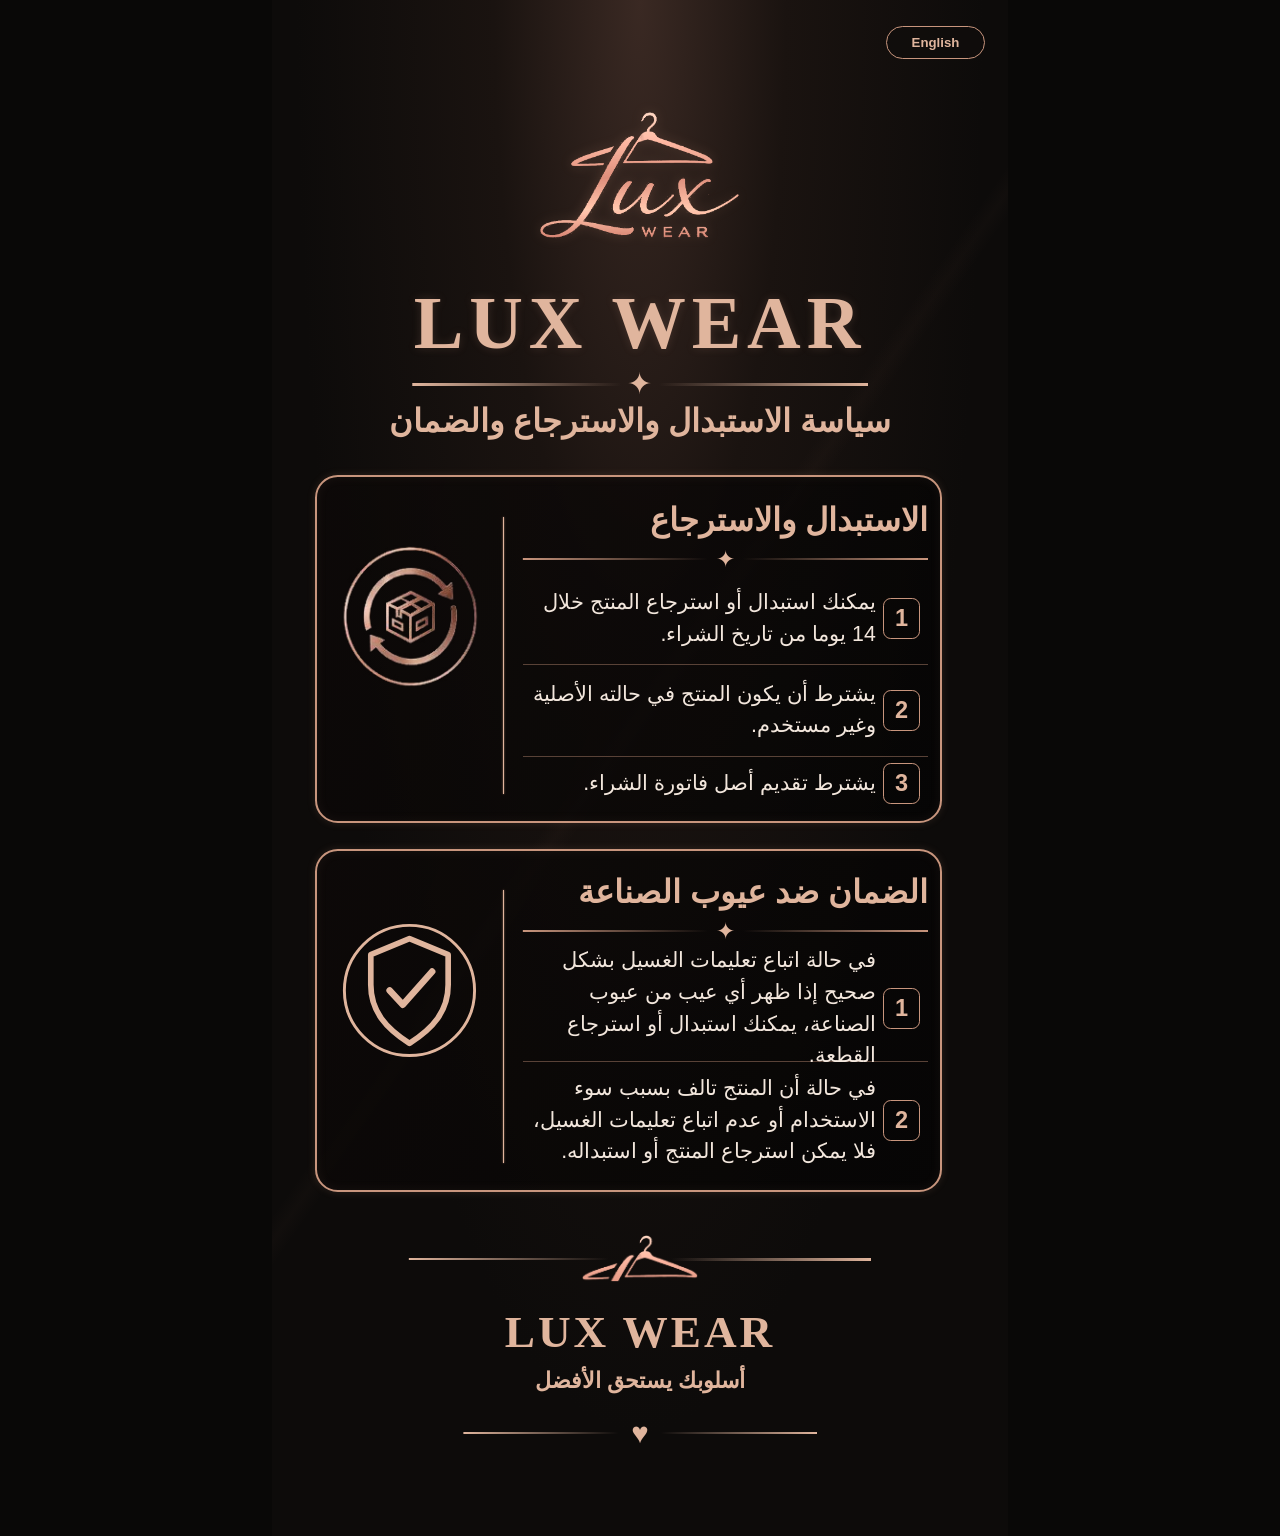
<file: lux_wear_policy_hanger_without_circle.html>
<!doctype html>
<html lang="ar" dir="rtl">
<head>
<meta charset="utf-8"><meta name="viewport" content="width=device-width,initial-scale=1,viewport-fit=cover">
<meta name="theme-color" content="#080605"><title>LUX WEAR | سياسة الاستبدال والاسترجاع والضمان</title>
<style>
:root{--bg:#100d0c;--panel:#1b1512;--panel2:#241a16;--rose:#c8957d;--rose-light:#e0b59d;--rose-dark:#9f705c;--white:#f2e6dc;--muted:#b7a398;--line:#594237}
*{box-sizing:border-box}
html,body{margin:0;min-height:100%;background:#090807;color:var(--white);font-family:Tahoma,Arial,sans-serif}
body{padding:0;display:flex;justify-content:center;align-items:flex-start}
#policy{width:min(100vw,736px);aspect-ratio:736/1536;position:relative;isolation:isolate;overflow:hidden;container-type:inline-size;background-color:#0d0b0a;background-image:radial-gradient(ellipse at 50% 0%,#3a2923 0,#1a1310 28%,#0d0b0a 66%);background-size:cover;background-position:center;background-repeat:no-repeat}
#policy .language{position:absolute;right:3.1%;top:1.7%;border:1.4px solid var(--rose);border-radius:999px;background:#100d0cb8;color:var(--rose-light);font-size:1.8cqw;font-weight:bold;padding:1.05cqw 2.2cqw;min-width:13.5%;cursor:pointer}
#policy .logo{position:absolute;top:7.05%;left:50%;transform:translateX(-50%);display:block;width:28.1%;height:auto;filter:drop-shadow(0 0 6px #d99a7c35)}
#policy .brand{position:absolute;top:18.45%;left:0;width:100%;text-align:center;font-family:Georgia,'Times New Roman',serif;font-weight:bold;letter-spacing:.8cqw;font-size:10.1cqw;line-height:1.1;color:var(--rose-light);text-shadow:0 0 10px #c8957d30}
#policy .brand-rule{position:absolute;top:24.05%;left:19%;width:62%;display:flex;align-items:center;gap:1.4%;color:var(--rose-light);font-size:4.1cqw;line-height:1}
#policy .brand-rule:before,#policy .brand-rule:after{content:"";height:.35cqw;flex:1;background:linear-gradient(90deg,transparent,var(--rose-light))}
#policy .brand-rule:after{transform:scaleX(-1)}
#policy .main-title{position:absolute;top:26.05%;left:4%;width:92%;text-align:center;color:var(--rose-light);font-size:4.35cqw;font-weight:bold;line-height:1.35;margin:0;white-space:nowrap}
#policy .card{position:absolute;left:5.8%;width:85.3%;border:2px solid var(--rose);border-radius:3.1cqw;background:linear-gradient(115deg,#0c0807b8,#030303b5);box-shadow:0 0 9px #c8957d27,inset 0 0 12px #e0b59d10}
#policy .card.one{top:30.95%;height:22.65%}
#policy .card.two{top:55.25%;height:22.35%}
#policy .separator{position:absolute;top:11.6%;bottom:8%;left:29.8%;width:1px;background:#e0b59d;box-shadow:0 0 2px #c8957d}
#policy .emblem{position:absolute;left:2.8%;top:19.1%;width:24.2%;height:auto;aspect-ratio:1;color:var(--rose-light)}
#policy .emblem svg{width:100%;height:100%;overflow:visible}
#policy .content{position:absolute;left:33.1%;right:2.0%;top:5.0%;bottom:3.2%;display:grid;min-width:0}
#policy .one .content{grid-template-rows:16% 9% 29% 29% 17%}
#policy .two .content{grid-template-rows:16% 9% 37.5% 37.5%}
#policy h2{font-size:4.35cqw;line-height:1.25;color:var(--rose-light);font-weight:bold;margin:0;align-self:center;text-align:right;white-space:nowrap}
#policy .rule{display:flex;align-items:center;gap:1.1cqw;color:var(--rose-light);font-size:3.1cqw;line-height:1}
#policy .rule:before,#policy .rule:after{content:"";height:.28cqw;flex:1;background:linear-gradient(90deg,transparent,var(--rose))}
#policy .rule:after{transform:scaleX(-1)}
#policy .point{display:grid;grid-template-columns:5.7cqw 1fr;gap:1.0cqw;align-items:center;border-bottom:1px solid #594237;min-width:0;padding:0 .4cqw}
#policy .point:last-child{border-bottom:0}
#policy .point p{font-size:2.9cqw;line-height:1.48;text-align:right;margin:0;color:#f2e6dc;font-weight:400}
#policy .number{width:5.0cqw;height:5.6cqw;justify-self:end;border:1.5px solid var(--rose);border-radius:1.05cqw;display:grid;place-items:center;color:var(--rose-light);font-size:3.2cqw;font-weight:bold;line-height:1}
#policy .footer-line{position:absolute;top:79.35%;left:18.6%;width:62.8%;display:flex;align-items:center;gap:1.3cqw;height:5.3%}
#policy .footer-line:before,#policy .footer-line:after{content:"";height:.3cqw;flex:1;background:linear-gradient(90deg,transparent,var(--rose-light))}
#policy .footer-line:after{transform:scaleX(-1)}
#policy .footer-hanger{width:9.4%;height:auto;aspect-ratio:1;border:0;border-radius:0;display:grid;place-items:center;color:var(--rose-light);flex:none;position:relative;z-index:2;overflow:visible}
#policy .footer-hanger img{width:270%;height:auto;max-width:none;max-height:none;object-fit:contain;display:block;position:relative;z-index:5;transform:translateY(-4%)}
#policy .footer-brand{position:absolute;top:85.0%;left:0;width:100%;text-align:center;font-family:Georgia,'Times New Roman',serif;font-weight:bold;font-size:6.15cqw;letter-spacing:.4cqw;color:var(--rose-light);line-height:1.15}
#policy .tagline{position:absolute;top:89.0%;left:0;width:100%;text-align:center;font-weight:bold;color:var(--rose-light);font-size:3.0cqw;line-height:1.3}
#policy .heart{position:absolute;top:92.35%;left:26%;width:48%;display:flex;align-items:center;gap:1.7cqw;color:var(--rose-light);font-size:4cqw;line-height:1}
#policy .heart:before,#policy .heart:after{content:"";height:.28cqw;flex:1;background:linear-gradient(90deg,transparent,var(--rose-light))}
#policy .heart:after{transform:scaleX(-1)}
#policy[lang="en"] .main-title{font-size:3.6cqw}
#policy[lang="en"] .content h2{text-align:left;font-size:3.95cqw;white-space:normal}
#policy[lang="en"] .point p{text-align:left;font-size:2.7cqw;line-height:1.48}
#policy[lang="en"] .point{grid-template-columns:5.7cqw 1fr}
#policy[lang="en"] .number{grid-column:1;grid-row:1;justify-self:start}
#policy[lang="en"] .card .content{direction:ltr}
#policy[lang="en"] .point{direction:ltr}
#policy[lang="en"] .footer-brand{letter-spacing:.2cqw}
@media(min-width:737px){#policy{width:736px}}

#policy:before{content:"";position:absolute;inset:0;pointer-events:none;opacity:.22;background:linear-gradient(125deg,transparent 0 47%,#b77e6320 48%,transparent 49% 100%);z-index:-1}
</style>
<div id="policy" lang="ar" dir="rtl">
<button class="language" id="policy-lang" type="button">English</button>
<img class="logo" alt="LUX WEAR" src="[data-uri]" />
<div class="brand">LUX WEAR</div>
<div class="brand-rule">✦</div>
<h1 class="main-title" data-ar="سياسة الاستبدال والاسترجاع والضمان" data-en="Exchange, Returns & Warranty Policy">سياسة الاستبدال والاسترجاع والضمان</h1>
<section class="card one">
 <div class="separator"></div>
 <div class="emblem" aria-label="رمز الاستبدال والاسترجاع"><img alt="" src="[data-uri]" style="display:block;width:100%;height:100%;object-fit:contain"></div>
 <div class="content">
  <h2 data-ar="الاستبدال والاسترجاع" data-en="Exchange & Returns">الاستبدال والاسترجاع</h2>
  <div class="rule">✦</div>
  <div class="point"><span class="number">1</span><p data-ar="يمكنك استبدال أو استرجاع المنتج خلال 14 يوما من تاريخ الشراء." data-en="You can exchange or return the product within 14 days from the purchase date.">يمكنك استبدال أو استرجاع المنتج خلال 14 يوما من تاريخ الشراء.</p></div>
  <div class="point"><span class="number">2</span><p data-ar="يشترط أن يكون المنتج في حالته الأصلية وغير مستخدم." data-en="The product must be in its original condition and unused.">يشترط أن يكون المنتج في حالته الأصلية وغير مستخدم.</p></div>
  <div class="point"><span class="number">3</span><p data-ar="يشترط تقديم أصل فاتورة الشراء." data-en="The original purchase invoice must be presented.">يشترط تقديم أصل فاتورة الشراء.</p></div>
 </div>
</section>
<section class="card two">
 <div class="separator"></div>
 <div class="emblem" aria-label="رمز الضمان"><svg viewBox="0 0 160 160">
  <circle cx="80" cy="80" r="69" stroke="currentColor" stroke-width="3.1" fill="none"/>
  <path d="M80 25 121 42v32c0 28-16 46-41 62C55 120 39 102 39 74V42Z" fill="none" stroke="currentColor" stroke-width="6" stroke-linejoin="round"/>
  <path d="m59 80 14 15 31-35" fill="none" stroke="currentColor" stroke-width="7" stroke-linecap="round" stroke-linejoin="round"/>
 </svg></div>
 <div class="content">
  <h2 data-ar="الضمان ضد عيوب الصناعة" data-en="Warranty Against Manufacturing Defects">الضمان ضد عيوب الصناعة</h2>
  <div class="rule">✦</div>
  <div class="point"><span class="number">1</span><p data-ar="في حالة اتباع تعليمات الغسيل بشكل صحيح إذا ظهر أي عيب من عيوب الصناعة، يمكنك استبدال أو استرجاع القطعة." data-en="If you follow the washing instructions correctly and a manufacturing defect appears, you may exchange or return the item.">في حالة اتباع تعليمات الغسيل بشكل صحيح إذا ظهر أي عيب من عيوب الصناعة، يمكنك استبدال أو استرجاع القطعة.</p></div>
  <div class="point"><span class="number">2</span><p data-ar="في حالة أن المنتج تالف بسبب سوء الاستخدام أو عدم اتباع تعليمات الغسيل، فلا يمكن استرجاع المنتج أو استبداله." data-en="If the product is damaged due to misuse or failure to follow washing instructions, it cannot be returned or exchanged.">في حالة أن المنتج تالف بسبب سوء الاستخدام أو عدم اتباع تعليمات الغسيل، فلا يمكن استرجاع المنتج أو استبداله.</p></div>
 </div>
</section>
<div class="footer-line"><div class="footer-hanger"><img alt="" src="[data-uri]"></div></div>
<div class="footer-brand">LUX WEAR</div>
<div class="tagline" data-ar="أسلوبك يستحق الأفضل" data-en="Your style deserves the best">أسلوبك يستحق الأفضل</div>
<div class="heart">♥</div>
</div>
<script>
(()=>{const root=document.getElementById('policy');const button=document.getElementById('policy-lang');let language='ar';button.addEventListener('click',()=>{language=language==='ar'?'en':'ar';root.lang=language;root.dir=language==='ar'?'rtl':'ltr';button.textContent=language==='ar'?'English':'العربية';root.querySelectorAll('[data-ar][data-en]').forEach(el=>el.textContent=language==='ar'?el.dataset.ar:el.dataset.en);});})();
</script>
</body></html>
</file>
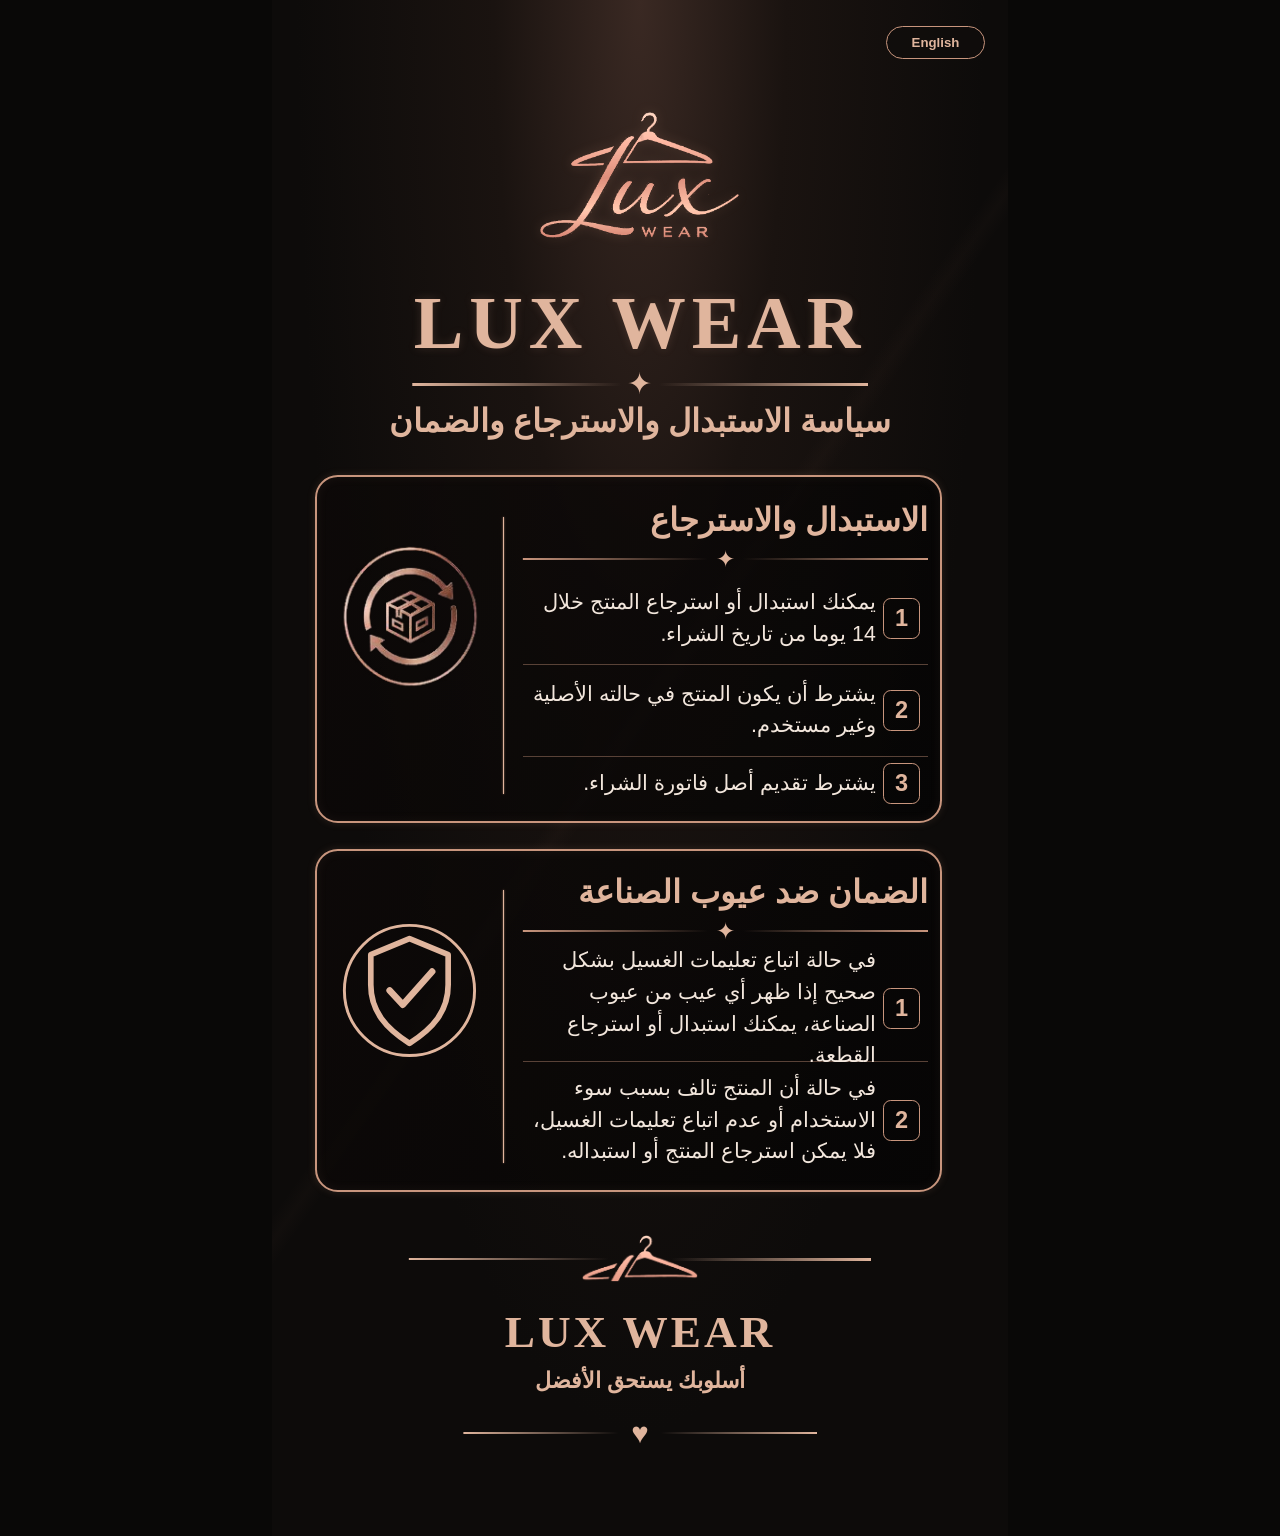
<file: policy.html>
<!doctype html>
<html lang="ar" dir="rtl">
<head>
<meta charset="utf-8"><meta name="viewport" content="width=device-width,initial-scale=1,viewport-fit=cover">
<meta name="theme-color" content="#080605"><title>LUX WEAR | سياسة الاستبدال والاسترجاع والضمان</title>
<style>
:root{--bg:#100d0c;--panel:#1b1512;--panel2:#241a16;--rose:#c8957d;--rose-light:#e0b59d;--rose-dark:#9f705c;--white:#f2e6dc;--muted:#b7a398;--line:#594237}
*{box-sizing:border-box}
html,body{margin:0;min-height:100%;background:#090807;color:var(--white);font-family:Tahoma,Arial,sans-serif}
body{padding:0;display:flex;justify-content:center;align-items:flex-start}
#policy{width:min(100vw,736px);aspect-ratio:736/1536;position:relative;isolation:isolate;overflow:hidden;container-type:inline-size;background-color:#0d0b0a;background-image:radial-gradient(ellipse at 50% 0%,#3a2923 0,#1a1310 28%,#0d0b0a 66%);background-size:cover;background-position:center;background-repeat:no-repeat}
#policy .language{position:absolute;right:3.1%;top:1.7%;border:1.4px solid var(--rose);border-radius:999px;background:#100d0cb8;color:var(--rose-light);font-size:1.8cqw;font-weight:bold;padding:1.05cqw 2.2cqw;min-width:13.5%;cursor:pointer}
#policy .logo{position:absolute;top:7.05%;left:50%;transform:translateX(-50%);display:block;width:28.1%;height:auto;filter:drop-shadow(0 0 6px #d99a7c35)}
#policy .brand{position:absolute;top:18.45%;left:0;width:100%;text-align:center;font-family:Georgia,'Times New Roman',serif;font-weight:bold;letter-spacing:.8cqw;font-size:10.1cqw;line-height:1.1;color:var(--rose-light);text-shadow:0 0 10px #c8957d30}
#policy .brand-rule{position:absolute;top:24.05%;left:19%;width:62%;display:flex;align-items:center;gap:1.4%;color:var(--rose-light);font-size:4.1cqw;line-height:1}
#policy .brand-rule:before,#policy .brand-rule:after{content:"";height:.35cqw;flex:1;background:linear-gradient(90deg,transparent,var(--rose-light))}
#policy .brand-rule:after{transform:scaleX(-1)}
#policy .main-title{position:absolute;top:26.05%;left:4%;width:92%;text-align:center;color:var(--rose-light);font-size:4.35cqw;font-weight:bold;line-height:1.35;margin:0;white-space:nowrap}
#policy .card{position:absolute;left:5.8%;width:85.3%;border:2px solid var(--rose);border-radius:3.1cqw;background:linear-gradient(115deg,#0c0807b8,#030303b5);box-shadow:0 0 9px #c8957d27,inset 0 0 12px #e0b59d10}
#policy .card.one{top:30.95%;height:22.65%}
#policy .card.two{top:55.25%;height:22.35%}
#policy .separator{position:absolute;top:11.6%;bottom:8%;left:29.8%;width:1px;background:#e0b59d;box-shadow:0 0 2px #c8957d}
#policy .emblem{position:absolute;left:2.8%;top:19.1%;width:24.2%;height:auto;aspect-ratio:1;color:var(--rose-light)}
#policy .emblem svg{width:100%;height:100%;overflow:visible}
#policy .content{position:absolute;left:33.1%;right:2.0%;top:5.0%;bottom:3.2%;display:grid;min-width:0}
#policy .one .content{grid-template-rows:16% 9% 29% 29% 17%}
#policy .two .content{grid-template-rows:16% 9% 37.5% 37.5%}
#policy h2{font-size:4.35cqw;line-height:1.25;color:var(--rose-light);font-weight:bold;margin:0;align-self:center;text-align:right;white-space:nowrap}
#policy .rule{display:flex;align-items:center;gap:1.1cqw;color:var(--rose-light);font-size:3.1cqw;line-height:1}
#policy .rule:before,#policy .rule:after{content:"";height:.28cqw;flex:1;background:linear-gradient(90deg,transparent,var(--rose))}
#policy .rule:after{transform:scaleX(-1)}
#policy .point{display:grid;grid-template-columns:5.7cqw 1fr;gap:1.0cqw;align-items:center;border-bottom:1px solid #594237;min-width:0;padding:0 .4cqw}
#policy .point:last-child{border-bottom:0}
#policy .point p{font-size:2.9cqw;line-height:1.48;text-align:right;margin:0;color:#f2e6dc;font-weight:400}
#policy .number{width:5.0cqw;height:5.6cqw;justify-self:end;border:1.5px solid var(--rose);border-radius:1.05cqw;display:grid;place-items:center;color:var(--rose-light);font-size:3.2cqw;font-weight:bold;line-height:1}
#policy .footer-line{position:absolute;top:79.35%;left:18.6%;width:62.8%;display:flex;align-items:center;gap:1.3cqw;height:5.3%}
#policy .footer-line:before,#policy .footer-line:after{content:"";height:.3cqw;flex:1;background:linear-gradient(90deg,transparent,var(--rose-light))}
#policy .footer-line:after{transform:scaleX(-1)}
#policy .footer-hanger{width:9.4%;height:auto;aspect-ratio:1;border:0;border-radius:0;display:grid;place-items:center;color:var(--rose-light);flex:none;position:relative;z-index:2;overflow:visible}
#policy .footer-hanger img{width:270%;height:auto;max-width:none;max-height:none;object-fit:contain;display:block;position:relative;z-index:5;transform:translateY(-4%)}
#policy .footer-brand{position:absolute;top:85.0%;left:0;width:100%;text-align:center;font-family:Georgia,'Times New Roman',serif;font-weight:bold;font-size:6.15cqw;letter-spacing:.4cqw;color:var(--rose-light);line-height:1.15}
#policy .tagline{position:absolute;top:89.0%;left:0;width:100%;text-align:center;font-weight:bold;color:var(--rose-light);font-size:3.0cqw;line-height:1.3}
#policy .heart{position:absolute;top:92.35%;left:26%;width:48%;display:flex;align-items:center;gap:1.7cqw;color:var(--rose-light);font-size:4cqw;line-height:1}
#policy .heart:before,#policy .heart:after{content:"";height:.28cqw;flex:1;background:linear-gradient(90deg,transparent,var(--rose-light))}
#policy .heart:after{transform:scaleX(-1)}
#policy[lang="en"] .main-title{font-size:3.6cqw}
#policy[lang="en"] .content h2{text-align:left;font-size:3.95cqw;white-space:normal}
#policy[lang="en"] .point p{text-align:left;font-size:2.7cqw;line-height:1.48}
#policy[lang="en"] .point{grid-template-columns:5.7cqw 1fr}
#policy[lang="en"] .number{grid-column:1;grid-row:1;justify-self:start}
#policy[lang="en"] .card .content{direction:ltr}
#policy[lang="en"] .point{direction:ltr}
#policy[lang="en"] .footer-brand{letter-spacing:.2cqw}
@media(min-width:737px){#policy{width:736px}}

#policy:before{content:"";position:absolute;inset:0;pointer-events:none;opacity:.22;background:linear-gradient(125deg,transparent 0 47%,#b77e6320 48%,transparent 49% 100%);z-index:-1}
</style>
<div id="policy" lang="ar" dir="rtl">
<button class="language" id="policy-lang" type="button">English</button>
<img class="logo" alt="LUX WEAR" src="[data-uri]" />
<div class="brand">LUX WEAR</div>
<div class="brand-rule">✦</div>
<h1 class="main-title" data-ar="سياسة الاستبدال والاسترجاع والضمان" data-en="Exchange, Returns & Warranty Policy">سياسة الاستبدال والاسترجاع والضمان</h1>
<section class="card one">
 <div class="separator"></div>
 <div class="emblem" aria-label="رمز الاستبدال والاسترجاع"><img alt="" src="[data-uri]" style="display:block;width:100%;height:100%;object-fit:contain"></div>
 <div class="content">
  <h2 data-ar="الاستبدال والاسترجاع" data-en="Exchange & Returns">الاستبدال والاسترجاع</h2>
  <div class="rule">✦</div>
  <div class="point"><span class="number">1</span><p data-ar="يمكنك استبدال أو استرجاع المنتج خلال 14 يوما من تاريخ الشراء." data-en="You can exchange or return the product within 14 days from the purchase date.">يمكنك استبدال أو استرجاع المنتج خلال 14 يوما من تاريخ الشراء.</p></div>
  <div class="point"><span class="number">2</span><p data-ar="يشترط أن يكون المنتج في حالته الأصلية وغير مستخدم." data-en="The product must be in its original condition and unused.">يشترط أن يكون المنتج في حالته الأصلية وغير مستخدم.</p></div>
  <div class="point"><span class="number">3</span><p data-ar="يشترط تقديم أصل فاتورة الشراء." data-en="The original purchase invoice must be presented.">يشترط تقديم أصل فاتورة الشراء.</p></div>
 </div>
</section>
<section class="card two">
 <div class="separator"></div>
 <div class="emblem" aria-label="رمز الضمان"><svg viewBox="0 0 160 160">
  <circle cx="80" cy="80" r="69" stroke="currentColor" stroke-width="3.1" fill="none"/>
  <path d="M80 25 121 42v32c0 28-16 46-41 62C55 120 39 102 39 74V42Z" fill="none" stroke="currentColor" stroke-width="6" stroke-linejoin="round"/>
  <path d="m59 80 14 15 31-35" fill="none" stroke="currentColor" stroke-width="7" stroke-linecap="round" stroke-linejoin="round"/>
 </svg></div>
 <div class="content">
  <h2 data-ar="الضمان ضد عيوب الصناعة" data-en="Warranty Against Manufacturing Defects">الضمان ضد عيوب الصناعة</h2>
  <div class="rule">✦</div>
  <div class="point"><span class="number">1</span><p data-ar="في حالة اتباع تعليمات الغسيل بشكل صحيح إذا ظهر أي عيب من عيوب الصناعة، يمكنك استبدال أو استرجاع القطعة." data-en="If you follow the washing instructions correctly and a manufacturing defect appears, you may exchange or return the item.">في حالة اتباع تعليمات الغسيل بشكل صحيح إذا ظهر أي عيب من عيوب الصناعة، يمكنك استبدال أو استرجاع القطعة.</p></div>
  <div class="point"><span class="number">2</span><p data-ar="في حالة أن المنتج تالف بسبب سوء الاستخدام أو عدم اتباع تعليمات الغسيل، فلا يمكن استرجاع المنتج أو استبداله." data-en="If the product is damaged due to misuse or failure to follow washing instructions, it cannot be returned or exchanged.">في حالة أن المنتج تالف بسبب سوء الاستخدام أو عدم اتباع تعليمات الغسيل، فلا يمكن استرجاع المنتج أو استبداله.</p></div>
 </div>
</section>
<div class="footer-line"><div class="footer-hanger"><img alt="" src="[data-uri]"></div></div>
<div class="footer-brand">LUX WEAR</div>
<div class="tagline" data-ar="أسلوبك يستحق الأفضل" data-en="Your style deserves the best">أسلوبك يستحق الأفضل</div>
<div class="heart">♥</div>
</div>
<script>
(()=>{const root=document.getElementById('policy');const button=document.getElementById('policy-lang');let language='ar';button.addEventListener('click',()=>{language=language==='ar'?'en':'ar';root.lang=language;root.dir=language==='ar'?'rtl':'ltr';button.textContent=language==='ar'?'English':'العربية';root.querySelectorAll('[data-ar][data-en]').forEach(el=>el.textContent=language==='ar'?el.dataset.ar:el.dataset.en);});})();
</script><script type="module" src="./luxwear-policy.js"></script>
</body></html>
</file>
